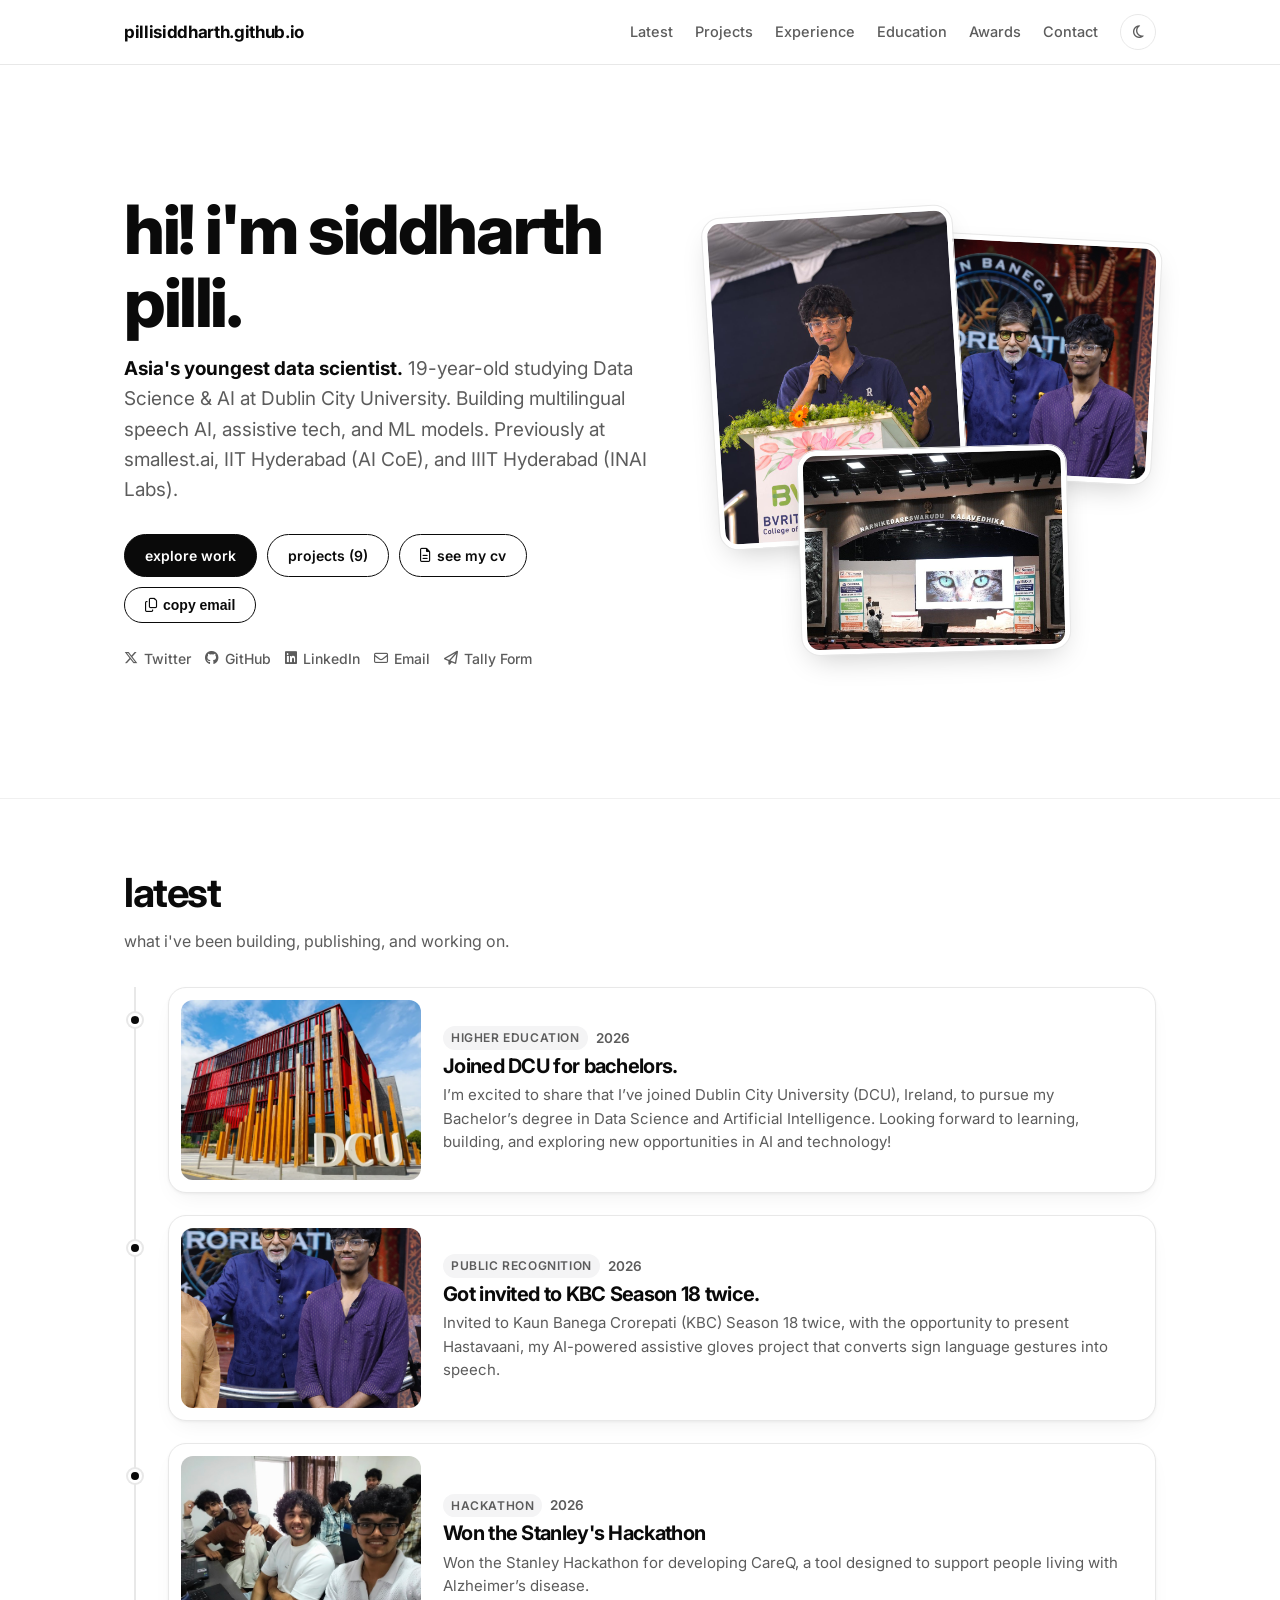
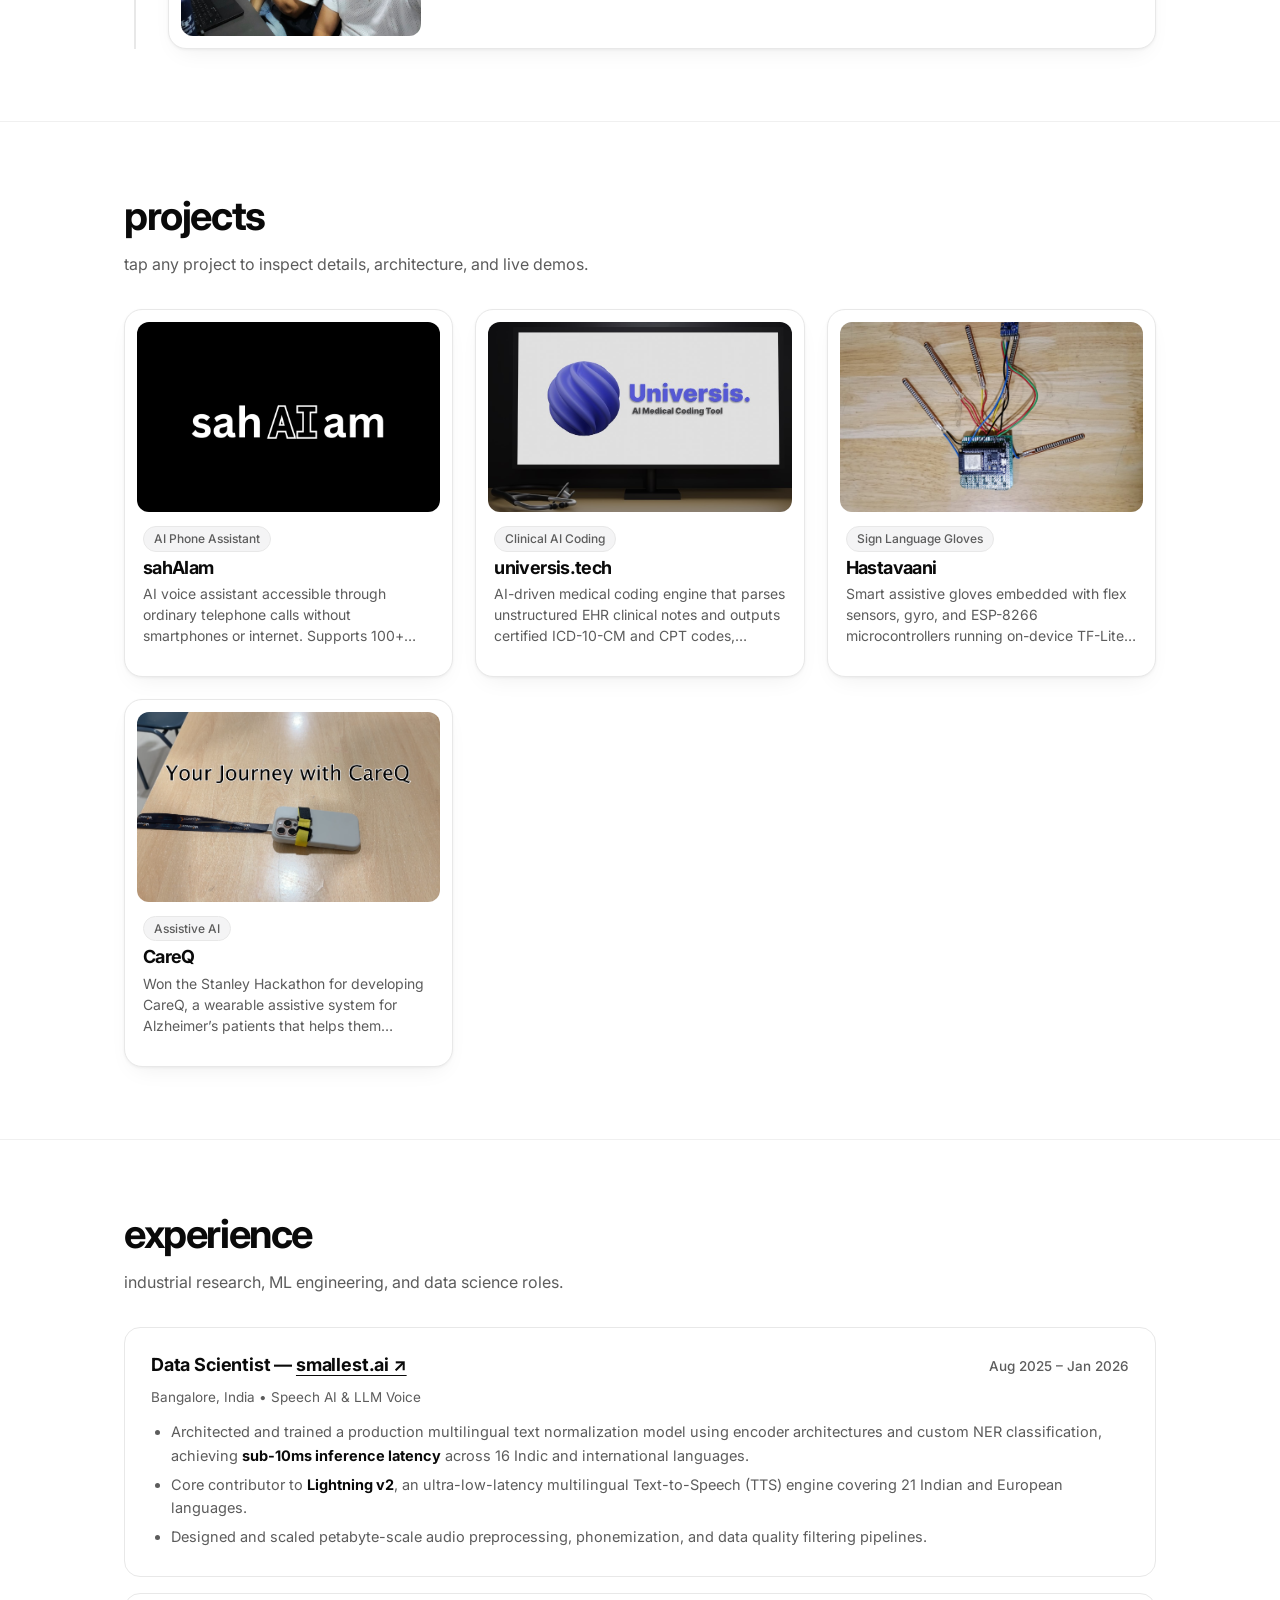
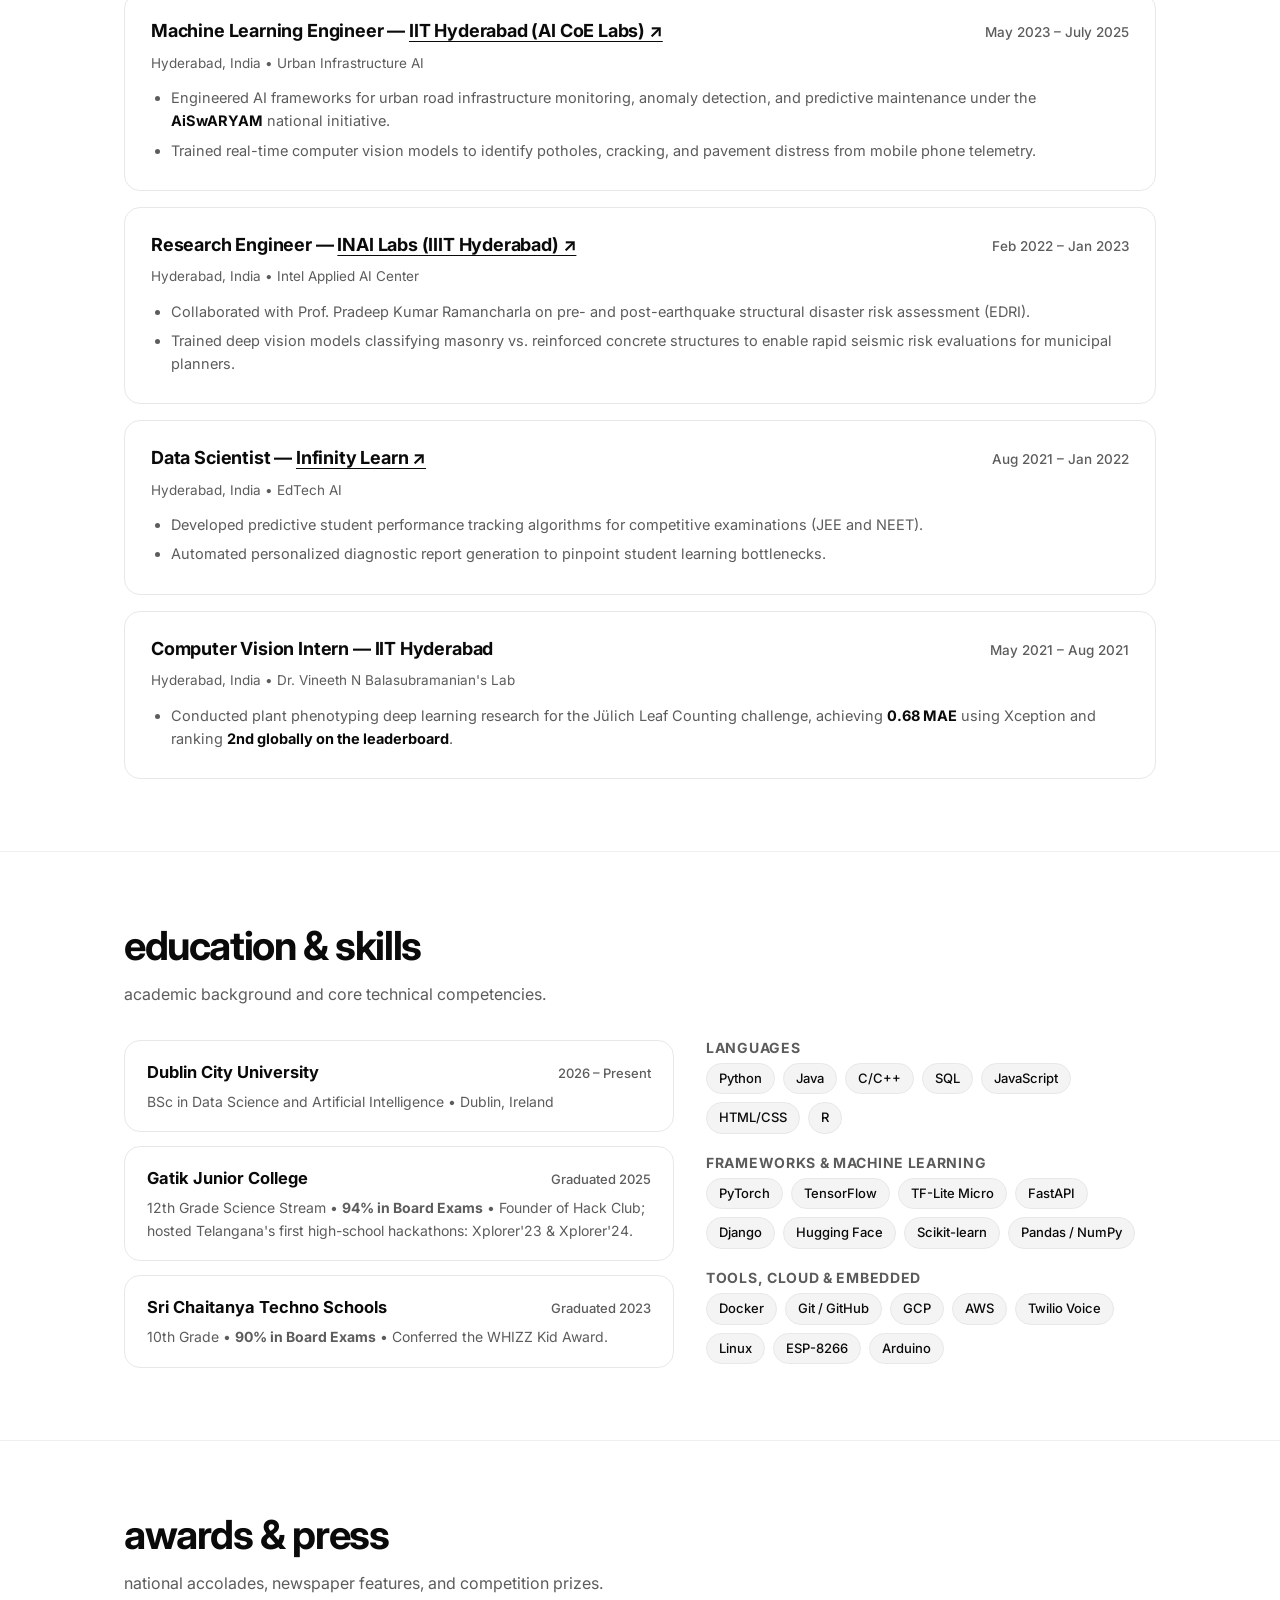
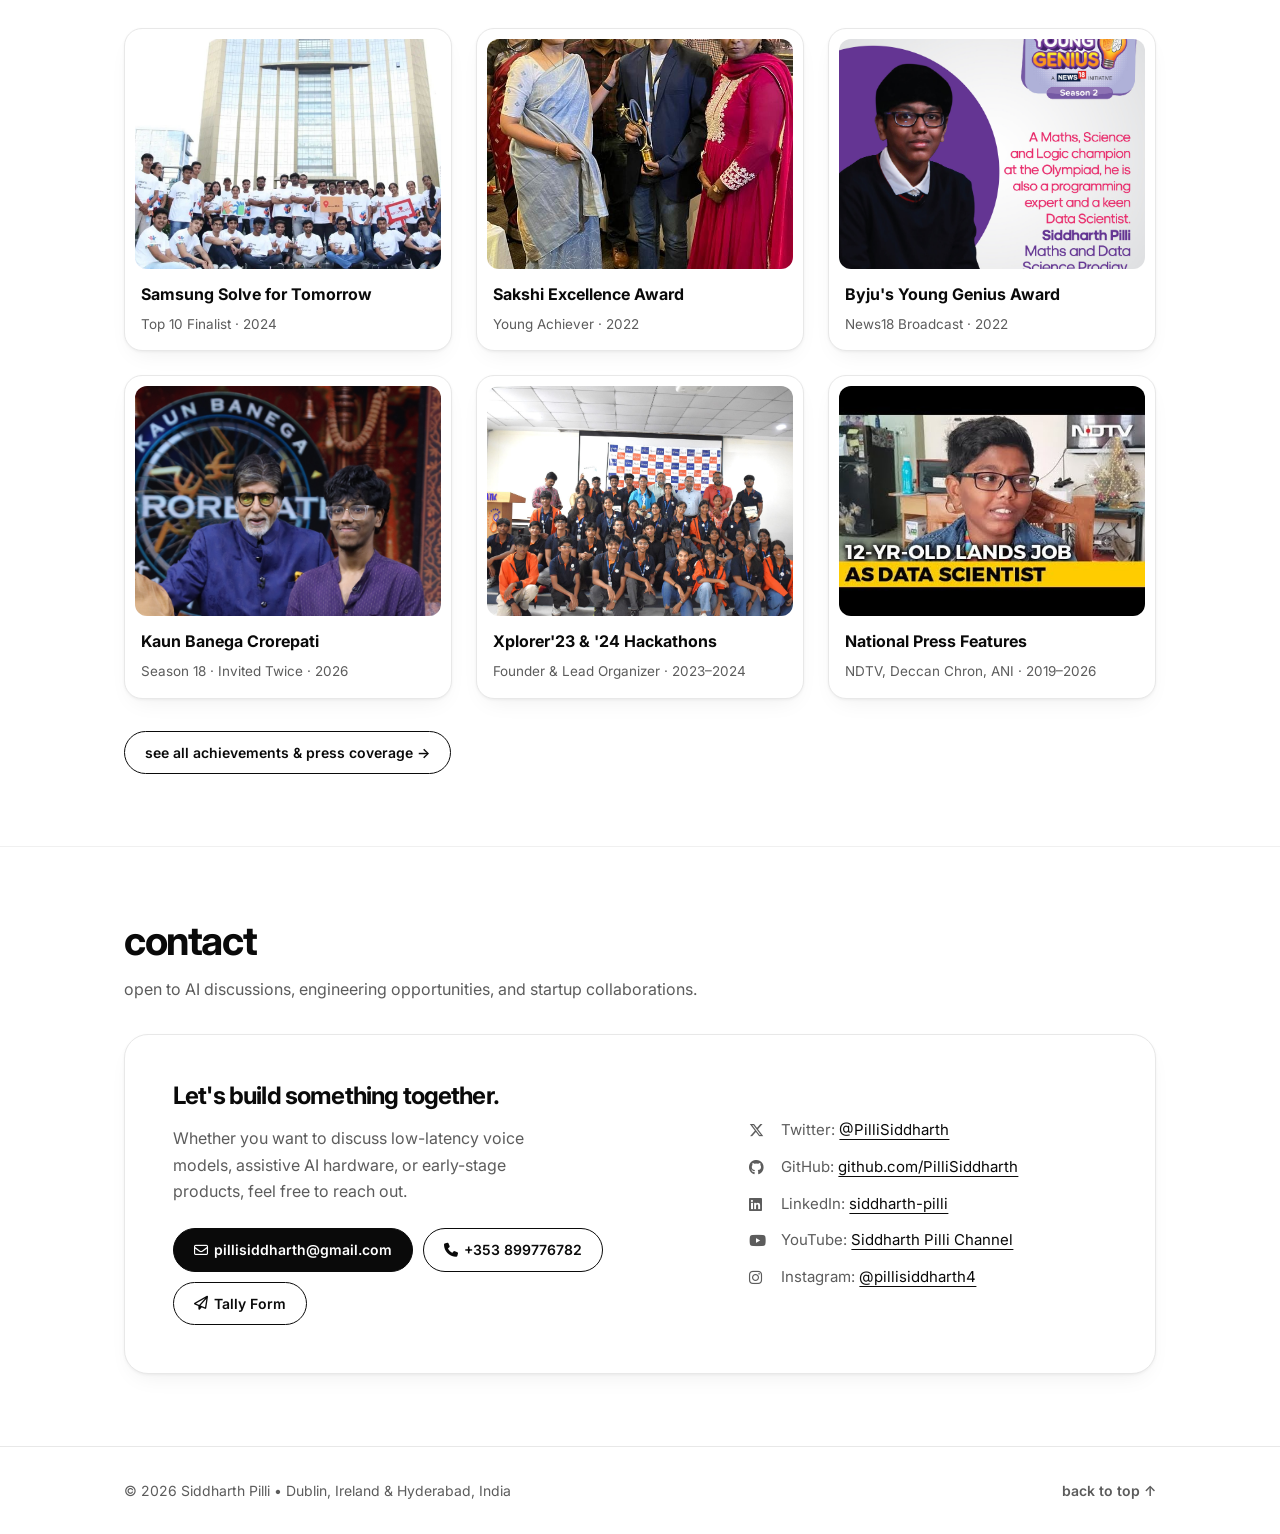
<file: index.html>
<!DOCTYPE html>
<html lang="en">
<head>
  <meta charset="utf-8">
  <meta name="viewport" content="width=device-width, initial-scale=1, viewport-fit=cover">
  <title>Siddharth Pilli — AI Researcher & Builder</title>
  <meta name="title" content="Siddharth Pilli — AI Researcher & Builder">
  <meta name="description" content="Asia's youngest data scientist. 19-year-old studying Data Science & AI at Dublin City University. Machine learning engineer & AI product builder (ex-smallest.ai, IIT Hyderabad, IIIT Hyderabad). Co-founder of sahAIam & universis.tech.">
  <meta name="author" content="Siddharth Pilli">
  <link rel="shortcut icon" href="assets/images/favicon.ico">

  <!-- Open Graph -->
  <meta property="og:type" content="website">
  <meta property="og:url" content="https://pillisiddharth.github.io/">
  <meta property="og:title" content="Siddharth Pilli — AI Researcher & Builder">
  <meta property="og:description" content="Asia's youngest data scientist. Dublin City University. ex-smallest.ai, IIT Hyderabad, IIIT Hyderabad. Co-founder of sahAIam & universis.tech.">
  <meta property="og:image" content="assets/uploads/sid.jpeg">
  <meta property="twitter:card" content="summary_large_image">
  <meta property="twitter:title" content="Siddharth Pilli — AI Researcher & Builder">
  <meta property="twitter:description" content="Asia's youngest data scientist. Machine learning engineer & AI product builder.">
  <meta property="twitter:image" content="assets/uploads/sid.jpeg">

  <!-- Fonts & Icons -->
  <link rel="preconnect" href="https://fonts.googleapis.com">
  <link rel="preconnect" href="https://fonts.gstatic.com" crossorigin>
  <link href="https://fonts.googleapis.com/css2?family=Inter:wght@300;400;500;600;700;800;900&family=JetBrains+Mono:wght@400;500&display=swap" rel="stylesheet">
  <link rel="stylesheet" href="https://cdnjs.cloudflare.com/ajax/libs/font-awesome/6.5.1/css/all.min.css">

  <style>
    :root {
      --t: 0.22s cubic-bezier(0.16, 1, 0.3, 1);
      --bg: #ffffff;
      --fg: #0a0a0a;
      --mut: #5c5c5c;
      --line: #e8e8e8;
      --line-subtle: #f0f0f0;
      --ph: #f5f5f7;
      --card-bg: #ffffff;
      --card-shadow: 0 1px 3px rgba(0,0,0,0.05), 0 10px 24px -10px rgba(0,0,0,0.08);
      --card-shadow-hover: 0 4px 12px rgba(0,0,0,0.08), 0 24px 44px -14px rgba(0,0,0,0.18);
      --pill-bg: #f4f4f5;
      --tag-bg: #f4f4f5;
      --accent: #0a0a0a;
      color-scheme: light;
      box-sizing: border-box;
      padding-top: env(safe-area-inset-top, 0px);
      padding-bottom: env(safe-area-inset-bottom, 0px);
    }

    [data-theme="dark"] {
      --bg: #0d0e11;
      --fg: #f4f4f6;
      --mut: #9fa2ac;
      --line: #22252c;
      --line-subtle: #191b20;
      --ph: #16181d;
      --card-bg: #13151a;
      --card-shadow: 0 1px 3px rgba(0,0,0,0.4), 0 10px 24px -10px rgba(0,0,0,0.5);
      --card-shadow-hover: 0 4px 16px rgba(0,0,0,0.6), 0 24px 48px -12px rgba(0,0,0,0.7);
      --pill-bg: #1c1e24;
      --tag-bg: #1c1e24;
      --accent: #f4f4f6;
      color-scheme: dark;
    }

    html {
      background: var(--bg);
      scroll-padding-top: calc(72px + env(safe-area-inset-top, 0px));
      scroll-behavior: smooth;
    }

    *, *::before, *::after {
      box-sizing: inherit;
    }

    body {
      margin: 0;
      background: var(--bg);
      color: var(--fg);
      font: 16px/1.65 'Inter', system-ui, -apple-system, BlinkMacSystemFont, sans-serif;
      transition: background-color var(--t), color var(--t);
      -webkit-font-smoothing: antialiased;
      -moz-osx-font-smoothing: grayscale;
    }

    a {
      color: inherit;
      text-decoration: none;
    }

    .wrap {
      max-width: 1080px;
      margin: 0 auto;
      padding: 0 24px;
    }

    /* Sticky Header */
    header {
      position: sticky;
      top: env(safe-area-inset-top, 0px);
      background: rgba(255, 255, 255, 0.92);
      backdrop-filter: saturate(180%) blur(16px);
      -webkit-backdrop-filter: saturate(180%) blur(16px);
      border-bottom: 1px solid var(--line);
      z-index: 50;
      transition: background-color var(--t), border-color var(--t);
    }

    [data-theme="dark"] header {
      background: rgba(13, 14, 17, 0.88);
    }

    header .wrap {
      display: flex;
      flex-wrap: wrap;
      gap: 12px 24px;
      align-items: center;
      justify-content: space-between;
      min-height: 64px;
    }

    .brand {
      font-weight: 700;
      font-size: 17px;
      letter-spacing: -0.02em;
      display: flex;
      align-items: center;
      gap: 8px;
    }

    .brand-dot {
      width: 8px;
      height: 8px;
      background: #10b981;
      border-radius: 50%;
      display: inline-block;
      box-shadow: 0 0 0 2px rgba(16, 185, 129, 0.2);
    }

    nav {
      display: flex;
      flex-wrap: wrap;
      align-items: center;
      gap: 8px 22px;
      color: var(--mut);
      font-size: 14.5px;
      font-weight: 500;
    }

    nav a {
      transition: color var(--t);
      position: relative;
    }

    nav a:hover {
      color: var(--fg);
    }

    .theme-toggle {
      all: unset;
      cursor: pointer;
      width: 34px;
      height: 34px;
      border-radius: 50%;
      display: flex;
      align-items: center;
      justify-content: center;
      color: var(--mut);
      border: 1px solid var(--line);
      transition: color var(--t), border-color var(--t), background-color var(--t);
    }

    .theme-toggle:hover {
      color: var(--fg);
      border-color: var(--fg);
      background: var(--pill-bg);
    }

    /* Section Styling */
    section {
      padding: 72px 0;
      border-bottom: 1px solid var(--line-subtle);
    }

    section:last-of-type {
      border-bottom: none;
    }

    h1, h2, h3, h4 {
      margin: 0 0 14px;
      letter-spacing: -0.035em;
      line-height: 1.08;
    }

    h1 {
      font-size: clamp(38px, 6.5vw, 68px);
      font-weight: 800;
    }

    h2 {
      font-size: clamp(28px, 4vw, 40px);
      font-weight: 700;
    }

    .sub {
      color: var(--mut);
      margin: 0 0 32px;
      font-size: 16px;
    }

    /* Hero Section */
    .hero {
      display: grid;
      grid-template-columns: 1.15fr 0.95fr;
      gap: 48px;
      align-items: center;
      padding-top: 56px;
      padding-bottom: 56px;
    }

    .lead {
      font-size: 19px;
      line-height: 1.6;
      max-width: 44ch;
      margin: 0 0 28px;
      color: var(--fg);
    }

    .lead-muted {
      color: var(--mut);
      font-weight: 400;
    }

    .pill-group {
      display: flex;
      flex-wrap: wrap;
      gap: 10px;
      margin-bottom: 24px;
    }

    .pill {
      display: inline-flex;
      align-items: center;
      gap: 6px;
      border-radius: 999px;
      padding: 9px 20px;
      font-size: 14px;
      font-weight: 600;
      border: 1px solid var(--fg);
      background: transparent;
      color: var(--fg);
      cursor: pointer;
      transition: background-color var(--t), color var(--t), transform var(--t), border-color var(--t);
    }

    .pill.solid {
      background: var(--fg);
      color: var(--bg);
    }

    .pill:hover {
      background: var(--fg);
      color: var(--bg);
      transform: translateY(-1px);
    }

    .pill.solid:hover {
      background: transparent;
      color: var(--fg);
    }

    .hero-socials {
      display: flex;
      flex-wrap: wrap;
      gap: 14px;
      color: var(--mut);
      font-size: 14px;
      font-weight: 500;
    }

    .hero-socials a {
      display: inline-flex;
      align-items: center;
      gap: 6px;
      transition: color var(--t);
    }

    .hero-socials a:hover {
      color: var(--fg);
    }

    /* Interactive Collage */
    .collage {
      position: relative;
      height: 440px;
      width: 100%;
    }

    .tile {
      all: unset;
      cursor: pointer;
      position: absolute;
      border-radius: 18px;
      overflow: hidden;
      border: 5px solid var(--bg);
      outline: 1px solid var(--line);
      background: var(--ph);
      box-shadow: 0 12px 30px -10px rgba(0,0,0,0.22);
      transition: transform 0.35s cubic-bezier(0.16, 1, 0.3, 1), box-shadow 0.35s ease, z-index 0.35s ease;
    }

    .tile:focus-visible,
    .card:focus-visible,
    .btn:focus-visible,
    .fr:focus-visible,
    .post:focus-visible {
      outline: 3px solid var(--fg);
      outline-offset: 3px;
    }

    .t1 {
      width: 54%;
      aspect-ratio: 3/4;
      left: 0;
      top: 0;
      transform: rotate(-3.5deg);
      z-index: 2;
    }

    .t2 {
      width: 52%;
      aspect-ratio: 1;
      right: 0;
      top: 6%;
      transform: rotate(3deg);
      z-index: 1;
    }

    .t3 {
      width: 58%;
      aspect-ratio: 4/3;
      left: 20%;
      bottom: 0;
      transform: rotate(-1.5deg);
      z-index: 3;
    }

    .tile:hover {
      z-index: 10;
      transform: rotate(0deg) scale(1.05);
      box-shadow: 0 24px 48px -12px rgba(0,0,0,0.4);
    }

    .tile-overlay {
      position: absolute;
      inset: 0;
      background: linear-gradient(180deg, transparent 60%, rgba(0,0,0,0.7) 100%);
      opacity: 0;
      transition: opacity var(--t);
      display: flex;
      align-items: flex-end;
      padding: 14px 16px;
      color: #fff;
      font-size: 13px;
      font-weight: 600;
    }

    .tile:hover .tile-overlay {
      opacity: 1;
    }

    .ph {
      background: var(--ph);
      width: 100%;
      height: 100%;
      display: flex;
      align-items: center;
      justify-content: center;
      color: var(--mut);
      font-size: 13px;
    }

    .ph img, .thumb img, .im img, .big img, .tile img {
      width: 100%;
      height: 100%;
      object-fit: cover;
      display: block;
    }

    /* Timeline Section (#latest) */
    .tl {
      display: grid;
      gap: 22px;
      padding-left: 32px;
      border-left: 2px solid var(--line);
      margin-left: 10px;
      position: relative;
    }

    .ev {
      position: relative;
    }

    .ev::before {
      content: "";
      position: absolute;
      left: -40px;
      top: 26px;
      width: 14px;
      height: 14px;
      border-radius: 50%;
      background: var(--fg);
      border: 3px solid var(--bg);
      box-shadow: 0 0 0 2px var(--line);
      transition: transform var(--t), background-color var(--t);
    }

    .ev:hover::before {
      transform: scale(1.2);
    }

    .post {
      all: unset;
      box-sizing: border-box;
      cursor: pointer;
      display: grid;
      grid-template-columns: 240px 1fr;
      gap: 22px;
      padding: 12px;
      border-radius: 18px;
      overflow: hidden;
      width: 100%;
      background: var(--card-bg);
      border: 1px solid var(--line);
      box-shadow: var(--card-shadow);
      transition: transform var(--t), box-shadow var(--t), border-color var(--t);
    }

    .post:hover {
      transform: translateY(-4px);
      box-shadow: var(--card-shadow-hover);
      border-color: var(--fg);
    }

    .post .im {
      aspect-ratio: 4/3;
      border-radius: 12px;
      overflow: hidden;
      background: var(--ph);
    }

    .post .tx {
      padding: 10px 16px 10px 0;
      align-self: center;
    }

    .post-meta {
      display: flex;
      align-items: center;
      gap: 8px;
      margin-bottom: 6px;
    }

    .post-tag {
      font-size: 12px;
      font-weight: 600;
      text-transform: uppercase;
      letter-spacing: 0.05em;
      padding: 2px 8px;
      border-radius: 999px;
      background: var(--tag-bg);
      color: var(--mut);
    }

    .post .dt {
      color: var(--mut);
      font-weight: 600;
      font-size: 13.5px;
    }

    .post h3 {
      margin: 2px 0 6px;
      font-size: 20px;
      font-weight: 700;
    }

    .post p {
      margin: 0;
      color: var(--mut);
      font-size: 15px;
      line-height: 1.55;
    }

    /* Projects Grid Section (#projects) */
    .cards {
      display: grid;
      grid-template-columns: repeat(3, 1fr);
      gap: 22px;
    }

    .card {
      all: unset;
      box-sizing: border-box;
      cursor: pointer;
      display: flex;
      flex-direction: column;
      padding: 12px;
      border-radius: 18px;
      overflow: hidden;
      background: var(--card-bg);
      border: 1px solid var(--line);
      box-shadow: var(--card-shadow);
      transition: transform var(--t), box-shadow var(--t), border-color var(--t);
    }

    .card:hover {
      transform: translateY(-6px);
      box-shadow: var(--card-shadow-hover);
      border-color: var(--fg);
    }

    .thumb {
      aspect-ratio: 16/10;
      background: var(--ph);
      border-radius: 12px;
      overflow: hidden;
    }

    .cb {
      padding: 14px 6px 6px;
      display: flex;
      flex-direction: column;
      flex-grow: 1;
    }

    .cb-top {
      display: flex;
      justify-content: space-between;
      align-items: center;
      margin-bottom: 6px;
    }

    .cb h3 {
      margin: 0 0 6px;
      font-size: 18px;
      font-weight: 700;
    }

    .cb p {
      margin: 0 0 12px;
      color: var(--mut);
      font-size: 14px;
      line-height: 1.5;
      display: -webkit-box;
      -webkit-line-clamp: 3;
      -webkit-box-orient: vertical;
      overflow: hidden;
      flex-grow: 1;
    }

    .chip {
      display: inline-block;
      background: var(--tag-bg);
      border: 1px solid var(--line);
      border-radius: 999px;
      padding: 2px 10px;
      font-size: 12px;
      font-weight: 500;
      color: var(--mut);
    }

    /* Experience Section (#experience) */
    .exp-list {
      display: grid;
      gap: 16px;
    }

    .exp-item {
      padding: 22px 26px;
      border-radius: 16px;
      border: 1px solid var(--line);
      background: var(--card-bg);
      transition: border-color var(--t), box-shadow var(--t);
    }

    .exp-item:hover {
      border-color: var(--fg);
      box-shadow: var(--card-shadow);
    }

    .exp-header {
      display: flex;
      flex-wrap: wrap;
      justify-content: space-between;
      align-items: baseline;
      gap: 6px 16px;
      margin-bottom: 6px;
    }

    .exp-role {
      font-size: 18px;
      font-weight: 700;
      letter-spacing: -0.01em;
    }

    .exp-role a {
      color: inherit;
      text-decoration: underline;
      text-underline-offset: 4px;
    }

    .exp-period {
      font-size: 13.5px;
      color: var(--mut);
      font-weight: 500;
    }

    .exp-location {
      font-size: 13.5px;
      color: var(--mut);
      margin-bottom: 12px;
    }

    .exp-bullets {
      margin: 0;
      padding-left: 20px;
      color: var(--mut);
      font-size: 14.5px;
      line-height: 1.6;
    }

    .exp-bullets li {
      margin-bottom: 6px;
    }

    .exp-bullets li strong {
      color: var(--fg);
    }

    /* Education & Skills Section */
    .edu-grid {
      display: grid;
      grid-template-columns: 1.1fr 0.9fr;
      gap: 32px;
    }

    .edu-list {
      display: grid;
      gap: 14px;
    }

    .edu-card {
      padding: 18px 22px;
      border-radius: 16px;
      border: 1px solid var(--line);
      background: var(--card-bg);
    }

    .edu-school {
      font-weight: 700;
      font-size: 16.5px;
      display: flex;
      justify-content: space-between;
      align-items: baseline;
    }

    .edu-date {
      font-size: 13px;
      color: var(--mut);
      font-weight: 500;
    }

    .edu-detail {
      font-size: 14px;
      color: var(--mut);
      margin-top: 4px;
    }

    .skills-block {
      display: grid;
      gap: 18px;
    }

    .skill-cat h4 {
      font-size: 14px;
      text-transform: uppercase;
      letter-spacing: 0.05em;
      color: var(--mut);
      margin-bottom: 8px;
    }

    .skill-tags {
      display: flex;
      flex-wrap: wrap;
      gap: 8px;
    }

    .skill-pill {
      font-size: 13px;
      font-weight: 500;
      padding: 4px 12px;
      background: var(--pill-bg);
      border: 1px solid var(--line);
      border-radius: 999px;
    }

    /* Awards Wall Section (#awards) */
    .wall {
      display: grid;
      grid-template-columns: repeat(3, 1fr);
      gap: 24px;
    }

    .fr {
      all: unset;
      box-sizing: border-box;
      cursor: pointer;
      display: block;
      border-radius: 18px;
      padding: 10px;
      background: var(--card-bg);
      border: 1px solid var(--line);
      box-shadow: var(--card-shadow);
      transition: transform var(--t), box-shadow var(--t), border-color var(--t);
    }

    .fr .im {
      aspect-ratio: 4/3;
      border-radius: 12px;
      overflow: hidden;
      background: var(--ph);
    }

    .fr:hover {
      transform: translateY(-6px);
      box-shadow: var(--card-shadow-hover);
      border-color: var(--fg);
    }

    .plaque {
      padding: 12px 6px 4px;
    }

    .plaque b {
      display: block;
      font-size: 16px;
      font-weight: 700;
      margin-bottom: 3px;
    }

    .plaque span {
      color: var(--mut);
      font-size: 13.5px;
    }

    /* Contact Section (#contact) */
    .contact-box {
      background: var(--card-bg);
      border: 1px solid var(--line);
      border-radius: 24px;
      padding: 48px;
      display: grid;
      grid-template-columns: 1.2fr 0.8fr;
      gap: 40px;
      align-items: center;
      box-shadow: var(--card-shadow);
    }

    .contact-links {
      display: flex;
      flex-direction: column;
      gap: 12px;
    }

    .contact-item {
      display: flex;
      align-items: center;
      gap: 12px;
      font-size: 15px;
      color: var(--mut);
    }

    .contact-item a {
      color: var(--fg);
      text-decoration: underline;
      text-underline-offset: 4px;
    }

    /* Footer */
    footer {
      border-top: 1px solid var(--line);
      padding: 32px 0;
      color: var(--mut);
      font-size: 14px;
    }

    footer .wrap {
      display: flex;
      justify-content: space-between;
      align-items: center;
      flex-wrap: wrap;
      gap: 12px;
    }

    /* Interactive Fullscreen Viewer (#viewer) */
    #viewer {
      position: fixed;
      inset: 0;
      background: rgba(0, 0, 0, 0.7);
      backdrop-filter: blur(12px);
      -webkit-backdrop-filter: blur(12px);
      z-index: 100;
      overflow-y: auto;
      padding: 32px 20px;
      display: flex;
      align-items: center;
      justify-content: center;
    }

    #viewer[hidden] {
      display: none !important;
    }

    .viewer-dialog {
      background: var(--bg);
      color: var(--fg);
      border-radius: 24px;
      border: 1px solid var(--line);
      box-shadow: 0 32px 72px -16px rgba(0,0,0,0.4);
      max-width: 1080px;
      width: 100%;
      overflow: hidden;
      animation: modalPop 0.25s cubic-bezier(0.16, 1, 0.3, 1);
    }

    @keyframes modalPop {
      from { transform: scale(0.96); opacity: 0; }
      to { transform: scale(1); opacity: 1; }
    }

    .vbar {
      display: flex;
      justify-content: space-between;
      align-items: center;
      padding: 16px 24px;
      border-bottom: 1px solid var(--line);
      color: var(--mut);
      font-size: 14px;
      font-weight: 500;
    }

    .vbody {
      display: grid;
      grid-template-columns: 1.4fr 1fr;
      gap: 36px;
      padding: 32px 28px;
      align-items: start;
    }

    .big {
      aspect-ratio: 4/3;
      border-radius: 16px;
      overflow: hidden;
      background: var(--ph);
      border: 1px solid var(--line);
    }

    .big img {
      width: 100%;
      height: 100%;
      object-fit: contain;
      background: #000;
    }

    .vinfo h2 {
      margin: 10px 0 12px;
      font-size: 26px;
      font-weight: 700;
    }

    .vinfo p {
      color: var(--mut);
      font-size: 15px;
      line-height: 1.6;
      margin: 0 0 20px;
    }

    .tog {
      display: flex;
      gap: 8px;
      margin: 0 0 24px;
    }

    .btn {
      all: unset;
      cursor: pointer;
      border: 1px solid var(--fg);
      border-radius: 999px;
      padding: 7px 18px;
      font-weight: 600;
      font-size: 13.5px;
      color: var(--fg);
      transition: background-color var(--t), color var(--t);
    }

    .btn:hover, .btn[aria-pressed="true"] {
      background: var(--fg);
      color: var(--bg);
    }

    .nav2 {
      display: flex;
      gap: 10px;
      margin-top: 24px;
      padding-top: 20px;
      border-top: 1px solid var(--line);
    }

    /* Micro-interactions & animations */
    .card, .post, .tile, .fr {
      transition: transform var(--t), box-shadow var(--t), border-color var(--t);
    }

    .thumb>*, .post .im>*, .fr .im>* {
      transition: transform 0.4s cubic-bezier(0.16, 1, 0.3, 1);
    }

    .card:hover .thumb>*, .post:hover .im>*, .fr:hover .im>* {
      transform: scale(1.05);
    }

    /* Toast Notification */
    .toast {
      position: fixed;
      bottom: 24px;
      left: 50%;
      transform: translateX(-50%) translateY(100px);
      background: var(--fg);
      color: var(--bg);
      padding: 10px 22px;
      border-radius: 999px;
      font-size: 14px;
      font-weight: 600;
      z-index: 200;
      opacity: 0;
      pointer-events: none;
      transition: transform 0.3s cubic-bezier(0.16, 1, 0.3, 1), opacity 0.3s ease;
      box-shadow: 0 8px 24px rgba(0,0,0,0.25);
    }

    .toast.show {
      transform: translateX(-50%) translateY(0);
      opacity: 1;
    }

    /* Responsive */
    @media (max-width: 860px) {
      .hero {
        grid-template-columns: 1fr;
        padding-top: 32px;
        gap: 36px;
      }

      .collage {
        height: 350px;
      }

      .vbody {
        grid-template-columns: 1fr;
        gap: 24px;
        padding: 20px;
      }

      .cards {
        grid-template-columns: repeat(2, 1fr);
      }

      .post {
        grid-template-columns: 1fr;
      }

      .post .im {
        aspect-ratio: 16/9;
      }

      .wall {
        grid-template-columns: repeat(2, 1fr);
        gap: 16px;
      }

      .edu-grid {
        grid-template-columns: 1fr;
      }

      .contact-box {
        grid-template-columns: 1fr;
        padding: 32px 24px;
      }
    }

    @media (max-width: 580px) {
      .cards {
        grid-template-columns: 1fr;
      }

      .wall {
        grid-template-columns: 1fr;
      }

      .collage {
        height: 300px;
      }
    }
  </style>
</head>

<body>
  <!-- Header Navigation -->
  <header>
    <div class="wrap">
      <a href="#top" class="brand">
        <b>pillisiddharth.github.io</b>
      </a>
      <nav>
        <a href="#latest">Latest</a>
        <a href="#projects">Projects</a>
        <a href="#experience">Experience</a>
        <a href="#education">Education</a>
        <a href="#awards">Awards</a>
        <a href="#contact">Contact</a>
        <button class="theme-toggle" id="theme-btn" aria-label="Toggle Dark Mode" title="Toggle theme">
          <i class="fa-regular fa-moon" id="theme-icon"></i>
        </button>
      </nav>
    </div>
  </header>

  <main id="top">
    <!-- Hero Section -->
    <section>
      <div class="wrap hero">
        <div>
          <h1>hi! i'm siddharth pilli.</h1>
          <p class="lead">
            <b>Asia's youngest data scientist.</b> <span class="lead-muted">19-year-old studying Data Science &amp; AI at Dublin City University. Building multilingual speech AI, assistive tech, and ML models. Previously at smallest.ai, IIT Hyderabad (AI CoE), and IIIT Hyderabad (INAI Labs).</span>
          </p>

          <div class="pill-group">
            <a class="pill solid" href="#latest">explore work</a>
            <a class="pill" href="#projects">projects (9)</a>
            <a class="pill" href="assets/uploads/resume.pdf" target="_blank"><i class="fa-regular fa-file-lines"></i> see my cv</a>
            <button class="pill" id="copy-email-btn" type="button"><i class="fa-regular fa-copy"></i> copy email</button>
          </div>

          <div class="hero-socials">
            <a href="https://twitter.com/PilliSiddharth" target="_blank" rel="noopener"><i class="fa-brands fa-x-twitter"></i> Twitter</a>
            <a href="https://github.com/PilliSiddharth" target="_blank" rel="noopener"><i class="fa-brands fa-github"></i> GitHub</a>
            <a href="https://www.linkedin.com/in/siddharth-pilli-583190268/" target="_blank" rel="noopener"><i class="fa-brands fa-linkedin"></i> LinkedIn</a>
            <a href="mailto:pillisiddharth@gmail.com"><i class="fa-regular fa-envelope"></i> Email</a>
            <a href="https://tally.so/r/wkNJpo" target="_blank" rel="noopener"><i class="fa-regular fa-paper-plane"></i> Tally Form</a>
          </div>
        </div>

        <!-- Interactive Floating Collage with Real Photos -->
        <div class="collage" id="collage" aria-label="Photo collage of Siddharth Pilli"></div>
      </div>
    </section>

    <!-- Latest Updates Section -->
    <section id="latest">
      <div class="wrap">
        <h2>latest</h2>
        <p class="sub">what i've been building, publishing, and working on.</p>
        <div class="tl" id="tl"></div>
      </div>
    </section>

    <!-- Selected Projects Section -->
    <section id="projects">
      <div class="wrap">
        <h2>projects</h2>
        <p class="sub">tap any project to inspect details, architecture, and live demos.</p>
        <div class="cards" id="cards"></div>
      </div>
    </section>

    <!-- Work & Research Experience Section -->
    <section id="experience">
      <div class="wrap">
        <h2>experience</h2>
        <p class="sub">industrial research, ML engineering, and data science roles.</p>
        <div class="exp-list">
          <div class="exp-item">
            <div class="exp-header">
              <span class="exp-role">Data Scientist — <a href="https://smallest.ai" target="_blank" rel="noopener">smallest.ai ↗</a></span>
              <span class="exp-period">Aug 2025 – Jan 2026</span>
            </div>
            <div class="exp-location">Bangalore, India • Speech AI &amp; LLM Voice</div>
            <ul class="exp-bullets">
              <li>Architected and trained a production multilingual text normalization model using encoder architectures and custom NER classification, achieving <strong>sub-10ms inference latency</strong> across 16 Indic and international languages.</li>
              <li>Core contributor to <strong>Lightning v2</strong>, an ultra-low-latency multilingual Text-to-Speech (TTS) engine covering 21 Indian and European languages.</li>
              <li>Designed and scaled petabyte-scale audio preprocessing, phonemization, and data quality filtering pipelines.</li>
            </ul>
          </div>

          <div class="exp-item">
            <div class="exp-header">
              <span class="exp-role">Machine Learning Engineer — <a href="https://aiswaryam.ai.iith.ac.in/" target="_blank" rel="noopener">IIT Hyderabad (AI CoE Labs) ↗</a></span>
              <span class="exp-period">May 2023 – July 2025</span>
            </div>
            <div class="exp-location">Hyderabad, India • Urban Infrastructure AI</div>
            <ul class="exp-bullets">
              <li>Engineered AI frameworks for urban road infrastructure monitoring, anomaly detection, and predictive maintenance under the <strong>AiSwARYAM</strong> national initiative.</li>
              <li>Trained real-time computer vision models to identify potholes, cracking, and pavement distress from mobile phone telemetry.</li>
            </ul>
          </div>

          <div class="exp-item">
            <div class="exp-header">
              <span class="exp-role">Research Engineer — <a href="https://blogs.iiit.ac.in/edri/" target="_blank" rel="noopener">INAI Labs (IIIT Hyderabad) ↗</a></span>
              <span class="exp-period">Feb 2022 – Jan 2023</span>
            </div>
            <div class="exp-location">Hyderabad, India • Intel Applied AI Center</div>
            <ul class="exp-bullets">
              <li>Collaborated with Prof. Pradeep Kumar Ramancharla on pre- and post-earthquake structural disaster risk assessment (EDRI).</li>
              <li>Trained deep vision models classifying masonry vs. reinforced concrete structures to enable rapid seismic risk evaluations for municipal planners.</li>
            </ul>
          </div>

          <div class="exp-item">
            <div class="exp-header">
              <span class="exp-role">Data Scientist — <a href="https://infinitylearn.com/" target="_blank" rel="noopener">Infinity Learn ↗</a></span>
              <span class="exp-period">Aug 2021 – Jan 2022</span>
            </div>
            <div class="exp-location">Hyderabad, India • EdTech AI</div>
            <ul class="exp-bullets">
              <li>Developed predictive student performance tracking algorithms for competitive examinations (JEE and NEET).</li>
              <li>Automated personalized diagnostic report generation to pinpoint student learning bottlenecks.</li>
            </ul>
          </div>

          <div class="exp-item">
            <div class="exp-header">
              <span class="exp-role">Computer Vision Intern — IIT Hyderabad</span>
              <span class="exp-period">May 2021 – Aug 2021</span>
            </div>
            <div class="exp-location">Hyderabad, India • Dr. Vineeth N Balasubramanian's Lab</div>
            <ul class="exp-bullets">
              <li>Conducted plant phenotyping deep learning research for the Jülich Leaf Counting challenge, achieving <strong>0.68 MAE</strong> using Xception and ranking <strong>2nd globally on the leaderboard</strong>.</li>
            </ul>
          </div>
        </div>
      </div>
    </section>

    <!-- Education & Skills Section -->
    <section id="education">
      <div class="wrap">
        <h2>education &amp; skills</h2>
        <p class="sub">academic background and core technical competencies.</p>
        <div class="edu-grid">
          <div class="edu-list">
            <div class="edu-card">
              <div class="edu-school">
                <span>Dublin City University</span>
                <span class="edu-date">2026 – Present</span>
              </div>
              <div class="edu-detail">BSc in Data Science and Artificial Intelligence • Dublin, Ireland</div>
            </div>

            <div class="edu-card">
              <div class="edu-school">
                <span>Gatik Junior College</span>
                <span class="edu-date">Graduated 2025</span>
              </div>
              <div class="edu-detail">12th Grade Science Stream • <strong>94% in Board Exams</strong> • Founder of Hack Club; hosted Telangana's first high-school hackathons: Xplorer'23 &amp; Xplorer'24.</div>
            </div>

            <div class="edu-card">
              <div class="edu-school">
                <span>Sri Chaitanya Techno Schools</span>
                <span class="edu-date">Graduated 2023</span>
              </div>
              <div class="edu-detail">10th Grade • <strong>90% in Board Exams</strong> • Conferred the WHIZZ Kid Award.</div>
            </div>
          </div>

          <div class="skills-block">
            <div class="skill-cat">
              <h4>Languages</h4>
              <div class="skill-tags">
                <span class="skill-pill">Python</span>
                <span class="skill-pill">Java</span>
                <span class="skill-pill">C/C++</span>
                <span class="skill-pill">SQL</span>
                <span class="skill-pill">JavaScript</span>
                <span class="skill-pill">HTML/CSS</span>
                <span class="skill-pill">R</span>
              </div>
            </div>

            <div class="skill-cat">
              <h4>Frameworks &amp; Machine Learning</h4>
              <div class="skill-tags">
                <span class="skill-pill">PyTorch</span>
                <span class="skill-pill">TensorFlow</span>
                <span class="skill-pill">TF-Lite Micro</span>
                <span class="skill-pill">FastAPI</span>
                <span class="skill-pill">Django</span>
                <span class="skill-pill">Hugging Face</span>
                <span class="skill-pill">Scikit-learn</span>
                <span class="skill-pill">Pandas / NumPy</span>
              </div>
            </div>

            <div class="skill-cat">
              <h4>Tools, Cloud &amp; Embedded</h4>
              <div class="skill-tags">
                <span class="skill-pill">Docker</span>
                <span class="skill-pill">Git / GitHub</span>
                <span class="skill-pill">GCP</span>
                <span class="skill-pill">AWS</span>
                <span class="skill-pill">Twilio Voice</span>
                <span class="skill-pill">Linux</span>
                <span class="skill-pill">ESP-8266</span>
                <span class="skill-pill">Arduino</span>
              </div>
            </div>
          </div>
        </div>
      </div>
    </section>

    <!-- Awards & Press Wall Section -->
    <section id="awards">
      <div class="wrap">
        <h2>awards &amp; press</h2>
        <p class="sub">national accolades, newspaper features, and competition prizes.</p>
        <div class="wall" id="wall" style="margin-bottom:32px"></div>
        <a class="pill" href="achievements/index.html">see all achievements &amp; press coverage &rarr;</a>
      </div>
    </section>

    <!-- Contact Section -->
    <section id="contact">
      <div class="wrap">
        <h2>contact</h2>
        <p class="sub">open to AI discussions, engineering opportunities, and startup collaborations.</p>
        
        <div class="contact-box">
          <div>
            <h3 style="font-size:24px; margin-bottom:8px">Let's build something together.</h3>
            <p style="color:var(--mut); margin-bottom:24px; max-width:38ch">
              Whether you want to discuss low-latency voice models, assistive AI hardware, or early-stage products, feel free to reach out.
            </p>
            <div class="pill-group" style="margin-bottom:0">
              <a class="pill solid" href="mailto:pillisiddharth@gmail.com"><i class="fa-regular fa-envelope"></i> pillisiddharth@gmail.com</a>
              <a class="pill" href="tel:+353899776782"><i class="fa-solid fa-phone"></i> +353 899776782</a>
              <a class="pill" href="https://tally.so/r/wkNJpo" target="_blank" rel="noopener"><i class="fa-regular fa-paper-plane"></i> Tally Form</a>
            </div>
          </div>

          <div class="contact-links">
            <div class="contact-item">
              <i class="fa-brands fa-x-twitter" style="width:20px"></i>
              <span>Twitter: <a href="https://twitter.com/PilliSiddharth" target="_blank" rel="noopener">@PilliSiddharth</a></span>
            </div>
            <div class="contact-item">
              <i class="fa-brands fa-github" style="width:20px"></i>
              <span>GitHub: <a href="https://github.com/PilliSiddharth" target="_blank" rel="noopener">github.com/PilliSiddharth</a></span>
            </div>
            <div class="contact-item">
              <i class="fa-brands fa-linkedin" style="width:20px"></i>
              <span>LinkedIn: <a href="https://www.linkedin.com/in/siddharth-pilli-583190268/" target="_blank" rel="noopener">siddharth-pilli</a></span>
            </div>
            <div class="contact-item">
              <i class="fa-brands fa-youtube" style="width:20px"></i>
              <span>YouTube: <a href="https://www.youtube.com/channel/UCH4gQqET_tbqjTaJB3rzZ9g" target="_blank" rel="noopener">Siddharth Pilli Channel</a></span>
            </div>
            <div class="contact-item">
              <i class="fa-brands fa-instagram" style="width:20px"></i>
              <span>Instagram: <a href="https://www.instagram.com/pillisiddharth4/" target="_blank" rel="noopener">@pillisiddharth4</a></span>
            </div>
          </div>
        </div>
      </div>
    </section>
  </main>

  <footer>
    <div class="wrap">
      <div>© <span id="year">2026</span> Siddharth Pilli • Dublin, Ireland &amp; Hyderabad, India</div>
      <div><a href="#top" style="color:var(--mut); font-weight:600">back to top &uarr;</a></div>
    </div>
  </footer>

  <!-- Toast Notification -->
  <div class="toast" id="toast">Email copied to clipboard!</div>

  <!-- Interactive Modal Viewer -->
  <div id="viewer" hidden role="dialog" aria-modal="true" aria-label="Project and Photo Viewer">
    <div class="viewer-dialog">
      <div class="vbar">
        <span id="vno">1 / 9</span>
        <button class="btn" id="close" type="button" aria-label="Close modal">Close (Esc)</button>
      </div>
      <div class="vbody">
        <div class="big" id="big"></div>
        <div class="vinfo">
          <span class="chip" id="vtag"></span>
          <h2 id="vtitle"></h2>
          <p id="vdesc"></p>
          <div class="tog" id="tog"></div>
          <p id="vlink-wrap" style="margin-top:16px">
            <a class="pill solid" id="vlink" href="#" target="_blank" rel="noopener">
              <span>check it out</span> <i class="fa-solid fa-arrow-up-right-from-square"></i>
            </a>
          </p>
          <div class="nav2">
            <button class="btn" id="prev" type="button">&larr; Prev</button>
            <button class="btn" id="next" type="button">Next &rarr;</button>
          </div>
        </div>
      </div>
    </div>
  </div>

  <script>
    // Theme switcher (dark / light)
    var themeBtn = document.getElementById("theme-btn");
    var themeIcon = document.getElementById("theme-icon");
    function setTheme(dark) {
      if (dark) {
        document.documentElement.setAttribute("data-theme", "dark");
        themeIcon.className = "fa-regular fa-sun";
        localStorage.setItem("theme", "dark");
      } else {
        document.documentElement.removeAttribute("data-theme");
        themeIcon.className = "fa-regular fa-moon";
        localStorage.setItem("theme", "light");
      }
    }
    var savedTheme = localStorage.getItem("theme");
    if (savedTheme === "dark") {
      setTheme(true);
    } else {
      setTheme(false);
    }
    themeBtn.onclick = function() {
      var isDark = document.documentElement.getAttribute("data-theme") === "dark";
      setTheme(!isDark);
    };

    // Copy email with toast feedback
    var copyBtn = document.getElementById("copy-email-btn");
    var toast = document.getElementById("toast");
    copyBtn.onclick = function() {
      navigator.clipboard.writeText("pillisiddharth@gmail.com").then(function() {
        toast.classList.add("show");
        setTimeout(function() { toast.classList.remove("show"); }, 2400);
      });
    };

    // Dynamic Year
    document.getElementById("year").textContent = new Date().getFullYear();

    // Helper to render image or fallback placeholder
    function pic(s, l, pos) {
      var styleAttr = pos ? ' style="object-position:' + pos + '"' : '';
      return s ? '<img src="' + s + '" alt="' + (l || '') + '"' + styleAttr + ' onerror="this.onerror=null;this.parentElement.innerHTML=\'<div class=\\\'ph\\\'>' + (l || '') + '</div>\';">' : '<div class="ph">' + (l || '') + '</div>';
    }

    // 1. Photo Collage Data
    var PHOTOS = [
      {
        t: "Siddharth Pilli",
        tag: "Founder & AI Builder",
        d: "Siddharth Pilli — Recognized as Asia's youngest data scientist at age 12; building voice AI, assistive hardware, and machine learning models.",
        l: "https://www.linkedin.com/in/siddharth-pilli-583190268/",
        views: ["Portrait"],
        img: ["assets/uploads/sid.jpeg"],
        pos: "center 20%"
      },
      {
        t: "Siddharth w Big B",
        tag: "KBC",
        d: "I met Big B at KBC! Craziest side quests in life!",
        l: "https://twitter.com/PilliSiddharth",
        views: ["Photo"],
        img: ["assets/uploads/kbc1.jpg"],
        pos: "center 15%"
      },
      {
        t: "Keynote & Presentations",
        tag: "Tech Speaker",
        d: "Presenting AI inventions and assistive tech models to industry leaders, governors, and hackathon communities across India.",
        l: "https://x.com/PilliSiddharth/status/1837830446282891368",
        views: ["Speaking"],
        img: ["assets/uploads/sidsaying.jpg"],
        pos: "center 22%"
      }
    ];

    var col = document.getElementById("collage");
    PHOTOS.forEach(function(p, i) {
      var b = document.createElement("button");
      b.className = "tile t" + (i + 1);
      b.type = "button";
      b.setAttribute("aria-label", p.t);
      b.innerHTML = pic(p.img[0], p.t, p.pos) + '<div class="tile-overlay">' + p.t + '</div>';
      b.onclick = function() { openViewer(PHOTOS, i); };
      col.appendChild(b);
    });

    // 2. Latest Updates & News
    var NEWS = [
      {
        dt: "2026",
        t: "Joined DCU for bachelors.",
        tag: "Higher Education",
        d: "I’m excited to share that I’ve joined Dublin City University (DCU), Ireland, to pursue my Bachelor’s degree in Data Science and Artificial Intelligence. Looking forward to learning, building, and exploring new opportunities in AI and technology!",
        l: "https://lnkd.in/p/dBc56wC7",
        views: ["linkedin"],
        img: ["assets/uploads/dcuu.png", "assets/uploads/dcuuu.png"]
      },
      {
        dt: "2026",
        t: "Got invited to KBC Season 18 twice.",
        tag: "Public Recognition",
        d: "Invited to Kaun Banega Crorepati (KBC) Season 18 twice, with the opportunity to present Hastavaani, my AI-powered assistive gloves project that converts sign language gestures into speech.",
        l: "https://www.sonyliv.com/shows/kaun-banega-crorepati-1700000195/season/18",
        views: ["Recognition"],
        img: ["assets/uploads/kbc1.jpg"]
      },
      {
        dt: "2026",
        t: "Won the Stanley's Hackathon",
        tag: "Hackathon",
        d: "Won the Stanley Hackathon for developing CareQ, a tool designed to support people living with Alzheimer’s disease.",
        l: "https://lnkd.in/p/dHFTscFh",
        views: ["Stanley Hackathon"],
        img: ["assets/uploads/haa.jpg"]
      }
    ];

    var tl = document.getElementById("tl");
    NEWS.forEach(function(n, i) {
      var e = document.createElement("div");
      e.className = "ev";
      var b = document.createElement("button");
      b.className = "post";
      b.type = "button";
      b.innerHTML = '<div class="im">' + pic(n.img[0], n.t) + '</div>' +
                    '<div class="tx">' +
                      '<div class="post-meta">' +
                        '<span class="post-tag">' + n.tag + '</span>' +
                        '<span class="dt">' + n.dt + '</span>' +
                      '</div>' +
                      '<h3>' + n.t + '</h3>' +
                      '<p>' + n.d + '</p>' +
                    '</div>';
      b.onclick = function() { openViewer(NEWS, i); };
      e.appendChild(b);
      tl.appendChild(e);
    });

    // 3. Projects Grid Data with Multi-Views
    var PROJ = [
      {
        t: "sahAIam",
        tag: "AI Phone Assistant",
        d: "AI voice assistant accessible through ordinary telephone calls without smartphones or internet. Supports 100+ languages to handle reminders, utility automations, navigation, and cab bookings for elderly users. Samsung Solve for Tomorrow Top 10.",
        l: "https://x.com/PilliSiddharth/status/1837830446282891368",
        views: ["Overview", "Architecture"],
        img: ["assets/uploads/sayam.jpg", "assets/uploads/bhash.png"]
      },
      {
        t: "universis.tech",
        tag: "Clinical AI Coding",
        d: "AI-driven medical coding engine that parses unstructured EHR clinical notes and outputs certified ICD-10-CM and CPT codes, bypassing costly third-party billing agencies. Invited for Y Combinator interview.",
        l: "https://universis.tech",
        views: ["Product", "Dashboard"],
        img: ["assets/uploads/medcodr-of.jpg", "assets/uploads/medcodr.jpg"]
      },
      { 
        t: "Hastavaani",
        tag: "Sign Language Gloves",
        d: "Smart assistive gloves embedded with flex sensors, gyro, and ESP-8266 microcontrollers running on-device TF-Lite Micro models to translate sign language gestures into real-time speech across 4 languages.",
        l: "https://www.linkedin.com/feed/update/urn:li:activity:7210624127232090112/",
        views: ["Glove Hardware", "Team & Demo"],
        img: ["assets/uploads/gloves.jpg", "achievements/images/hastnv.jpg"]
      },
      {
        t: "CareQ",
        tag: "Assistive AI",
        d: "Won the Stanley Hackathon for developing CareQ, a wearable assistive system for Alzheimer’s patients that helps them recognise people, remember where objects were placed, recall forgotten information, and receive alerts about potentially dangerous situations.",
        l: "https://lnkd.in/p/dHFTscFh",
        views: ["CareQ System"],
        img: ["assets/uploads/careq.png"]
      }
    ];

    var cards = document.getElementById("cards");
    PROJ.forEach(function(p, i) {
      var b = document.createElement("button");
      b.className = "card";
      b.type = "button";
      b.innerHTML = '<div class="thumb">' + pic(p.img[0], p.t) + '</div>' +
                    '<div class="cb">' +
                      '<div class="cb-top">' +
                        '<span class="chip">' + p.tag + '</span>' +
                      '</div>' +
                      '<h3>' + p.t + '</h3>' +
                      '<p>' + p.d + '</p>' +
                    '</div>';
      b.onclick = function() { openViewer(PROJ, i); };
      cards.appendChild(b);
    });

    // 4. Awards & Press Wall Data
    var AW = [
      {
        t: "Samsung Solve for Tomorrow",
        sub: "Top 10 Finalist · 2024",
        tag: "National Finalist",
        d: "Top 10 national finalist in Samsung Solve for Tomorrow with sahAIam, an AI phone assistant for senior citizens. Attended incubation bootcamps at Samsung R&D centers.",
        l: "https://news.samsung.com/in/samsung-solve-for-tomorrow-announces-the-national-shortlist-of-20-semi-finalist-team",
        views: ["Award", "Samsung Shortlist"],
        img: ["achievements/images/samsung.jpg", "assets/uploads/SFT_20_Shortlisted_Participants_Web_Banners_page-0001.jpg"]
      },
      {
        t: "Sakshi Excellence Award",
        sub: "Young Achiever · 2022",
        tag: "State Honor",
        d: "Conferred the Young Excellence Award by Honorable AP Governor Biswabhusan Harichandan and YS Bharati garu for groundbreaking data science accomplishments.",
        l: "achievements/index.html",
        views: ["Felicitation"],
        img: ["achievements/images/sakshi.jpg"]
      },
      {
        t: "Byju's Young Genius Award",
        sub: "News18 Broadcast · 2022",
        tag: "National Media",
        d: "Honored on national television during the Byju's Young Genius broadcast in collaboration with Network18 for excelling as Asia's youngest data scientist.",
        l: "https://youtu.be/JG4Ok-Ogqlk",
        views: ["Broadcast"],
        img: ["achievements/images/byjus.jpg"]
      },
      {
        t: "Kaun Banega Crorepati",
        sub: "Season 18 · Invited Twice · 2026",
        tag: "Public Recognition",
        d: "Invited to Kaun Banega Crorepati (KBC) Season 18 twice, with the opportunity to present Hastavaani, my AI-powered assistive gloves project that converts sign language gestures into speech — and met Big B!",
        l: "https://x.com/PilliSiddharth/status/1837830446282891368",
        views: ["With Big B"],
        img: ["assets/uploads/kbc1.jpg"],
        pos: "center 15%"
      },
      {
        t: "Xplorer'23 & '24 Hackathons",
        sub: "Founder & Lead Organizer · 2023–2024",
        tag: "Community",
        d: "Founder of Hack Club at Gatik Junior College. Hosted Telangana's premier high school student hackathon with 150+ participants building tech for SDGs.",
        l: "https://www.linkedin.com/posts/siddharthpilli_24-hoursno-sleepmaybe-for-few-hours-activity-7262490595804233728-t21k",
        views: ["Hackathon Stage"],
        img: ["achievements/images/xplorer2.jpg"]
      },
      {
        t: "National Press Features",
        sub: "NDTV, Deccan Chron, ANI · 2019–2026",
        tag: "Press & TV",
        d: "Featured by NDTV, The Hindu, Deccan Chronicle, Analytics India Magazine, Times of India, and ANI as Asia's youngest data scientist at age 12.",
        l: "achievements/index.html",
        views: ["NDTV Feature", "Sakshi News"],
        img: ["achievements/images/ndtv.jpg", "achievements/images/sakshi_news2.jpg", "achievements/images/gallery.png"]
      }
    ];

    var wall = document.getElementById("wall");
    AW.forEach(function(a, i) {
      var b = document.createElement("button");
      b.className = "fr";
      b.type = "button";
      b.innerHTML = '<div class="im">' + pic(a.img[0], a.t, a.pos) + '</div>' +
                    '<div class="plaque">' +
                      '<b>' + a.t + '</b>' +
                      '<span>' + a.sub + '</span>' +
                    '</div>';
      b.onclick = function() { openViewer(AW, i); };
      wall.appendChild(b);
    });

    // 5. Interactive Fullscreen Modal Viewer
    var V = document.getElementById("viewer");
    var L = PROJ, cur = 0, view = 0, lastEl = null;

    function renderView() {
      var p = L[cur];
      document.getElementById("vno").textContent = (cur + 1) + " / " + L.length;
      document.getElementById("vtag").textContent = p.tag || "Showcase";
      document.getElementById("vtitle").textContent = p.t;
      document.getElementById("vdesc").textContent = p.d;
      
      var bigEl = document.getElementById("big");
      var currentImg = p.img[view] || p.img[0] || "";
      var currentLabel = (p.views && p.views[view]) ? p.views[view] : p.t;
      bigEl.innerHTML = pic(currentImg, currentLabel);

      var l = document.getElementById("vlink");
      var lWrap = document.getElementById("vlink-wrap");
      if (p.l) {
        l.href = p.l;
        lWrap.style.display = "";
      } else {
        lWrap.style.display = "none";
      }

      var tog = document.getElementById("tog");
      tog.innerHTML = "";
      if (p.views && p.views.length > 1) {
        p.views.forEach(function(vName, k) {
          var b = document.createElement("button");
          b.className = "btn";
          b.type = "button";
          b.textContent = vName;
          b.setAttribute("aria-pressed", k === view);
          b.onclick = function() {
            view = k;
            renderView();
          };
          tog.appendChild(b);
        });
      }
    }

    function openViewer(list, i) {
      lastEl = document.activeElement;
      L = list;
      cur = i;
      view = 0;
      V.hidden = false;
      document.body.style.overflow = "hidden";
      renderView();
      document.getElementById("close").focus();
    }

    function closeViewer() {
      V.hidden = true;
      document.body.style.overflow = "";
      if (lastEl) lastEl.focus();
    }

    function step(d) {
      cur = (cur + d + L.length) % L.length;
      view = 0;
      renderView();
    }

    document.getElementById("close").onclick = closeViewer;
    document.getElementById("prev").onclick = function() { step(-1); };
    document.getElementById("next").onclick = function() { step(1); };

    // Dismiss when clicking modal backdrop
    V.onclick = function(e) {
      if (e.target === V) closeViewer();
    };

    // Keyboard navigation
    document.addEventListener("keydown", function(e) {
      if (V.hidden) return;
      if (e.key === "Escape") closeViewer();
      if (e.key === "ArrowLeft") step(-1);
      if (e.key === "ArrowRight") step(1);
    });
  </script>
</body>
</html>
</file>
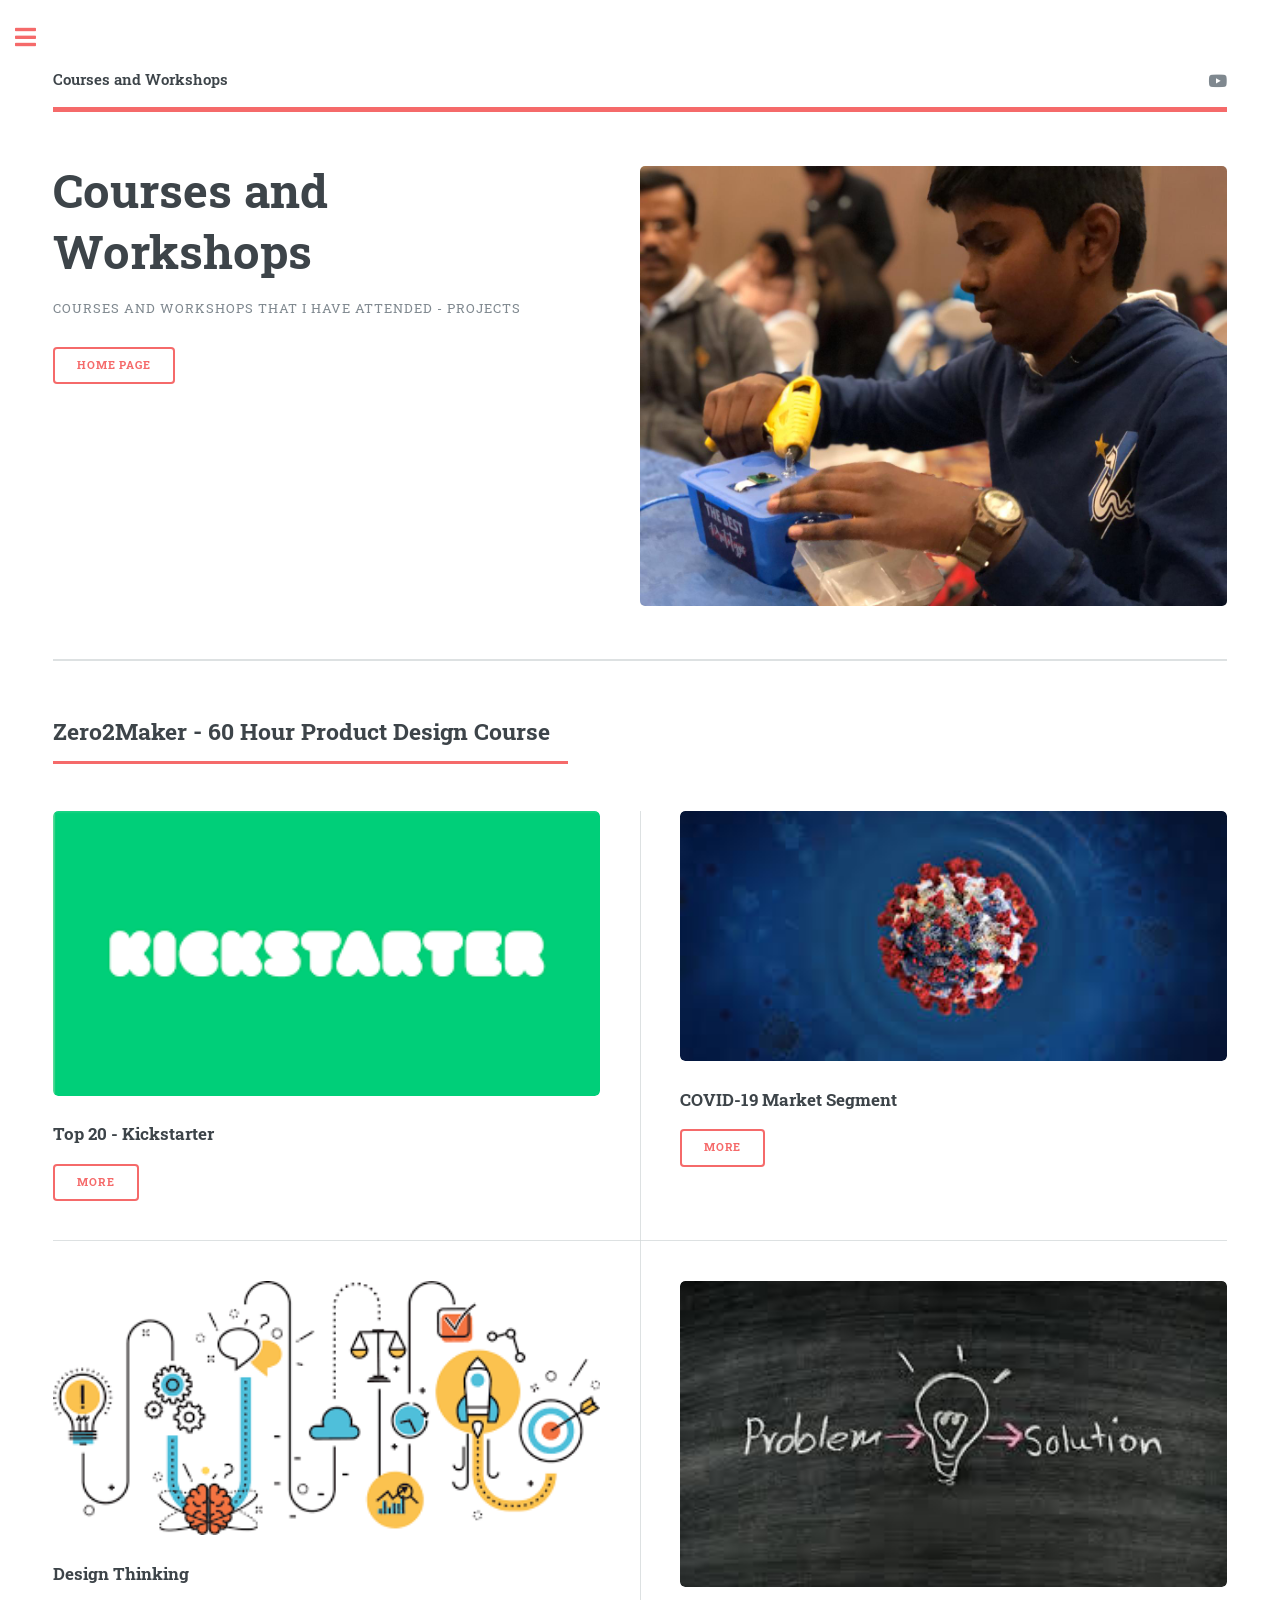
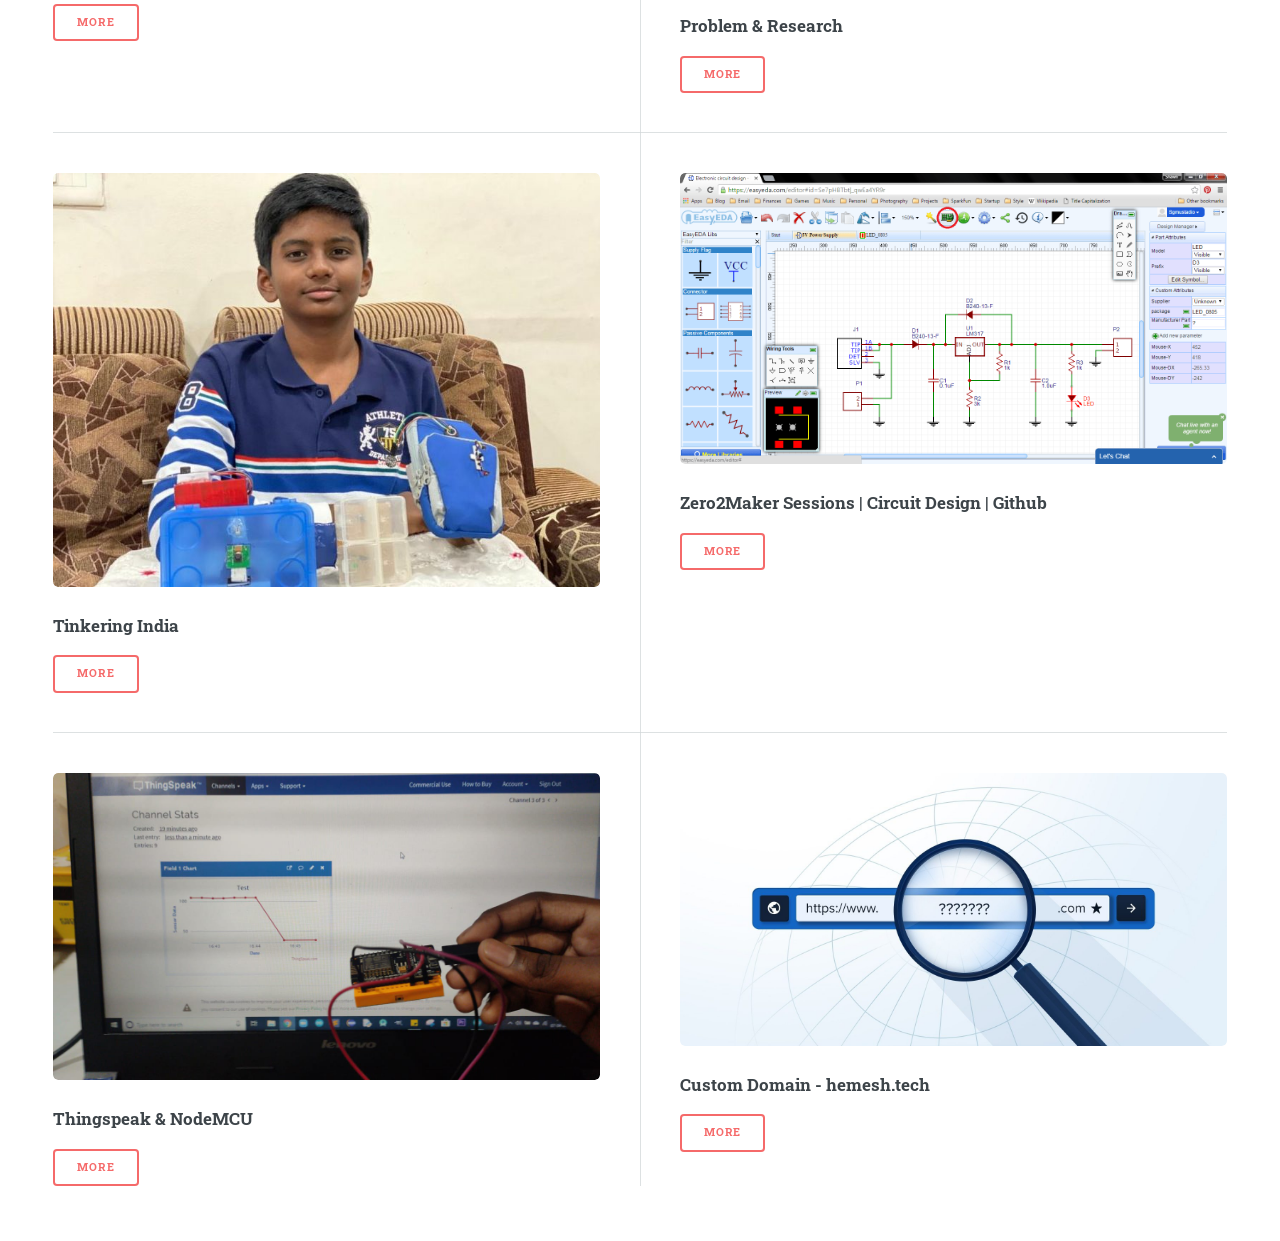
<file: z2m/index.html>
<!DOCTYPE HTML>
<!--
	Editorial by HTML5 UP
	html5up.net | @ajlkn
	Free for personal and commercial use under the CCA 3.0 license (html5up.net/license)
-->
<html>
	<head>
		<title>Courses</title>
		<meta charset="utf-8" />
		<meta name="viewport" content="width=device-width, initial-scale=1, user-scalable=no" />
		<link rel="stylesheet" href="assets/css/main.css" />
	</head>
	<body class="is-preload">

		<!-- Wrapper -->
			<div id="wrapper">

				<!-- Main -->
					<div id="main">
						<div class="inner">

							<!-- Header -->
								<header id="header">
									<a href="index.html" class="logo"><strong>Courses and Workshops</strong></a>
									<ul class="icons">
									<li><a href="https://www.youtube.com/channel/UCMcN9-Tlwf44jEJifQ58pTw" class="icon brands fa-youtube"><span class="label">YouTube</span></a></li>
									</ul>
								</header>

							<!-- Banner -->
								<section id="banner">
									<div class="content">
										<header>
											<h1>Courses and Workshops</h1>
											<p>Courses and Workshops that I have attended - Projects</p>
										</header>
										<ul class="actions">
											<li><a href="https://hemesh.tech/" class="button big">Home Page</a></li>
										</ul>
									</div>
									<span class="image object">
										<img src="images/course.jpeg" alt="" />
									</span>
								</section>


							<!-- Section -->
								<section>
									<header class="major">
										<h2>Zero2Maker - 60 Hour Product Design Course</h2>
									</header>
									<div class="posts">
										<article>
											<a href="60hr/1.html" class="image"><img src="images/pic01.png" alt="" height="416%" width="256%" /></a>
											<h3>Top 20 - Kickstarter</h3>
											<ul class="actions">
												<li><a href="60hr/1.html" class="button">More</a></li>
											</ul>
										</article>
										<article>
											<a href="60hr/2.html" class="image"><img src="images/pic02.jpg" alt="" /></a>
											<h3>COVID-19 Market Segment</h3>
											<ul class="actions">
												<li><a href="60hr/2.html" class="button">More</a></li>
											</ul>
										</article>
										<article>
											<a href="60hr/3.html" class="image"><img src="images/pic03.jpg" alt="" /></a>
											<h3>Design Thinking</h3>
											<ul class="actions">
												<li><a href="60hr/3.html" class="button">More</a></li>
											</ul>
										</article>
										<article>
											<a href="https://docs.google.com/presentation/d/1bqE-Gpais3DxSTlY95Oal2a0X63acOqwBKyYcxIbz7c/edit?usp=sharing" class="image"><img src="images/pic04.jpg" alt="" /></a>
											<h3>Problem & Research</h3>
											<ul class="actions">
												<li><a href="https://docs.google.com/presentation/d/1bqE-Gpais3DxSTlY95Oal2a0X63acOqwBKyYcxIbz7c/edit?usp=sharing" class="button">More</a></li>
											</ul>
										</article>
									<article>
											<a href="http://tinkering.in/author/hemesh/" class="image"><img src="images/pic05.jpg" alt="" /></a>
											<h3>Tinkering India</h3>
											<ul class="actions">
												<li><a href="http://tinkering.in/author/hemesh/" class="button">More</a></li>
											</ul>
										</article>
										<article>
											<a href="https://www.youtube.com/playlist?list=PL_rjhox6fPMWhNqmxGLN8MXw1ney2i_Wg" class="image"><img src="images/pic06.png" alt="" /></a>
											<h3>Zero2Maker Sessions | Circuit Design | Github</h3>
											<ul class="actions">
												<li><a href="https://www.youtube.com/playlist?list=PL_rjhox6fPMWhNqmxGLN8MXw1ney2i_Wg" class="button">More</a></li>
											</ul>	
										</article>
										<article>
											<a href="https://roboindia.com/tutorials/nodemcu-dht11-thingspeak-data-upload/" class="image"><img src="images/pic07.jpg" alt="" /></a>
											<h3>Thingspeak & NodeMCU</h3>
											<ul class="actions">
												<li><a href="https://roboindia.com/tutorials/nodemcu-dht11-thingspeak-data-upload/" class="button">More</a></li>
											</ul>	
										</article>
										<article>
											<a href="https://hemesh.tech/" class="image"><img src="images/pic08.jpg" alt="" /></a>
											<h3>Custom Domain - hemesh.tech</h3>
											<ul class="actions">
												<li><a href="https://hemesh.tech/" class="button">More</a></li>
											</ul>	
										</article>
									</div>
								</section>

						</div>
					</div>

				<!-- Sidebar -->
					<div id="sidebar">
						<div class="inner">



							<!-- Menu -->
								<nav id="menu">
									<header class="major">
										<h2>Menu</h2>
									</header>
									<ul>
										<li><a href="index.html">Homepage</a></li>
										<li>
											<span class="opener">Zero2Maker</span>
											<ul>
												<li><a href="60hr/1.html">Kickstarter Products</a></li>
												<li><a href="60hr/2.html">COVID - 19</a></li>
												<li><a href="60hr/3.html">Design Thinking</a></li>
												<li><a href="https://docs.google.com/presentation/d/1bqE-Gpais3DxSTlY95Oal2a0X63acOqwBKyYcxIbz7c/edit?usp=sharing" class="image">Problem & Research</a></li>
												<li><a href="http://tinkering.in/author/hemesh/">Tinkering India</a></li>
												<li><a href="https://www.youtube.com/playlist?list=PL_rjhox6fPMWhNqmxGLN8MXw1ney2i_Wg" class="image">Sessions</a></li>
												<li><a href="https://roboindia.com/tutorials/nodemcu-dht11-thingspeak-data-upload/">NodeMCU</a></li>
												<li><a href="https://hemesh.tech/">Domain</a></li>
											</ul>
										</li>
									</ul>
								</nav>

							<!-- Section -->
								<section>
									<header class="major">
										<h2>60 Hour Product Design</h2>
									</header>
									<div class="mini-posts">
										<article>
											<a href="60hr/1.html" class="image"><img src="images/pic01.png" alt="" /></a>
											<p>Top 20 Kickstarter Products</p>
										</article>
										<article>
											<a href="60hr/2.html" class="image"><img src="images/pic02.jpg" alt="" /></a>
											<p>COVID - 19 Market Segments - Devices to help people</p>
										</article>
									</div>
								</section>

							<!-- Section -->
								<section>
									<header class="major">
										<h2>About Me</h2>
									</header>
									<p>Siddharth Pilli is a 14yr old Innovator and Entrepreneur from Hyderabad, Telangana. <br>He is an expert in Coding, Web development and Product Development.
									<br>He created the Device to help his Grandmother and the Caregiver stay connected.</p>
									<ul class="contact">
										<li class="icon solid fa-envelope"><a href="mailto:me@hemesh.tech">me@hemesh.tech</a></li>
										<li class="icon solid fa-home">Hyderabad, Telangana</li>
									</ul>
								</section>

						</div>
					</div>

			</div>

		<!-- Scripts -->
			<script src="assets/js/jquery.min.js"></script>
			<script src="assets/js/browser.min.js"></script>
			<script src="assets/js/breakpoints.min.js"></script>
			<script src="assets/js/util.js"></script>
			<script src="assets/js/main.js"></script>

	</body>
</html>
</file>
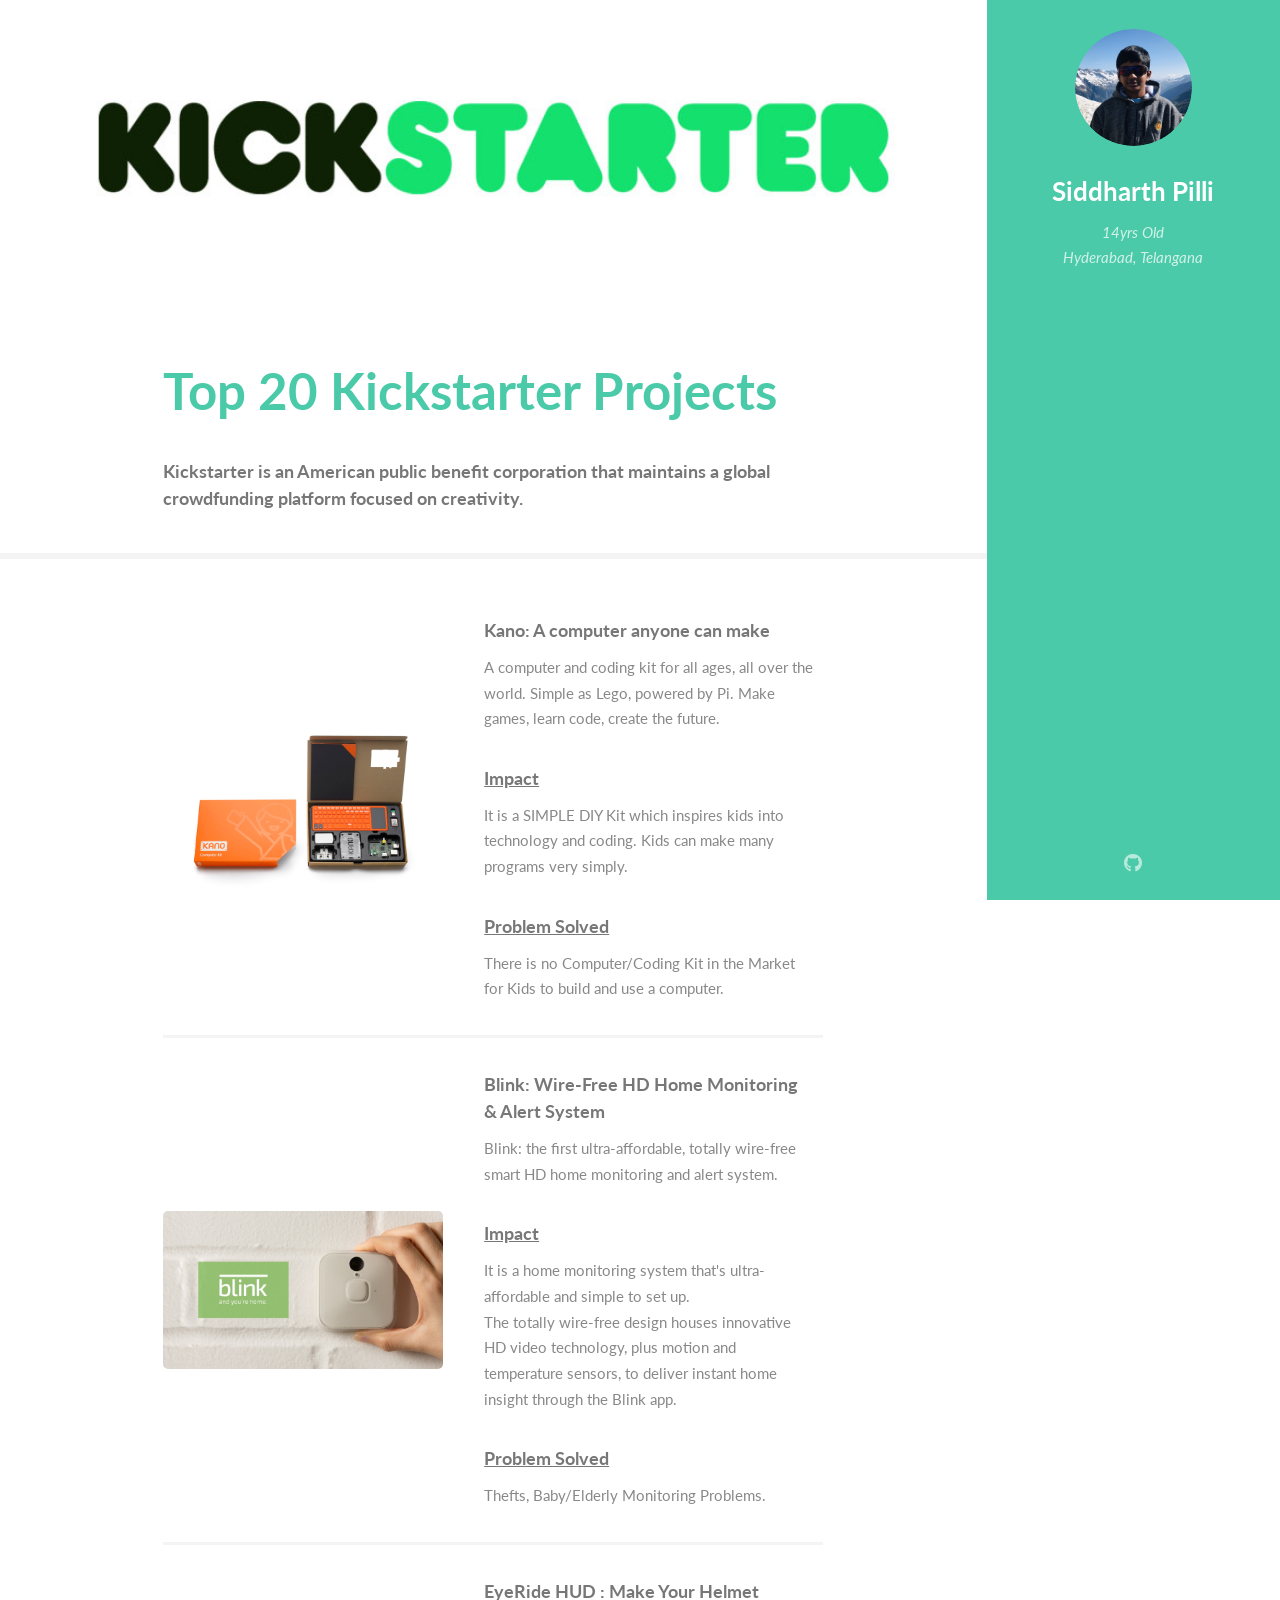
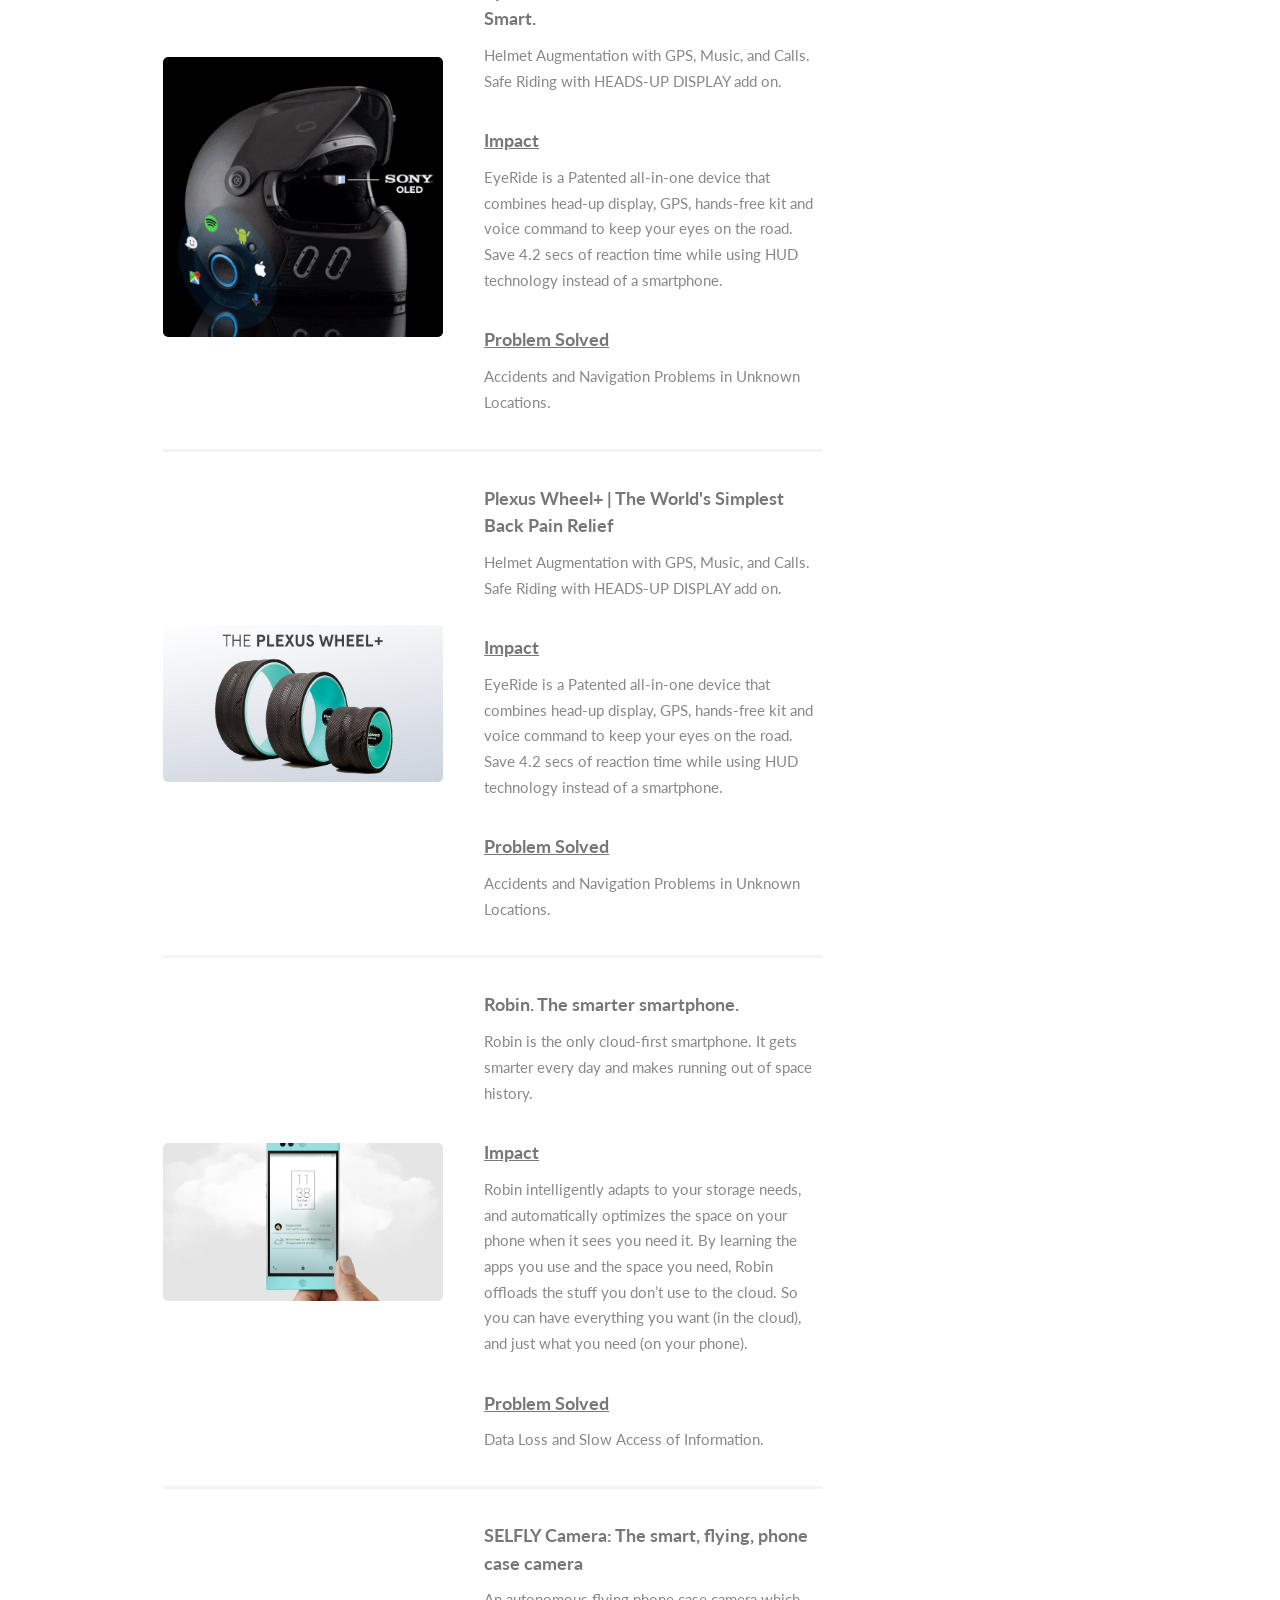
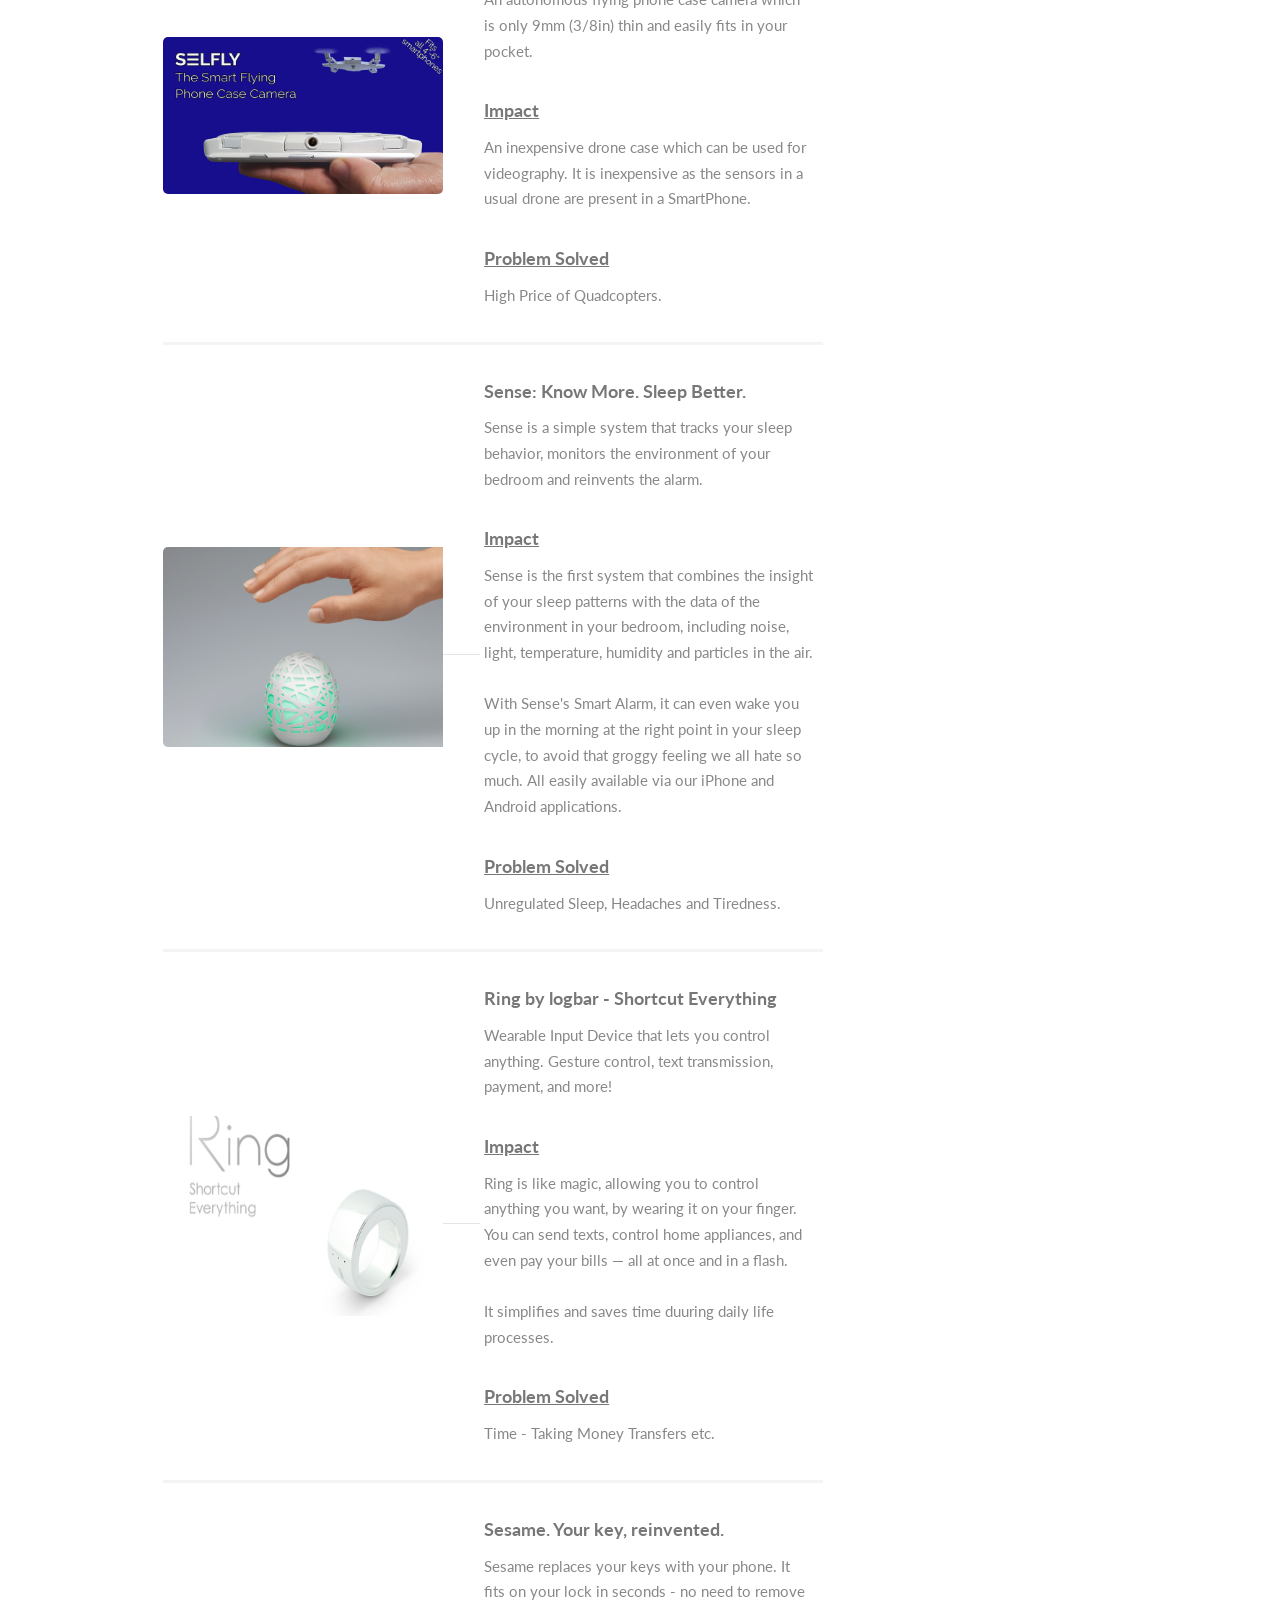
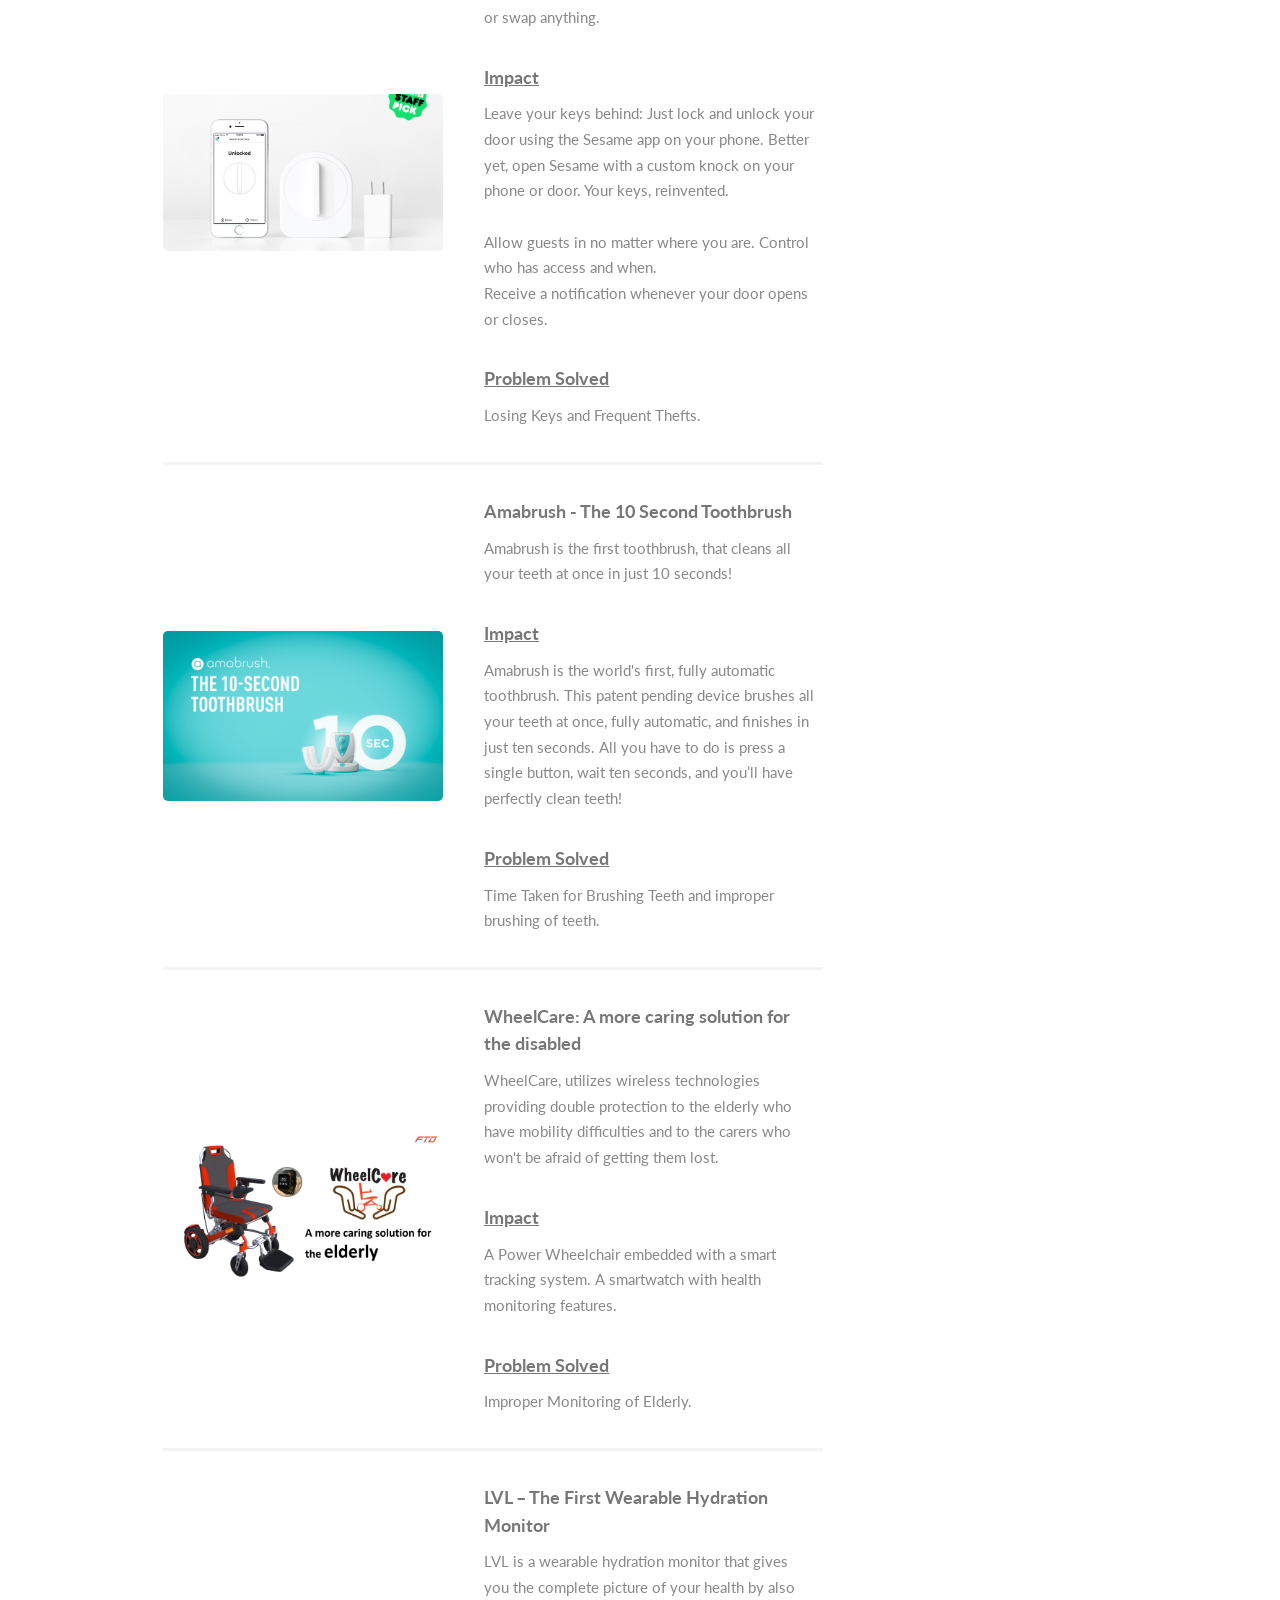
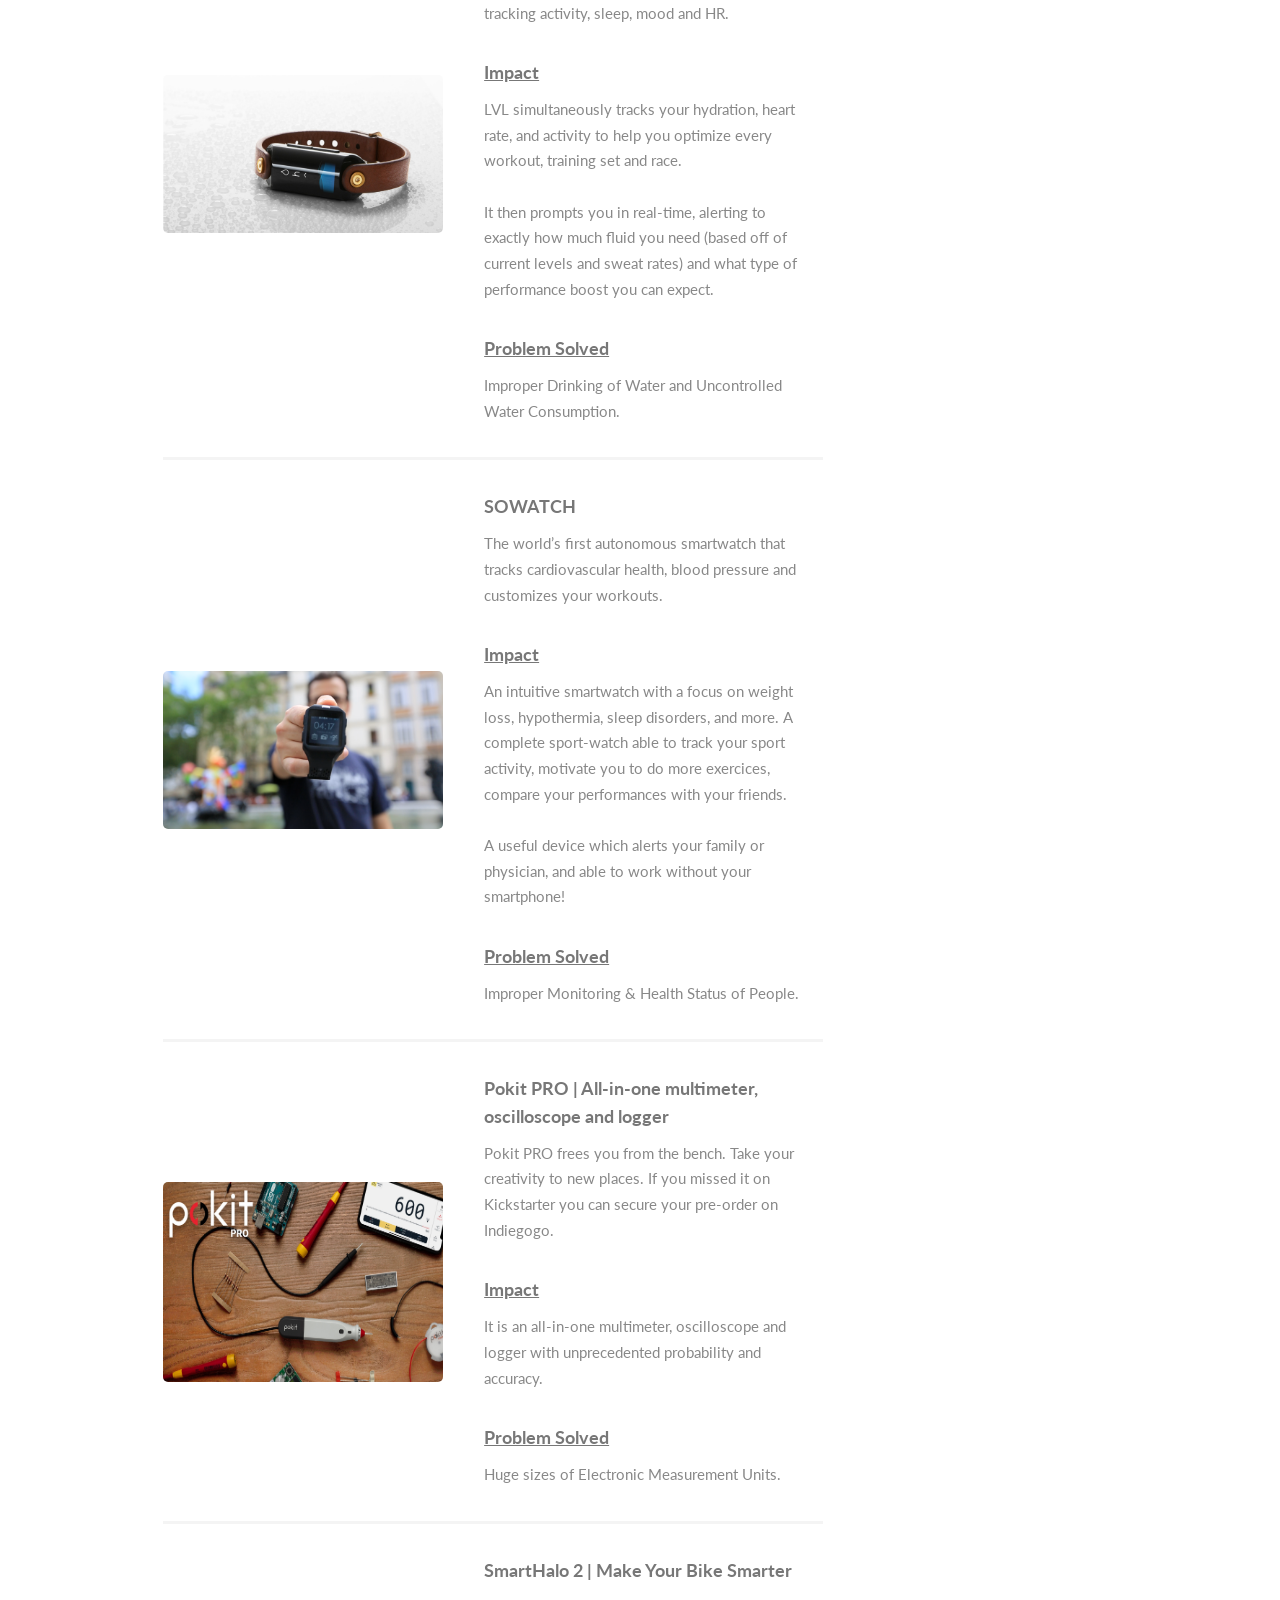
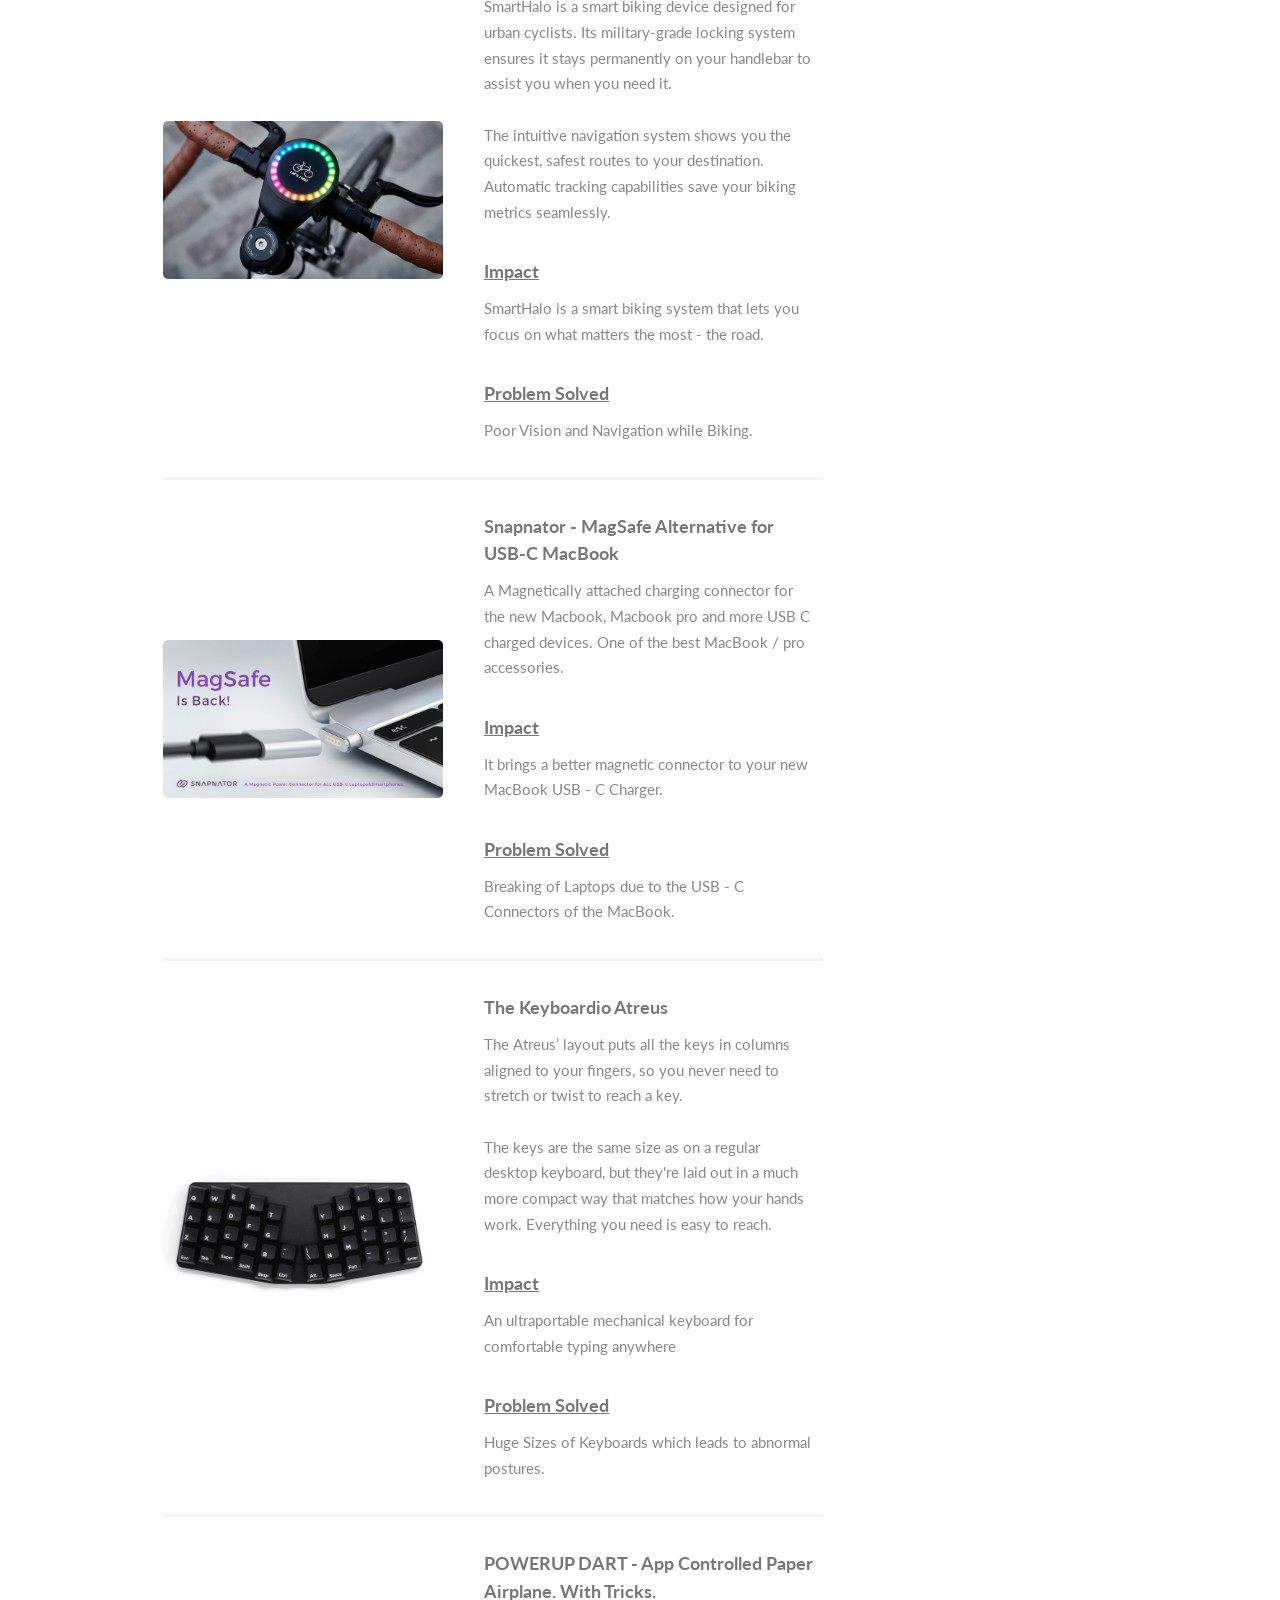
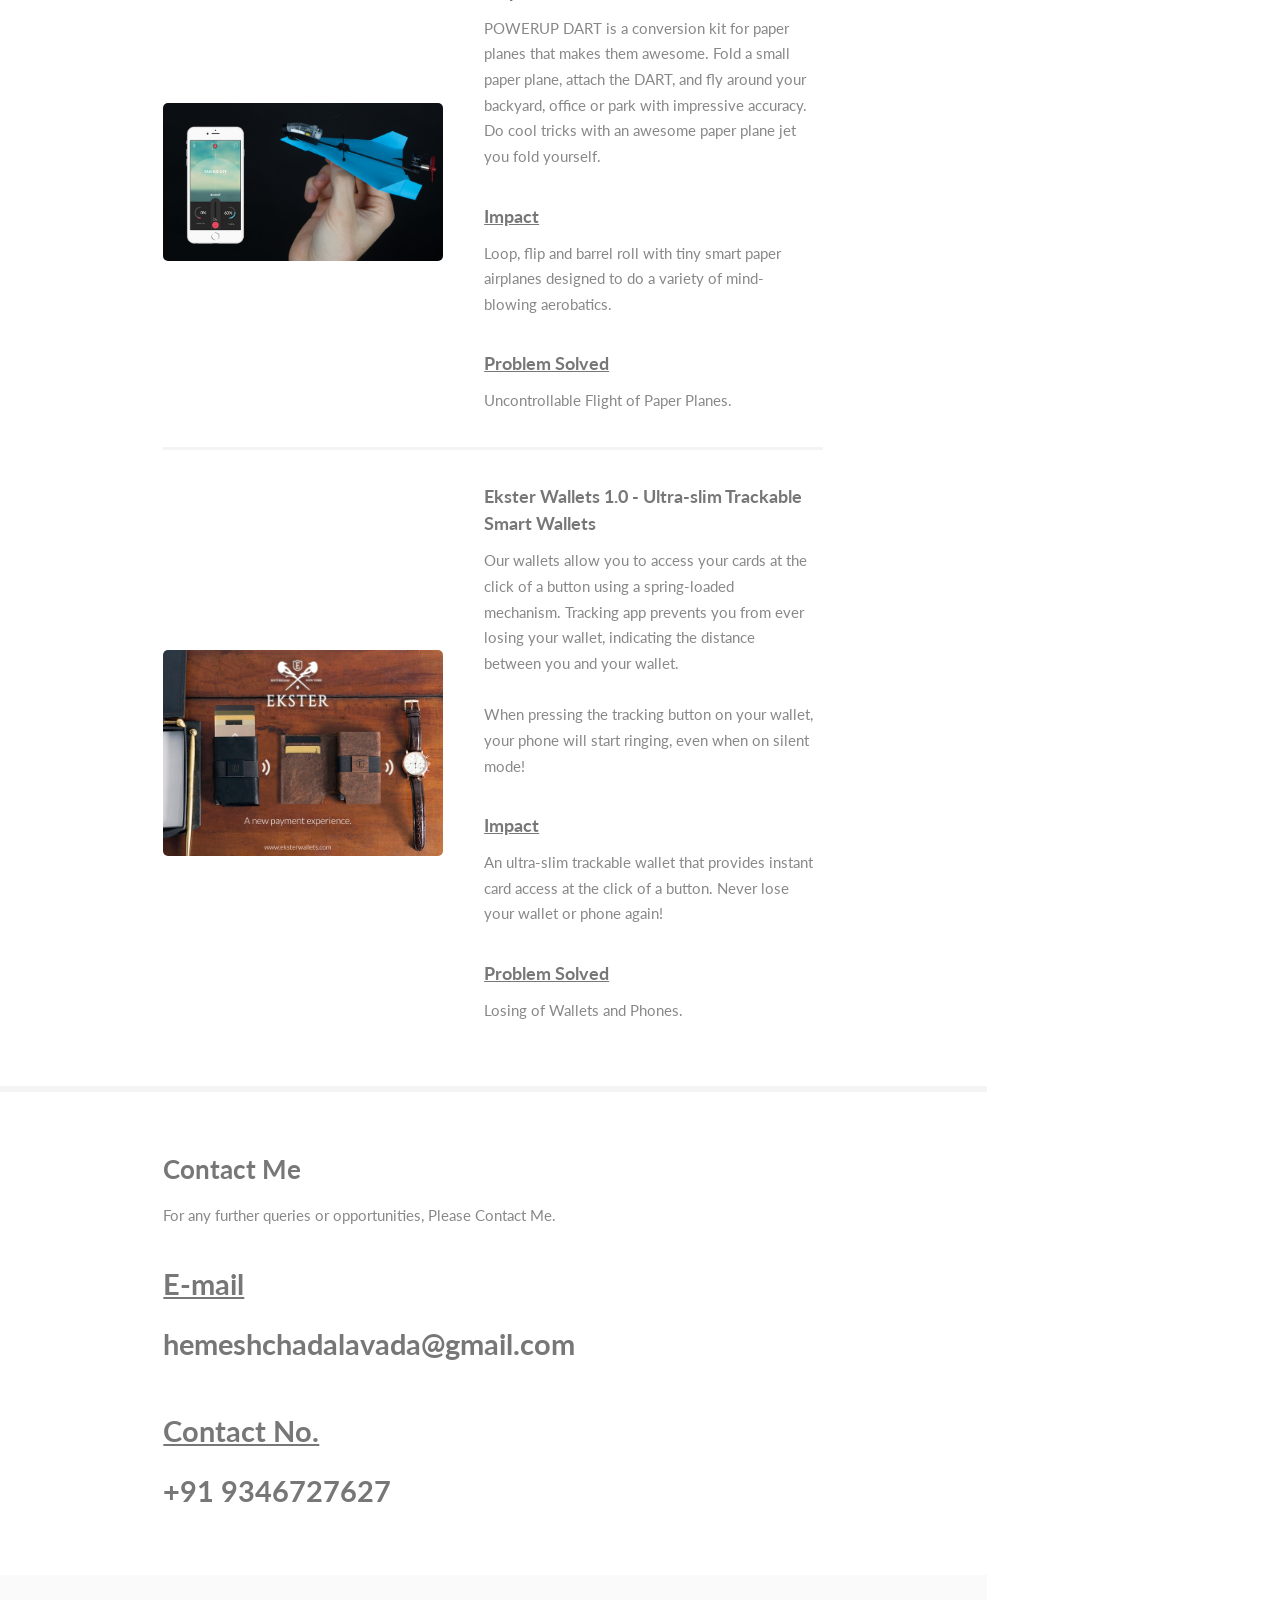
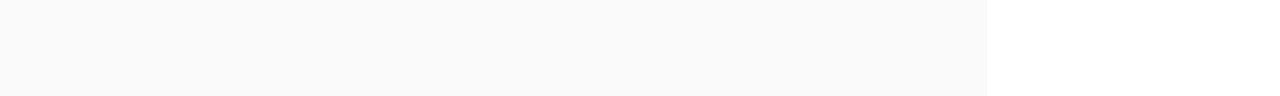
<file: z2m/60hr/1.html>
<!DOCTYPE HTML>

<html>

<head>
	<title>Day 1</title>
	<meta charset="utf-8" />
	<meta name="viewport" content="width=device-width, initial-scale=1, user-scalable=no" />
	<link rel="stylesheet" href="assets/css/main.css" />
</head>

<body class="is-preload">

	<!-- Header -->

	<section id="header">
		<header>
			<span class="image avatar"><img src="images/avatar.JPG" alt="Hemesh" /></span>
			<h1 id="logo"><a href="#">Siddharth Pilli</a></h1>
			<p>14yrs Old<br />
				Hyderabad, Telangana</p>
		</header>

		<footer>
			<ul class="icons">
				<li><a href="https://github.com/hemeshch" class="icon brands fa-github"><span
							class="label">GitHub</span> </a></li>

			</ul>
		</footer>
	</section>

	<!-- Wrapper -->
	<div id="wrapper">

		<!-- Main -->
		<div id="main">

			<!-- One -->
			<section id="one">
				<div class="image main" data-position="center">
					<img src="images/kickstarter-logo.jpg" alt="" />
				</div>
				<div class="container">
					<header class="major">
						<h2>Top 20 Kickstarter Projects</h2>
						<h4>Kickstarter is an American public benefit corporation that maintains a global crowdfunding
							platform focused on creativity.</h4>
					</header>
				</div>
			</section>

			<!-- Three -->
			<section id="four">
				<div class="container">
					<div class="features">
						<article>
							<a href="https://www.kickstarter.com/projects/alexklein/kano-a-computer-anyone-can-make"
								class="image"><img src="images/kano.jpg" alt="" /></a>
							<div class="inner">
								<h4>Kano: A computer anyone can make</h4>
								<p>A computer and coding kit for all ages, all over the world. Simple as Lego, powered
									by Pi. Make games, learn code, create the future.</p>
								<h4><U>Impact</U></h4>
								<p>It is a SIMPLE DIY Kit which inspires kids into technology and coding. Kids can make
									many programs very simply.</p>

								<h4><U>Problem Solved</U></h4>
								<p>There is no Computer/Coding Kit in the Market for Kids to build and use a computer.
								</p>

							</div>
						</article>
						<article>
							<a href="https://www.kickstarter.com/projects/505428730/blink-wire-free-hd-home-monitoring-and-alert-syste?ref=discovery_most_funded"
								class="image"><img src="images/blink.jpg" alt="" /></a>
							<div class="inner">
								<h4>Blink: Wire-Free HD Home Monitoring & Alert System</h4>
								<p>Blink: the first ultra-affordable, totally wire-free smart HD home monitoring and
									alert system.</p>
								<h4><U>Impact</U></h4>
								<p>It is a home monitoring system that's ultra-affordable and simple to set up. <br>The
									totally wire-free design houses innovative HD video technology, plus motion and
									temperature sensors, to deliver instant home insight through the Blink app.</p>

								<h4><U>Problem Solved</U></h4>
								<p>Thefts, Baby/Elderly Monitoring Problems.</p>
							</div>
						</article>
						<article>
							<a href="https://www.kickstarter.com/projects/eyeride/eyeride-hud-make-your-helmet-smart?ref=section-design-tech-explore-module-wearables"
								class="image"><img src="images/helmet.gif" alt="" /></a>
							<div class="inner">
								<h4>EyeRide HUD : Make Your Helmet Smart.</h4>
								<p>Helmet Augmentation with GPS, Music, and Calls. Safe Riding with HEADS-UP DISPLAY add
									on.</p>
								<h4><U>Impact</U></h4>
								<p>EyeRide is a Patented all-in-one device that combines head-up display, GPS,
									hands-free kit and voice command to keep your eyes on the road. Save 4.2 secs of
									reaction time while using HUD technology instead of a smartphone.</p>

								<h4><U>Problem Solved</U></h4>
								<p>Accidents and Navigation Problems in Unknown Locations.</p>
							</div>
						</article>

						<article>
							<a href="https://www.kickstarter.com/projects/517584999/plexus-wheel-the-worlds-simplest-back-pain-relief"
								class="image"><img src="images/wheel.jpg" alt="" /></a>
							<div class="inner">
								<h4>Plexus Wheel+ | The World's Simplest Back Pain Relief</h4>
								<p>Helmet Augmentation with GPS, Music, and Calls. Safe Riding with HEADS-UP DISPLAY add
									on.</p>
								<h4><U>Impact</U></h4>
								<p>EyeRide is a Patented all-in-one device that combines head-up display, GPS,
									hands-free kit and voice command to keep your eyes on the road. Save 4.2 secs of
									reaction time while using HUD technology instead of a smartphone.</p>

								<h4><U>Problem Solved</U></h4>
								<p>Accidents and Navigation Problems in Unknown Locations.</p>

							</div>
						</article>

						<article>
							<a href="https://www.kickstarter.com/projects/nextbit/robin-the-smarter-smartphone?ref=discovery_most_funded"
								class="image"><img src="images/robin.png" alt="" /></a>
							<div class="inner">
								<h4>Robin. The smarter smartphone.</h4>
								<p>Robin is the only cloud-first smartphone. It gets smarter every day and makes running
									out of space history.</p>
								<h4><U>Impact</U></h4>
								<p>Robin intelligently adapts to your storage needs, and automatically optimizes the
									space on your phone when it sees you need it. By learning the apps you use and the
									space you need, Robin offloads the stuff you don’t use to the cloud. So you can have
									everything you want (in the cloud), and just what you need (on your phone).</p>

								<h4><U>Problem Solved</U></h4>
								<p>Data Loss and Slow Access of Information.</p>

							</div>
						</article>

						<article>
							<a href="https://www.kickstarter.com/projects/selfly/selfly-camera-the-smart-flying-phone-case-camera?ref=discovery_most_funded"
								class="image"><img src="images/drone.jpg" alt="" /></a>
							<div class="inner">
								<h4>SELFLY Camera: The smart, flying, phone case camera</h4>
								<p>An autonomous flying phone case camera which is only 9mm (3/8in) thin and easily fits
									in your pocket.</p>
								<h4><U>Impact</U></h4>
								<p>An inexpensive drone case which can be used for videography. It is inexpensive as the
									sensors in a usual drone are present in a SmartPhone.</p>

								<h4><U>Problem Solved</U></h4>
								<p>High Price of Quadcopters.</p>

							</div>
						</article>

						<article>
							<a
								href="https://www.kickstarter.com/projects/hello/sense-know-more-sleep-better?ref=discovery_most_funded"><img
									src="images/sense.png" height="200" class="image" alt="" /></a>
							<div class="inner">
								<h4>Sense: Know More. Sleep Better.</h4>
								<p>Sense is a simple system that tracks your sleep behavior, monitors the environment of
									your bedroom and reinvents the alarm.</p>
								<h4><U>Impact</U></h4>
								<p>Sense is the first system that combines the insight of your sleep patterns with the
									data of the environment in your bedroom, including noise, light, temperature,
									humidity and particles in the air.
									<br><br>With Sense's Smart Alarm, it can even wake you up in the morning at the
									right point in your sleep cycle, to avoid that groggy feeling we all hate so much.
									All easily available via our iPhone and Android applications.
								</p>

								<h4><U>Problem Solved</U></h4>
								<p>Unregulated Sleep, Headaches and Tiredness.</p>

							</div>
						</article>

						<article>
							<a
								href="https://www.kickstarter.com/projects/1761670738/ring-shortcut-everything?ref=discovery_most_funded"><img
									src="images/ring.jpg" class="image" height="200" alt="" /></a>
							<div class="inner">
								<h4>Ring by logbar - Shortcut Everything</h4>
								<p>Wearable Input Device that lets you control anything. Gesture control, text
									transmission, payment, and more!</p>
								<h4><U>Impact</U></h4>
								<p>Ring is like magic, allowing you to control anything you want, by wearing it on your
									finger. You can send texts, control home appliances, and even pay your bills — all
									at once and in a flash. <br><br>It simplifies and saves time duuring daily life
									processes.</p>

								<h4><U>Problem Solved</U></h4>
								<p>Time - Taking Money Transfers etc.</p>

							</div>
						</article>

						<article>
							<a href="https://www.kickstarter.com/projects/candyhouse/sesame-your-key-reinvented?ref=discovery_most_funded"
								class="image"><img src="images/lock.jpg" alt="" /></a>
							<div class="inner">
								<h4>Sesame. Your key, reinvented.</h4>
								<p>Sesame replaces your keys with your phone. It fits on your lock in seconds - no need
									to remove or swap anything.
								<h4><U>Impact</U></h4>
								<p>Leave your keys behind: Just lock and unlock your door using the Sesame app on your
									phone. Better yet, open Sesame with a custom knock on your phone or door. Your keys,
									reinvented. <br><Br>Allow guests in no matter where you are. Control who has access
									and when. <br>Receive a notification whenever your door opens or closes. </p>

								<h4><U>Problem Solved</U></h4>
								<p>Losing Keys and Frequent Thefts.</p>
							</div>
						</article>

						<article>
							<a href="https://www.kickstarter.com/projects/amabrush/amabrush-worlds-first-automatic-toothbrush?ref=discovery_most_funded"
								class="image"><img src="images/brush.png" alt="" /></a>
							<div class="inner">
								<h4>Amabrush - The 10 Second Toothbrush</h4>
								<p>Amabrush is the first toothbrush, that cleans all your teeth at once in just 10
									seconds!
								<h4><U>Impact</U></h4>
								<p>Amabrush is the world's first, fully automatic toothbrush. This patent pending device
									brushes all your teeth at once, fully automatic, and finishes in just ten seconds.
									All you have to do is press a single button, wait ten seconds, and you’ll have
									perfectly clean teeth!</p>

								<h4><U>Problem Solved</U></h4>
								<p>Time Taken for Brushing Teeth and improper brushing of teeth.</p>

							</div>
						</article>

						<article>
							<a href="https://www.kickstarter.com/projects/ftdinnotech/wheelcare-a-more-caring-solution-for-the-disabled?ref=discovery_category&term=health%20in%20"
								class="image"><img src="images/chair.jpg" alt="" /></a>
							<div class="inner">
								<h4>WheelCare: A more caring solution for the disabled</h4>
								<p>WheelCare, utilizes wireless technologies providing double protection to the elderly
									who have mobility difficulties and to the carers who won't be afraid of getting them
									lost.</p>
								<h4><U>Impact</U></h4>
								<p>A Power Wheelchair embedded with a smart tracking system. A smartwatch with health
									monitoring features.</p>

								<h4><U>Problem Solved</U></h4>
								<p>Improper Monitoring of Elderly.</p>

							</div>
						</article>

						<article>
							<a href="https://www.kickstarter.com/projects/lactate-threshold/lvl-the-first-wearable-hydration-monitor?ref=discovery_category_popular&term=health%20in%20"
								class="image"><img src="images/hydra.jpg" alt="" /></a>
							<div class="inner">
								<h4>LVL – The First Wearable Hydration Monitor</h4>
								<p>LVL is a wearable hydration monitor that gives you the complete picture of your
									health by also tracking activity, sleep, mood and HR.</p>
								<h4><U>Impact</U></h4>
								<p>LVL simultaneously tracks your hydration, heart rate, and activity to help you
									optimize every workout, training set and race. <br><Br>It then prompts you in
									real-time, alerting to exactly how much fluid you need (based off of current levels
									and sweat rates) and what type of performance boost you can expect. </p>

								<h4><U>Problem Solved</U></h4>
								<p>Improper Drinking of Water and Uncontrolled Water Consumption.</p>

							</div>
						</article>

						<article>
							<a href="https://www.kickstarter.com/projects/761213838/sowatch?ref=discovery_category_most_funded&term=health%20in%20"
								class="image"><img src="images/watch.png" alt="" /></a>
							<div class="inner">
								<h4>SOWATCH</h4>
								<p>The world’s first autonomous smartwatch that tracks cardiovascular health, blood
									pressure and customizes your workouts.</p>
								<h4><U>Impact</U></h4>
								<p>An intuitive smartwatch with a focus on weight loss, hypothermia, sleep disorders,
									and more. A complete sport-watch able to track your sport activity, motivate you to
									do more exercices, compare your performances with your friends. <br><br>A useful
									device which alerts your family or physician, and able to work without your
									smartphone! </p>

								<h4><U>Problem Solved</U></h4>
								<p>Improper Monitoring & Health Status of People.</p>

							</div>
						</article>

						<article>
							<a href="https://www.kickstarter.com/projects/pokitmeter/pokit-pro?ref=discovery_category_most_funded&term=health%20in%20"
								class="image"><img src="images/multi.jpg" height="200" alt="" /></a>
							<div class="inner">
								<h4>Pokit PRO | All-in-one multimeter, oscilloscope and logger</h4>
								<p>Pokit PRO frees you from the bench. Take your creativity to new places. If you missed
									it on Kickstarter you can secure your pre-order on Indiegogo.</p>
								<h4><U>Impact</U></h4>
								<p>It is an all-in-one multimeter, oscilloscope and logger with unprecedented
									probability and accuracy.</p>

								<h4><U>Problem Solved</U></h4>
								<p>Huge sizes of Electronic Measurement Units.</p>

							</div>
						</article>

						<article>
							<a href="https://www.kickstarter.com/projects/smarthalo/smarthalo-2-make-your-bike-smarter"
								class="image"><img src="images/cycle.png" alt="" /></a>
							<div class="inner">
								<h4>SmartHalo 2 | Make Your Bike Smarter</h4>
								<p>SmartHalo is a smart biking device designed for urban cyclists. Its military-grade
									locking system ensures it stays permanently on your handlebar to assist you when you
									need it.<br><br> The intuitive navigation system shows you the quickest, safest
									routes to your destination. Automatic tracking capabilities save your biking metrics
									seamlessly.</p>
								<h4><U>Impact</U></h4>
								<p>SmartHalo is a smart biking system that lets you focus on what matters the most - the
									road.</p>

								<h4><U>Problem Solved</U></h4>
								<p>Poor Vision and Navigation while Biking.</p>

							</div>
						</article>

						<article>
							<a href="https://www.kickstarter.com/projects/436147229/snapnator-your-macbook-snap-feature-is-back?ref=discovery_category_most_funded"
								class="image"><img src="images/mag.jpg" alt="" /></a>
							<div class="inner">
								<h4>Snapnator - MagSafe Alternative for USB-C MacBook</h4>
								<p>A Magnetically attached charging connector for the new Macbook, Macbook pro and more
									USB C charged devices. One of the best MacBook / pro accessories.</p>
								<h4><U>Impact</U></h4>
								<p>It brings a better magnetic connector to your new MacBook USB - C Charger.</p>

								<h4><U>Problem Solved</U></h4>
								<p>Breaking of Laptops due to the USB - C Connectors of the MacBook.</p>

							</div>
						</article>

						<article>
							<a href="https://www.kickstarter.com/projects/keyboardio/atreus?ref=section-design-tech-view-more-discovery-p1"
								class="image"><img src="images/keys.jpg" alt="" /></a>
							<div class="inner">
								<h4>The Keyboardio Atreus</h4>
								<p>The Atreus’ layout puts all the keys in columns aligned to your fingers, so you never
									need to stretch or twist to reach a key. <br><br>The keys are the same size as on a
									regular desktop keyboard, but they're laid out in a much more compact way that
									matches how your hands work. Everything you need is easy to reach.</p>
								<h4><U>Impact</U></h4>
								<p>An ultraportable mechanical keyboard for comfortable typing anywhere</p>

								<h4><U>Problem Solved</U></h4>
								<p>Huge Sizes of Keyboards which leads to abnormal postures.</p>

							</div>
						</article>

						<article>
							<a href="https://www.kickstarter.com/projects/393053146/powerup-dart-app-controlled-paper-airplane-with-tr?ref=discovery_most_funded"
								class="image"><img src="images/plane.jpg" alt="" /></a>
							<div class="inner">
								<h4>POWERUP DART - App Controlled Paper Airplane. With Tricks.</h4>
								<p>POWERUP DART is a conversion kit for paper planes that makes them awesome. Fold a
									small paper plane, attach the DART, and fly around your backyard, office or park
									with impressive accuracy. Do cool tricks with an awesome paper plane jet you fold
									yourself. </p>
								<h4><U>Impact</U></h4>
								<p>Loop, flip and barrel roll with tiny smart paper airplanes designed to do a variety
									of mind-blowing aerobatics.</p>

								<h4><U>Problem Solved</U></h4>
								<p>Uncontrollable Flight of Paper Planes.</p>

							</div>
						</article>


						<article>
							<a href="https://www.kickstarter.com/projects/eksterwallets/ekster-wallets-a-new-payment-experience?ref=discovery_category_most_funded"
								class="image"><img src="images/wallet.jpg" alt="" /></a>
							<div class="inner">
								<h4>Ekster Wallets 1.0 - Ultra-slim Trackable Smart Wallets</h4>
								<p>Our wallets allow you to access your cards at the click of a button using a
									spring-loaded mechanism. Tracking app prevents you from ever losing your wallet,
									indicating the distance between you and your wallet.<br><Br> When pressing the
									tracking button on your wallet, your phone will start ringing, even when on silent
									mode!</p>

								<h4><U>Impact</U></h4>
								<p>An ultra-slim trackable wallet that provides instant card access at the click of a
									button. Never lose your wallet or phone again!</p>

								<h4><U>Problem Solved</U></h4>
								<p>Losing of Wallets and Phones.</p>

							</div>
						</article>



					</div>
				</div>
			</section>

			<!-- Four -->




			<section id="five">
				<div class="container">
					<h3>Contact Me</h3>
					<p>For any further queries or opportunities, Please Contact Me.<br>
						<b>
							<h2><u>E-mail</u></h2>
						</b>
					<h2>hemeshchadalavada@gmail.com</h2><br>

					<b>
						<h2><u>Contact No.</u></h2>
					</b>
					<h2>+91 9346727627</h2>
					</p>

				</div>
			</section>


			<!-- Five -->
			<!--
							<section id="five">
								<div class="container">
									<h3>Elements</h3>

									<section>
										<h4>Text</h4>
										<p>This is <b>bold</b> and this is <strong>strong</strong>. This is <i>italic</i> and this is <em>emphasized</em>.
										This is <sup>superscript</sup> text and this is <sub>subscript</sub> text.
										This is <u>underlined</u> and this is code: <code>for (;;) { ... }</code>. Finally, <a href="#">this is a link</a>.</p>
										<hr />
										<header>
											<h4>Heading with a Subtitle</h4>
											<p>Lorem ipsum dolor sit amet nullam id egestas urna aliquam</p>
										</header>
										<p>Nunc lacinia ante nunc ac lobortis. Interdum adipiscing gravida odio porttitor sem non mi integer non faucibus ornare mi ut ante amet placerat aliquet. Volutpat eu sed ante lacinia sapien lorem accumsan varius montes viverra nibh in adipiscing blandit tempus accumsan.</p>
										<header>
											<h5>Heading with a Subtitle</h5>
											<p>Lorem ipsum dolor sit amet nullam id egestas urna aliquam</p>
										</header>
										<p>Nunc lacinia ante nunc ac lobortis. Interdum adipiscing gravida odio porttitor sem non mi integer non faucibus ornare mi ut ante amet placerat aliquet. Volutpat eu sed ante lacinia sapien lorem accumsan varius montes viverra nibh in adipiscing blandit tempus accumsan.</p>
										<hr />
										<h2>Heading Level 2</h2>
										<h3>Heading Level 3</h3>
										<h4>Heading Level 4</h4>
										<h5>Heading Level 5</h5>
										<h6>Heading Level 6</h6>
										<hr />
										<h5>Blockquote</h5>
										<blockquote>Fringilla nisl. Donec accumsan interdum nisi, quis tincidunt felis sagittis eget tempus euismod. Vestibulum ante ipsum primis in faucibus vestibulum. Blandit adipiscing eu felis iaculis volutpat ac adipiscing accumsan faucibus. Vestibulum ante ipsum primis in faucibus lorem ipsum dolor sit amet nullam adipiscing eu felis.</blockquote>
										<h5>Preformatted</h5>
										<pre><code>i = 0;

while (!deck.isInOrder()) {
    print 'Iteration ' + i;
    deck.shuffle();
    i++;
}

print 'It took ' + i + ' iterations to sort the deck.';</code></pre>
									</section>

									<section>
										<h4>Lists</h4>
										<div class="row">
											<div class="col-6 col-12-xsmall">
												<h5>Unordered</h5>
												<ul>
													<li>Dolor pulvinar etiam magna etiam.</li>
													<li>Sagittis adipiscing lorem eleifend.</li>
													<li>Felis enim feugiat dolore viverra.</li>
												</ul>
												<h5>Alternate</h5>
												<ul class="alt">
													<li>Dolor pulvinar etiam magna etiam.</li>
													<li>Sagittis adipiscing lorem eleifend.</li>
													<li>Felis enim feugiat dolore viverra.</li>
												</ul>
											</div>
											<div class="col-6 col-12-xsmall">
												<h5>Ordered</h5>
												<ol>
													<li>Dolor pulvinar etiam magna etiam.</li>
													<li>Etiam vel felis at lorem sed viverra.</li>
													<li>Felis enim feugiat dolore viverra.</li>
													<li>Dolor pulvinar etiam magna etiam.</li>
													<li>Etiam vel felis at lorem sed viverra.</li>
													<li>Felis enim feugiat dolore viverra.</li>
												</ol>
												<h5>Icons</h5>
												<ul class="icons">
													<li><a href="#" class="icon brands fa-twitter"><span class="label">Twitter</span></a></li>
													<li><a href="#" class="icon brands fa-facebook-f"><span class="label">Facebook</span></a></li>
													<li><a href="#" class="icon brands fa-instagram"><span class="label">Instagram</span></a></li>
													<li><a href="#" class="icon brands fa-github"><span class="label">Github</span></a></li>
													<li><a href="#" class="icon brands fa-dribbble"><span class="label">Dribbble</span></a></li>
													<li><a href="#" class="icon brands fa-tumblr"><span class="label">Tumblr</span></a></li>
												</ul>
											</div>
										</div>
										<h5>Actions</h5>
										<ul class="actions">
											<li><a href="#" class="button primary">Default</a></li>
											<li><a href="#" class="button">Default</a></li>
											<li><a href="#" class="button alt">Default</a></li>
										</ul>
										<ul class="actions small">
											<li><a href="#" class="button primary small">Small</a></li>
											<li><a href="#" class="button small">Small</a></li>
											<li><a href="#" class="button alt small">Small</a></li>
										</ul>
										<div class="row">
											<div class="col-3 col-6-medium col-12-xsmall">
												<ul class="actions stacked">
													<li><a href="#" class="button primary">Default</a></li>
													<li><a href="#" class="button">Default</a></li>
													<li><a href="#" class="button alt">Default</a></li>
												</ul>
											</div>
											<div class="col-3 col-6 col-12-xsmall">
												<ul class="actions stacked">
													<li><a href="#" class="button primary small">Small</a></li>
													<li><a href="#" class="button small">Small</a></li>
													<li><a href="#" class="button alt small">Small</a></li>
												</ul>
											</div>
											<div class="col-3 col-6-medium col-12-xsmall">
												<ul class="actions stacked">
													<li><a href="#" class="button primary fit">Default</a></li>
													<li><a href="#" class="button fit">Default</a></li>
													<li><a href="#" class="button alt fit">Default</a></li>
												</ul>
											</div>
											<div class="col-3 col-6-medium col-12-xsmall">
												<ul class="actions stacked">
													<li><a href="#" class="button primary small fit">Small</a></li>
													<li><a href="#" class="button small fit">Small</a></li>
													<li><a href="#" class="button alt small fit">Small</a></li>
												</ul>
											</div>
										</div>
									</section>

									<section>
										<h4>Table</h4>
										<h5>Default</h5>
										<div class="table-wrapper">
											<table>
												<thead>
													<tr>
														<th>Name</th>
														<th>Description</th>
														<th>Price</th>
													</tr>
												</thead>
												<tbody>
													<tr>
														<td>Item One</td>
														<td>Ante turpis integer aliquet porttitor.</td>
														<td>29.99</td>
													</tr>
													<tr>
														<td>Item Two</td>
														<td>Vis ac commodo adipiscing arcu aliquet.</td>
														<td>19.99</td>
													</tr>
													<tr>
														<td>Item Three</td>
														<td> Morbi faucibus arcu accumsan lorem.</td>
														<td>29.99</td>
													</tr>
													<tr>
														<td>Item Four</td>
														<td>Vitae integer tempus condimentum.</td>
														<td>19.99</td>
													</tr>
													<tr>
														<td>Item Five</td>
														<td>Ante turpis integer aliquet porttitor.</td>
														<td>29.99</td>
													</tr>
												</tbody>
												<tfoot>
													<tr>
														<td colspan="2"></td>
														<td>100.00</td>
													</tr>
												</tfoot>
											</table>
										</div>

										<h5>Alternate</h5>
										<div class="table-wrapper">
											<table class="alt">
												<thead>
													<tr>
														<th>Name</th>
														<th>Description</th>
														<th>Price</th>
													</tr>
												</thead>
												<tbody>
													<tr>
														<td>Item One</td>
														<td>Ante turpis integer aliquet porttitor.</td>
														<td>29.99</td>
													</tr>
													<tr>
														<td>Item Two</td>
														<td>Vis ac commodo adipiscing arcu aliquet.</td>
														<td>19.99</td>
													</tr>
													<tr>
														<td>Item Three</td>
														<td> Morbi faucibus arcu accumsan lorem.</td>
														<td>29.99</td>
													</tr>
													<tr>
														<td>Item Four</td>
														<td>Vitae integer tempus condimentum.</td>
														<td>19.99</td>
													</tr>
													<tr>
														<td>Item Five</td>
														<td>Ante turpis integer aliquet porttitor.</td>
														<td>29.99</td>
													</tr>
												</tbody>
												<tfoot>
													<tr>
														<td colspan="2"></td>
														<td>100.00</td>
													</tr>
												</tfoot>
											</table>
										</div>
									</section>

									<section>
										<h4>Buttons</h4>
										<ul class="actions">
											<li><a href="#" class="button primary">Primary</a></li>
											<li><a href="#" class="button">Default</a></li>
											<li><a href="#" class="button alt">Alternate</a></li>
										</ul>
										<ul class="actions">
											<li><a href="#" class="button primary large">Large</a></li>
											<li><a href="#" class="button">Default</a></li>
											<li><a href="#" class="button alt small">Small</a></li>
										</ul>
										<ul class="actions fit">
											<li><a href="#" class="button primary fit">Fit</a></li>
											<li><a href="#" class="button fit">Fit</a></li>
											<li><a href="#" class="button alt fit">Fit</a></li>
										</ul>
										<ul class="actions fit small">
											<li><a href="#" class="button primary fit small">Fit + Small</a></li>
											<li><a href="#" class="button fit small">Fit + Small</a></li>
											<li><a href="#" class="button alt fit small">Fit + Small</a></li>
										</ul>
										<ul class="actions">
											<li><a href="#" class="button primary icon solid fa-download">Icon</a></li>
											<li><a href="#" class="button icon solid fa-download">Icon</a></li>
											<li><a href="#" class="button alt icon solid fa-check">Icon</a></li>
										</ul>
										<ul class="actions">
											<li><span class="button primary disabled">Primary</span></li>
											<li><span class="button disabled">Default</span></li>
											<li><span class="button alt disabled">Alternate</span></li>
										</ul>
									</section>

									<section>
										<h4>Form</h4>
										<form method="post" action="#">
											<div class="row gtr-uniform">
												<div class="col-6 col-12-xsmall">
													<input type="text" name="demo-name" id="demo-name" value="" placeholder="Name" />
												</div>
												<div class="col-6 col-12-xsmall">
													<input type="email" name="demo-email" id="demo-email" value="" placeholder="Email" />
												</div>
												<div class="col-12">
													<select name="demo-category" id="demo-category">
														<option value="">- Category -</option>
														<option value="1">Manufacturing</option>
														<option value="1">Shipping</option>
														<option value="1">Administration</option>
														<option value="1">Human Resources</option>
													</select>
												</div>
												<div class="col-4 col-12-medium">
													<input type="radio" id="demo-priority-low" name="demo-priority" checked>
													<label for="demo-priority-low">Low Priority</label>
												</div>
												<div class="col-4 col-12-medium">
													<input type="radio" id="demo-priority-normal" name="demo-priority">
													<label for="demo-priority-normal">Normal Priority</label>
												</div>
												<div class="col-4 col-12-medium">
													<input type="radio" id="demo-priority-high" name="demo-priority">
													<label for="demo-priority-high">High Priority</label>
												</div>
												<div class="col-6 col-12-medium">
													<input type="checkbox" id="demo-copy" name="demo-copy">
													<label for="demo-copy">Email me a copy of this message</label>
												</div>
												<div class="col-6 col-12-medium">
													<input type="checkbox" id="demo-human" name="demo-human" checked>
													<label for="demo-human">I am a human and not a robot</label>
												</div>
												<div class="col-12">
													<textarea name="demo-message" id="demo-message" placeholder="Enter your message" rows="6"></textarea>
												</div>
												<div class="col-12">
													<ul class="actions">
														<li><input type="submit" value="Send Message" /></li>
														<li><input type="reset" value="Reset" class="alt" /></li>
													</ul>
												</div>
											</div>
										</form>
									</section>

									<section>
										<h4>Image</h4>
										<h5>Fit</h5>
										<span class="image fit"><img src="images/banner.jpg" alt="" /></span>
										<div class="box alt">
											<div class="row gtr-50 gtr-uniform">
												<div class="col-4"><span class="image fit"><img src="images/pic01.jpg" alt="" /></span></div>
												<div class="col-4"><span class="image fit"><img src="images/pic02.jpg" alt="" /></span></div>
												<div class="col-4"><span class="image fit"><img src="images/pic03.jpg" alt="" /></span></div>
												<div class="col-4"><span class="image fit"><img src="images/pic02.jpg" alt="" /></span></div>
												<div class="col-4"><span class="image fit"><img src="images/pic03.jpg" alt="" /></span></div>
												<div class="col-4"><span class="image fit"><img src="images/pic01.jpg" alt="" /></span></div>
												<div class="col-4"><span class="image fit"><img src="images/pic03.jpg" alt="" /></span></div>
												<div class="col-4"><span class="image fit"><img src="images/pic01.jpg" alt="" /></span></div>
												<div class="col-4"><span class="image fit"><img src="images/pic02.jpg" alt="" /></span></div>
											</div>
										</div>
										<h5>Left &amp; Right</h5>
										<p><span class="image left"><img src="images/avatar.jpg" alt="" /></span>Fringilla nisl. Donec accumsan interdum nisi, quis tincidunt felis sagittis eget. tempus euismod. Vestibulum ante ipsum primis in faucibus vestibulum. Blandit adipiscing eu felis iaculis volutpat ac adipiscing accumsan eu faucibus. Integer ac pellentesque praesent tincidunt felis sagittis eget. tempus euismod. Vestibulum ante ipsum primis in faucibus vestibulum. Blandit adipiscing eu felis iaculis volutpat ac adipiscing accumsan eu faucibus. Integer ac pellentesque praesent. Donec accumsan interdum nisi, quis tincidunt felis sagittis eget. tempus euismod. Vestibulum ante ipsum primis in faucibus vestibulum. Blandit adipiscing eu felis iaculis volutpat ac adipiscing accumsan eu faucibus. Integer ac pellentesque praesent tincidunt felis sagittis eget. tempus euismod. Vestibulum ante ipsum primis in faucibus vestibulum. Blandit adipiscing eu felis iaculis volutpat ac adipiscing accumsan eu faucibus. Integer ac pellentesque praesent.</p>
										<p><span class="image right"><img src="images/avatar.jpg" alt="" /></span>Fringilla nisl. Donec accumsan interdum nisi, quis tincidunt felis sagittis eget. tempus euismod. Vestibulum ante ipsum primis in faucibus vestibulum. Blandit adipiscing eu felis iaculis volutpat ac adipiscing accumsan eu faucibus. Integer ac pellentesque praesent tincidunt felis sagittis eget. tempus euismod. Vestibulum ante ipsum primis in faucibus vestibulum. Blandit adipiscing eu felis iaculis volutpat ac adipiscing accumsan eu faucibus. Integer ac pellentesque praesent. Donec accumsan interdum nisi, quis tincidunt felis sagittis eget. tempus euismod. Vestibulum ante ipsum primis in faucibus vestibulum. Blandit adipiscing eu felis iaculis volutpat ac adipiscing accumsan eu faucibus. Integer ac pellentesque praesent tincidunt felis sagittis eget. tempus euismod. Vestibulum ante ipsum primis in faucibus vestibulum. Blandit adipiscing eu felis iaculis volutpat ac adipiscing accumsan eu faucibus. Integer ac pellentesque praesent.</p>
									</section>

								</div>
							</section>
						-->

		</div>

		<!-- Footer -->
		<section id="footer">
			<div class="container">
				<ul class="copyright">

				</ul>
			</div>
		</section>

	</div>

	<!-- Scripts -->
	<script src="assets/js/jquery.min.js"></script>
	<script src="assets/js/jquery.scrollex.min.js"></script>
	<script src="assets/js/jquery.scrolly.min.js"></script>
	<script src="assets/js/browser.min.js"></script>
	<script src="assets/js/breakpoints.min.js"></script>
	<script src="assets/js/util.js"></script>
	<script src="assets/js/main.js"></script>

</body>

</html>
</file>
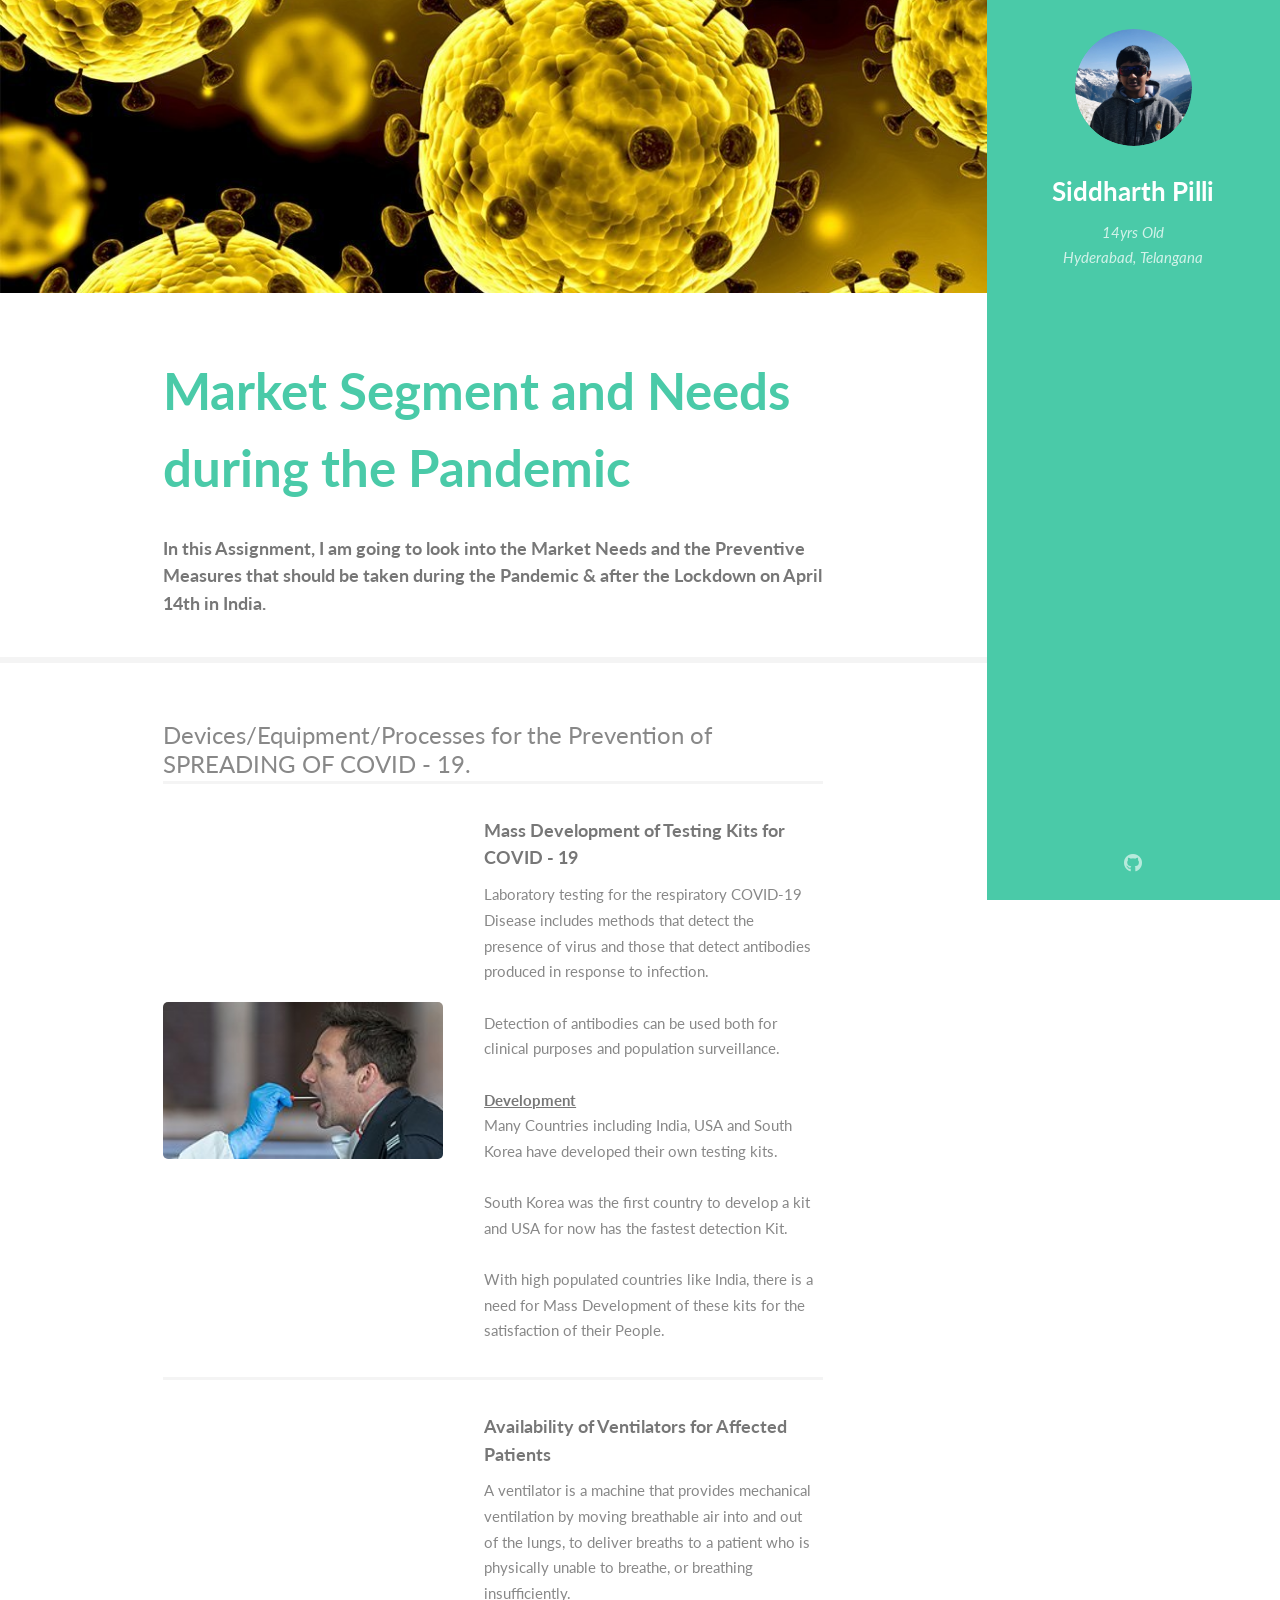
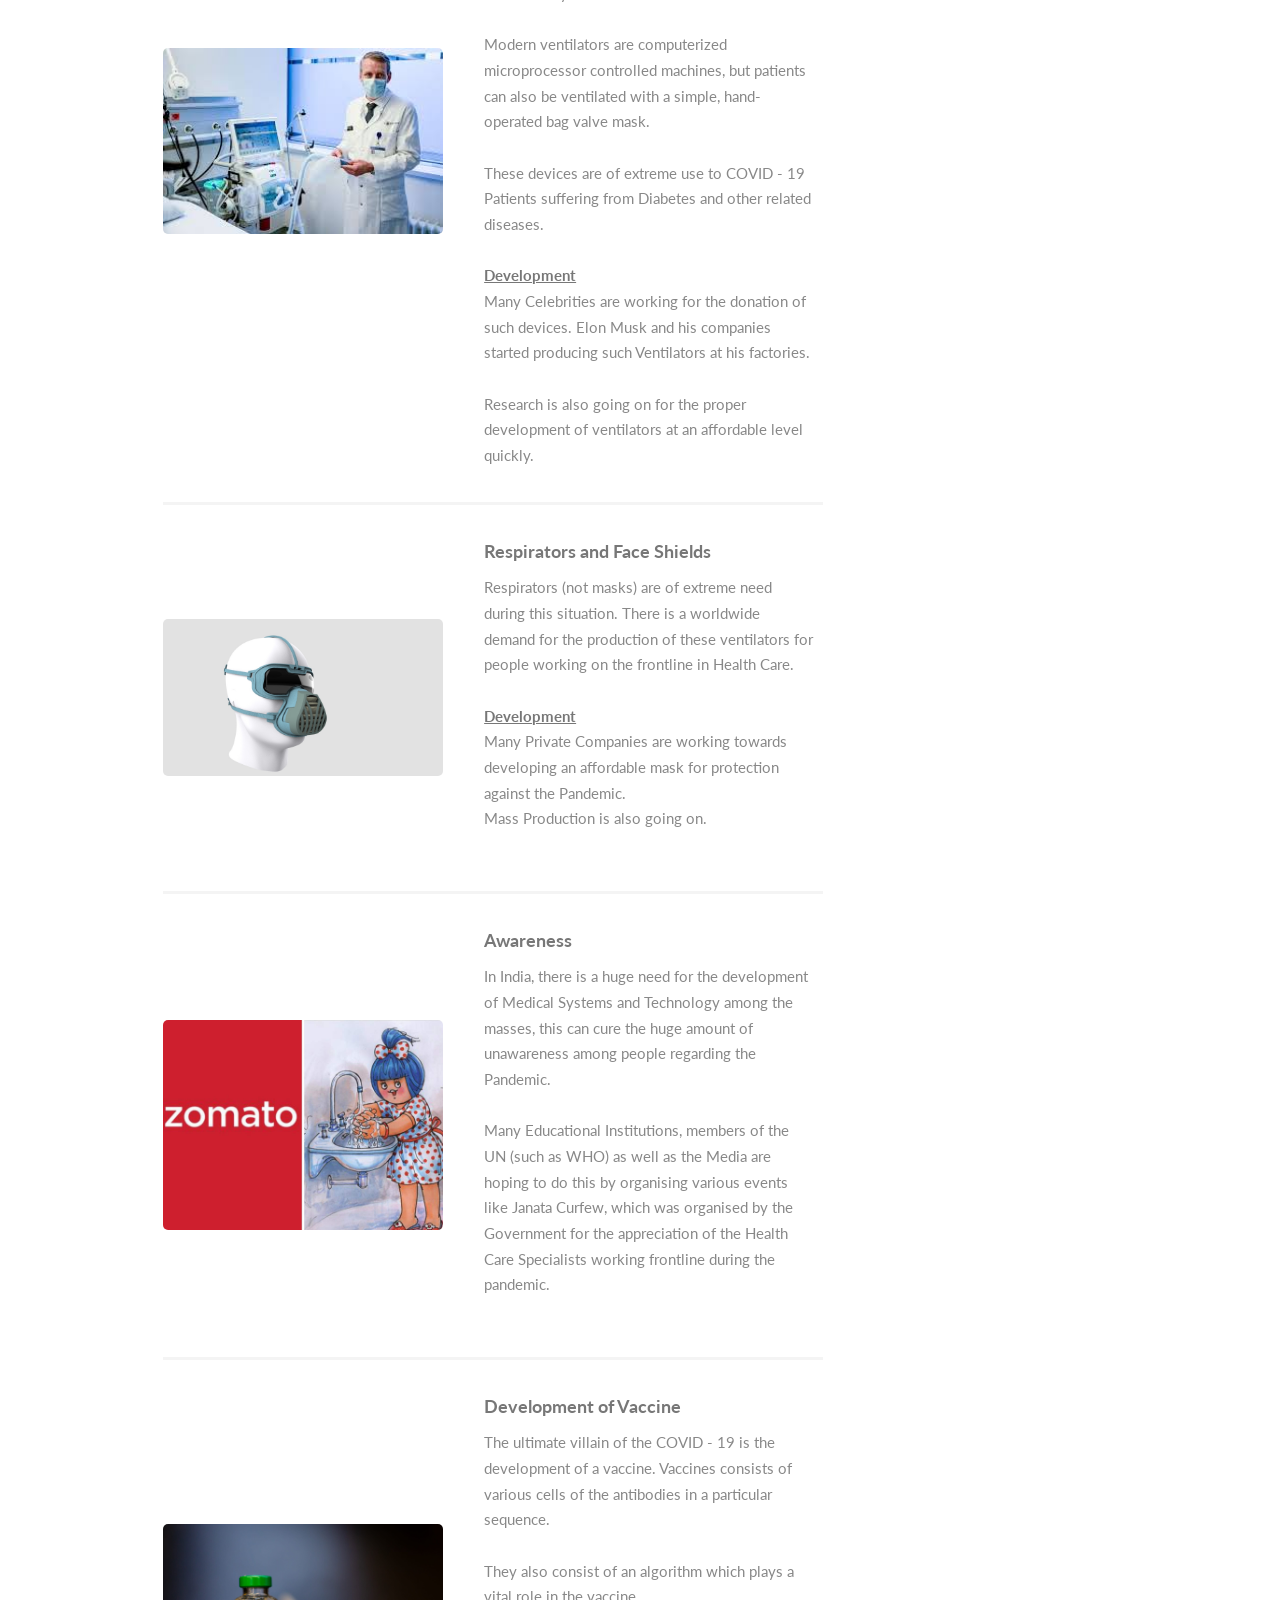
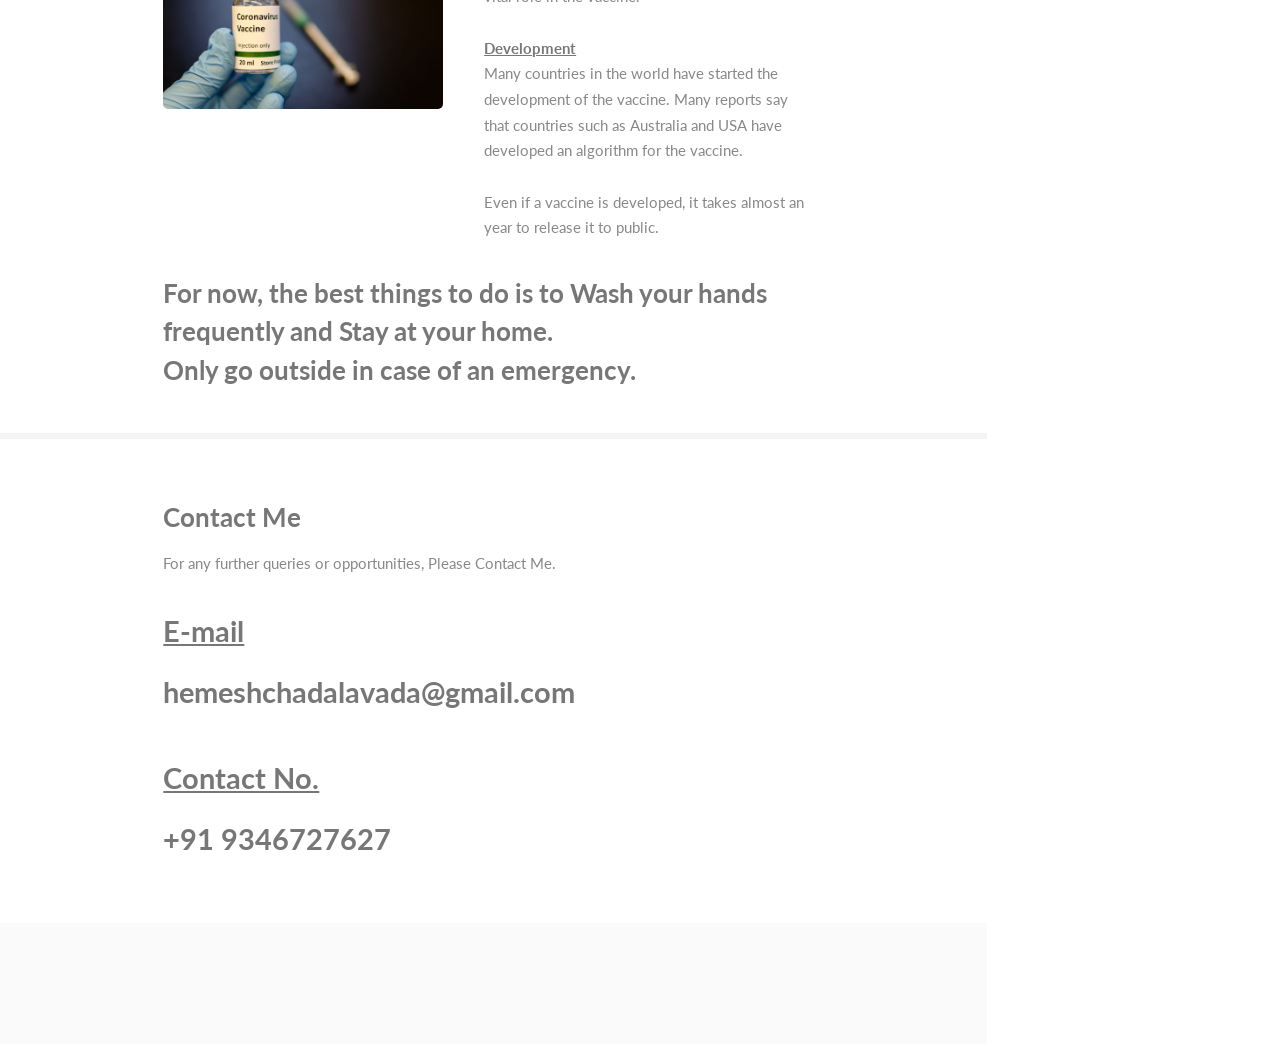
<file: z2m/60hr/2.html>
<!DOCTYPE HTML>

<html>

<head>
	<title>Day 2</title>
	<meta charset="utf-8" />
	<meta name="viewport" content="width=device-width, initial-scale=1, user-scalable=no" />
	<link rel="stylesheet" href="assets/css/main.css" />
</head>

<body class="is-preload">

	<!-- Header -->

	<section id="header">
		<header>
			<span class="image avatar"><img src="images/avatar.JPG" alt="Hemesh" /></span>
			<h1 id="logo"><a href="#">Siddharth Pilli</a></h1>
			<p>14yrs Old<br />
				Hyderabad, Telangana</p>
		</header>

		<footer>
			<ul class="icons">
				<li><a href="https://github.com/hemeshch" class="icon brands fa-github"><span
							class="label">GitHub</span> </a></li>

			</ul>
		</footer>
	</section>

	<!-- Wrapper -->
	<div id="wrapper">

		<!-- Main -->
		<div id="main">

			<!-- One -->
			<section id="one">
				<div class="image main" data-position="center">
					<img src="images/banner2.jpg" alt="" />
				</div>
				<div class="container">
					<header class="major">
						<h2>Market Segment and Needs during the Pandemic</h2>
						<h4>In this Assignment, I am going to look into the Market Needs and the Preventive Measures
							that should be taken during the Pandemic & after the Lockdown on April 14th in India.</h4>
					</header>
				</div>
			</section>

			<!-- Three -->
			<section id="four">
				<div class="container">
					<div class="features">
						<FONT SIZE="5">Devices/Equipment/Processes for the Prevention of SPREADING OF COVID - 19.</FONT>

						<article>
							<a href="https://en.wikipedia.org/wiki/COVID-19_testing" class="image"><img
									src="images/swab.jpg" alt="" /></a>
							<div class="inner">
								<h4>Mass Development of Testing Kits for COVID - 19</h4>
								<p>Laboratory testing for the respiratory COVID-19 Disease includes methods that detect
									the presence of virus and those that detect antibodies produced in response to
									infection.<br><br> Detection of antibodies can be used both for clinical purposes
									and population surveillance.<br><br>

									<b><u>Development</u></b><br>
									Many Countries including India, USA and South Korea have developed their own testing
									kits.<br><br> South Korea was the first country to develop a kit and USA for now has
									the fastest detection Kit.<br><br>
									With high populated countries like India, there is a need for Mass Development of
									these kits for the satisfaction of their People.
								</p>

							</div>
						</article>

						<article>
							<a href="https://en.wikipedia.org/wiki/Ventilator" class="image"><img src="images/ven.jfif"
									alt="" /></a>
							<div class="inner">
								<h4>Availability of Ventilators for Affected Patients</h4>
								<p>A ventilator is a machine that provides mechanical ventilation by moving breathable
									air into and out of the lungs, to deliver breaths to a patient who is physically
									unable to breathe, or breathing insufficiently. <br><br>Modern ventilators are
									computerized microprocessor controlled machines, but patients can also be ventilated
									with a simple, hand-operated bag valve mask.<br><br>
									These devices are of extreme use to COVID - 19 Patients suffering from Diabetes and
									other related diseases.
									<br><br>

									<b><u>Development</u></b><br>
									Many Celebrities are working for the donation of such devices. Elon Musk and his
									companies started producing such Ventilators at his factories.<br><br>

									Research is also going on for the proper development of ventilators at an affordable
									level quickly.
								</p>

							</div>
						</article>


						<article>
							<a href="https://en.wikipedia.org/wiki/Respirator" class="image"><img src="images/resp.jpg"
									alt="" /></a>
							<div class="inner">
								<h4>Respirators and Face Shields</h4>
								<p>Respirators (not masks) are of extreme need during this situation. There is a
									worldwide demand for the production of these ventilators for people working on the
									frontline in Health Care.
									<br><br>

									<b><u>Development</u></b><br>
									Many Private Companies are working towards developing an affordable mask for
									protection against the Pandemic.<br> Mass Production is also going on.<br><br>
								</p>

							</div>
						</article>

						<article>
							<a href="https://en.wikipedia.org/wiki/Respirator" class="image"><img src="images/awar.jpg"
									alt="" /></a>
							<div class="inner">
								<h4>Awareness</h4>
								<p>In India, there is a huge need for the development of Medical Systems and Technology
									among the masses, this can cure the huge amount of unawareness among people
									regarding the Pandemic.<br><Br> Many Educational Institutions, members of the UN
									(such as WHO) as well as the Media are hoping to do this by organising various
									events like Janata Curfew, which was organised by the Government for the
									appreciation of the Health Care Specialists working frontline during the pandemic.

									<br><br>
							</div>
						</article>


						<article>
							<a href="https://www.bbc.com/news/world-australia-52130402" class="image"><img
									src="images/vac.jpg" alt="" /></a>
							<div class="inner">
								<h4>Development of Vaccine</h4>
								<p>The ultimate villain of the COVID - 19 is the development of a vaccine. Vaccines
									consists of various cells of the antibodies in a particular sequence.<br><br>
									They also consist of an algorithm which plays a vital role in the vaccine.
									<br><br>

									<b><u>Development</u></b><br>
									Many countries in the world have started the development of the vaccine. Many
									reports say that countries such as Australia and USA have developed an algorithm for
									the vaccine.<br><br> Even if a vaccine is developed, it takes almost an year to
									release it to public.

								</p>
							</div>
						</article>

						<h3>For now, the best things to do is to Wash your hands frequently and Stay at your home.<br>
							Only go outside in case of an emergency.</h3>


					</div>
				</div>
			</section>

			<!-- Four -->




			<section id="five">
				<div class="container">
					<h3>Contact Me</h3>
					<p>For any further queries or opportunities, Please Contact Me.<br>
						<b>
							<h2><u>E-mail</u></h2>
						</b>
					<h2>hemeshchadalavada@gmail.com</h2><br>

					<b>
						<h2><u>Contact No.</u></h2>
					</b>
					<h2>+91 9346727627</h2>
					</p>

				</div>
			</section>


			<!-- Five -->
			<!--
							<section id="five">
								<div class="container">
									<h3>Elements</h3>

									<section>
										<h4>Text</h4>
										<p>This is <b>bold</b> and this is <strong>strong</strong>. This is <i>italic</i> and this is <em>emphasized</em>.
										This is <sup>superscript</sup> text and this is <sub>subscript</sub> text.
										This is <u>underlined</u> and this is code: <code>for (;;) { ... }</code>. Finally, <a href="#">this is a link</a>.</p>
										<hr />
										<header>
											<h4>Heading with a Subtitle</h4>
											<p>Lorem ipsum dolor sit amet nullam id egestas urna aliquam</p>
										</header>
										<p>Nunc lacinia ante nunc ac lobortis. Interdum adipiscing gravida odio porttitor sem non mi integer non faucibus ornare mi ut ante amet placerat aliquet. Volutpat eu sed ante lacinia sapien lorem accumsan varius montes viverra nibh in adipiscing blandit tempus accumsan.</p>
										<header>
											<h5>Heading with a Subtitle</h5>
											<p>Lorem ipsum dolor sit amet nullam id egestas urna aliquam</p>
										</header>
										<p>Nunc lacinia ante nunc ac lobortis. Interdum adipiscing gravida odio porttitor sem non mi integer non faucibus ornare mi ut ante amet placerat aliquet. Volutpat eu sed ante lacinia sapien lorem accumsan varius montes viverra nibh in adipiscing blandit tempus accumsan.</p>
										<hr />
										<h2>Heading Level 2</h2>
										<h3>Heading Level 3</h3>
										<h4>Heading Level 4</h4>
										<h5>Heading Level 5</h5>
										<h6>Heading Level 6</h6>
										<hr />
										<h5>Blockquote</h5>
										<blockquote>Fringilla nisl. Donec accumsan interdum nisi, quis tincidunt felis sagittis eget tempus euismod. Vestibulum ante ipsum primis in faucibus vestibulum. Blandit adipiscing eu felis iaculis volutpat ac adipiscing accumsan faucibus. Vestibulum ante ipsum primis in faucibus lorem ipsum dolor sit amet nullam adipiscing eu felis.</blockquote>
										<h5>Preformatted</h5>
										<pre><code>i = 0;

while (!deck.isInOrder()) {
    print 'Iteration ' + i;
    deck.shuffle();
    i++;
}

print 'It took ' + i + ' iterations to sort the deck.';</code></pre>
									</section>

									<section>
										<h4>Lists</h4>
										<div class="row">
											<div class="col-6 col-12-xsmall">
												<h5>Unordered</h5>
												<ul>
													<li>Dolor pulvinar etiam magna etiam.</li>
													<li>Sagittis adipiscing lorem eleifend.</li>
													<li>Felis enim feugiat dolore viverra.</li>
												</ul>
												<h5>Alternate</h5>
												<ul class="alt">
													<li>Dolor pulvinar etiam magna etiam.</li>
													<li>Sagittis adipiscing lorem eleifend.</li>
													<li>Felis enim feugiat dolore viverra.</li>
												</ul>
											</div>
											<div class="col-6 col-12-xsmall">
												<h5>Ordered</h5>
												<ol>
													<li>Dolor pulvinar etiam magna etiam.</li>
													<li>Etiam vel felis at lorem sed viverra.</li>
													<li>Felis enim feugiat dolore viverra.</li>
													<li>Dolor pulvinar etiam magna etiam.</li>
													<li>Etiam vel felis at lorem sed viverra.</li>
													<li>Felis enim feugiat dolore viverra.</li>
												</ol>
												<h5>Icons</h5>
												<ul class="icons">
													<li><a href="#" class="icon brands fa-twitter"><span class="label">Twitter</span></a></li>
													<li><a href="#" class="icon brands fa-facebook-f"><span class="label">Facebook</span></a></li>
													<li><a href="#" class="icon brands fa-instagram"><span class="label">Instagram</span></a></li>
													<li><a href="#" class="icon brands fa-github"><span class="label">Github</span></a></li>
													<li><a href="#" class="icon brands fa-dribbble"><span class="label">Dribbble</span></a></li>
													<li><a href="#" class="icon brands fa-tumblr"><span class="label">Tumblr</span></a></li>
												</ul>
											</div>
										</div>
										<h5>Actions</h5>
										<ul class="actions">
											<li><a href="#" class="button primary">Default</a></li>
											<li><a href="#" class="button">Default</a></li>
											<li><a href="#" class="button alt">Default</a></li>
										</ul>
										<ul class="actions small">
											<li><a href="#" class="button primary small">Small</a></li>
											<li><a href="#" class="button small">Small</a></li>
											<li><a href="#" class="button alt small">Small</a></li>
										</ul>
										<div class="row">
											<div class="col-3 col-6-medium col-12-xsmall">
												<ul class="actions stacked">
													<li><a href="#" class="button primary">Default</a></li>
													<li><a href="#" class="button">Default</a></li>
													<li><a href="#" class="button alt">Default</a></li>
												</ul>
											</div>
											<div class="col-3 col-6 col-12-xsmall">
												<ul class="actions stacked">
													<li><a href="#" class="button primary small">Small</a></li>
													<li><a href="#" class="button small">Small</a></li>
													<li><a href="#" class="button alt small">Small</a></li>
												</ul>
											</div>
											<div class="col-3 col-6-medium col-12-xsmall">
												<ul class="actions stacked">
													<li><a href="#" class="button primary fit">Default</a></li>
													<li><a href="#" class="button fit">Default</a></li>
													<li><a href="#" class="button alt fit">Default</a></li>
												</ul>
											</div>
											<div class="col-3 col-6-medium col-12-xsmall">
												<ul class="actions stacked">
													<li><a href="#" class="button primary small fit">Small</a></li>
													<li><a href="#" class="button small fit">Small</a></li>
													<li><a href="#" class="button alt small fit">Small</a></li>
												</ul>
											</div>
										</div>
									</section>

									<section>
										<h4>Table</h4>
										<h5>Default</h5>
										<div class="table-wrapper">
											<table>
												<thead>
													<tr>
														<th>Name</th>
														<th>Description</th>
														<th>Price</th>
													</tr>
												</thead>
												<tbody>
													<tr>
														<td>Item One</td>
														<td>Ante turpis integer aliquet porttitor.</td>
														<td>29.99</td>
													</tr>
													<tr>
														<td>Item Two</td>
														<td>Vis ac commodo adipiscing arcu aliquet.</td>
														<td>19.99</td>
													</tr>
													<tr>
														<td>Item Three</td>
														<td> Morbi faucibus arcu accumsan lorem.</td>
														<td>29.99</td>
													</tr>
													<tr>
														<td>Item Four</td>
														<td>Vitae integer tempus condimentum.</td>
														<td>19.99</td>
													</tr>
													<tr>
														<td>Item Five</td>
														<td>Ante turpis integer aliquet porttitor.</td>
														<td>29.99</td>
													</tr>
												</tbody>
												<tfoot>
													<tr>
														<td colspan="2"></td>
														<td>100.00</td>
													</tr>
												</tfoot>
											</table>
										</div>

										<h5>Alternate</h5>
										<div class="table-wrapper">
											<table class="alt">
												<thead>
													<tr>
														<th>Name</th>
														<th>Description</th>
														<th>Price</th>
													</tr>
												</thead>
												<tbody>
													<tr>
														<td>Item One</td>
														<td>Ante turpis integer aliquet porttitor.</td>
														<td>29.99</td>
													</tr>
													<tr>
														<td>Item Two</td>
														<td>Vis ac commodo adipiscing arcu aliquet.</td>
														<td>19.99</td>
													</tr>
													<tr>
														<td>Item Three</td>
														<td> Morbi faucibus arcu accumsan lorem.</td>
														<td>29.99</td>
													</tr>
													<tr>
														<td>Item Four</td>
														<td>Vitae integer tempus condimentum.</td>
														<td>19.99</td>
													</tr>
													<tr>
														<td>Item Five</td>
														<td>Ante turpis integer aliquet porttitor.</td>
														<td>29.99</td>
													</tr>
												</tbody>
												<tfoot>
													<tr>
														<td colspan="2"></td>
														<td>100.00</td>
													</tr>
												</tfoot>
											</table>
										</div>
									</section>

									<section>
										<h4>Buttons</h4>
										<ul class="actions">
											<li><a href="#" class="button primary">Primary</a></li>
											<li><a href="#" class="button">Default</a></li>
											<li><a href="#" class="button alt">Alternate</a></li>
										</ul>
										<ul class="actions">
											<li><a href="#" class="button primary large">Large</a></li>
											<li><a href="#" class="button">Default</a></li>
											<li><a href="#" class="button alt small">Small</a></li>
										</ul>
										<ul class="actions fit">
											<li><a href="#" class="button primary fit">Fit</a></li>
											<li><a href="#" class="button fit">Fit</a></li>
											<li><a href="#" class="button alt fit">Fit</a></li>
										</ul>
										<ul class="actions fit small">
											<li><a href="#" class="button primary fit small">Fit + Small</a></li>
											<li><a href="#" class="button fit small">Fit + Small</a></li>
											<li><a href="#" class="button alt fit small">Fit + Small</a></li>
										</ul>
										<ul class="actions">
											<li><a href="#" class="button primary icon solid fa-download">Icon</a></li>
											<li><a href="#" class="button icon solid fa-download">Icon</a></li>
											<li><a href="#" class="button alt icon solid fa-check">Icon</a></li>
										</ul>
										<ul class="actions">
											<li><span class="button primary disabled">Primary</span></li>
											<li><span class="button disabled">Default</span></li>
											<li><span class="button alt disabled">Alternate</span></li>
										</ul>
									</section>

									<section>
										<h4>Form</h4>
										<form method="post" action="#">
											<div class="row gtr-uniform">
												<div class="col-6 col-12-xsmall">
													<input type="text" name="demo-name" id="demo-name" value="" placeholder="Name" />
												</div>
												<div class="col-6 col-12-xsmall">
													<input type="email" name="demo-email" id="demo-email" value="" placeholder="Email" />
												</div>
												<div class="col-12">
													<select name="demo-category" id="demo-category">
														<option value="">- Category -</option>
														<option value="1">Manufacturing</option>
														<option value="1">Shipping</option>
														<option value="1">Administration</option>
														<option value="1">Human Resources</option>
													</select>
												</div>
												<div class="col-4 col-12-medium">
													<input type="radio" id="demo-priority-low" name="demo-priority" checked>
													<label for="demo-priority-low">Low Priority</label>
												</div>
												<div class="col-4 col-12-medium">
													<input type="radio" id="demo-priority-normal" name="demo-priority">
													<label for="demo-priority-normal">Normal Priority</label>
												</div>
												<div class="col-4 col-12-medium">
													<input type="radio" id="demo-priority-high" name="demo-priority">
													<label for="demo-priority-high">High Priority</label>
												</div>
												<div class="col-6 col-12-medium">
													<input type="checkbox" id="demo-copy" name="demo-copy">
													<label for="demo-copy">Email me a copy of this message</label>
												</div>
												<div class="col-6 col-12-medium">
													<input type="checkbox" id="demo-human" name="demo-human" checked>
													<label for="demo-human">I am a human and not a robot</label>
												</div>
												<div class="col-12">
													<textarea name="demo-message" id="demo-message" placeholder="Enter your message" rows="6"></textarea>
												</div>
												<div class="col-12">
													<ul class="actions">
														<li><input type="submit" value="Send Message" /></li>
														<li><input type="reset" value="Reset" class="alt" /></li>
													</ul>
												</div>
											</div>
										</form>
									</section>

									<section>
										<h4>Image</h4>
										<h5>Fit</h5>
										<span class="image fit"><img src="images/banner.jpg" alt="" /></span>
										<div class="box alt">
											<div class="row gtr-50 gtr-uniform">
												<div class="col-4"><span class="image fit"><img src="images/pic01.jpg" alt="" /></span></div>
												<div class="col-4"><span class="image fit"><img src="images/pic02.jpg" alt="" /></span></div>
												<div class="col-4"><span class="image fit"><img src="images/pic03.jpg" alt="" /></span></div>
												<div class="col-4"><span class="image fit"><img src="images/pic02.jpg" alt="" /></span></div>
												<div class="col-4"><span class="image fit"><img src="images/pic03.jpg" alt="" /></span></div>
												<div class="col-4"><span class="image fit"><img src="images/pic01.jpg" alt="" /></span></div>
												<div class="col-4"><span class="image fit"><img src="images/pic03.jpg" alt="" /></span></div>
												<div class="col-4"><span class="image fit"><img src="images/pic01.jpg" alt="" /></span></div>
												<div class="col-4"><span class="image fit"><img src="images/pic02.jpg" alt="" /></span></div>
											</div>
										</div>
										<h5>Left &amp; Right</h5>
										<p><span class="image left"><img src="images/avatar.jpg" alt="" /></span>Fringilla nisl. Donec accumsan interdum nisi, quis tincidunt felis sagittis eget. tempus euismod. Vestibulum ante ipsum primis in faucibus vestibulum. Blandit adipiscing eu felis iaculis volutpat ac adipiscing accumsan eu faucibus. Integer ac pellentesque praesent tincidunt felis sagittis eget. tempus euismod. Vestibulum ante ipsum primis in faucibus vestibulum. Blandit adipiscing eu felis iaculis volutpat ac adipiscing accumsan eu faucibus. Integer ac pellentesque praesent. Donec accumsan interdum nisi, quis tincidunt felis sagittis eget. tempus euismod. Vestibulum ante ipsum primis in faucibus vestibulum. Blandit adipiscing eu felis iaculis volutpat ac adipiscing accumsan eu faucibus. Integer ac pellentesque praesent tincidunt felis sagittis eget. tempus euismod. Vestibulum ante ipsum primis in faucibus vestibulum. Blandit adipiscing eu felis iaculis volutpat ac adipiscing accumsan eu faucibus. Integer ac pellentesque praesent.</p>
										<p><span class="image right"><img src="images/avatar.jpg" alt="" /></span>Fringilla nisl. Donec accumsan interdum nisi, quis tincidunt felis sagittis eget. tempus euismod. Vestibulum ante ipsum primis in faucibus vestibulum. Blandit adipiscing eu felis iaculis volutpat ac adipiscing accumsan eu faucibus. Integer ac pellentesque praesent tincidunt felis sagittis eget. tempus euismod. Vestibulum ante ipsum primis in faucibus vestibulum. Blandit adipiscing eu felis iaculis volutpat ac adipiscing accumsan eu faucibus. Integer ac pellentesque praesent. Donec accumsan interdum nisi, quis tincidunt felis sagittis eget. tempus euismod. Vestibulum ante ipsum primis in faucibus vestibulum. Blandit adipiscing eu felis iaculis volutpat ac adipiscing accumsan eu faucibus. Integer ac pellentesque praesent tincidunt felis sagittis eget. tempus euismod. Vestibulum ante ipsum primis in faucibus vestibulum. Blandit adipiscing eu felis iaculis volutpat ac adipiscing accumsan eu faucibus. Integer ac pellentesque praesent.</p>
									</section>

								</div>
							</section>
						-->

		</div>

		<!-- Footer -->
		<section id="footer">
			<div class="container">
				<ul class="copyright">

				</ul>
			</div>
		</section>

	</div>

	<!-- Scripts -->
	<script src="assets/js/jquery.min.js"></script>
	<script src="assets/js/jquery.scrollex.min.js"></script>
	<script src="assets/js/jquery.scrolly.min.js"></script>
	<script src="assets/js/browser.min.js"></script>
	<script src="assets/js/breakpoints.min.js"></script>
	<script src="assets/js/util.js"></script>
	<script src="assets/js/main.js"></script>

</body>

</html>
</file>
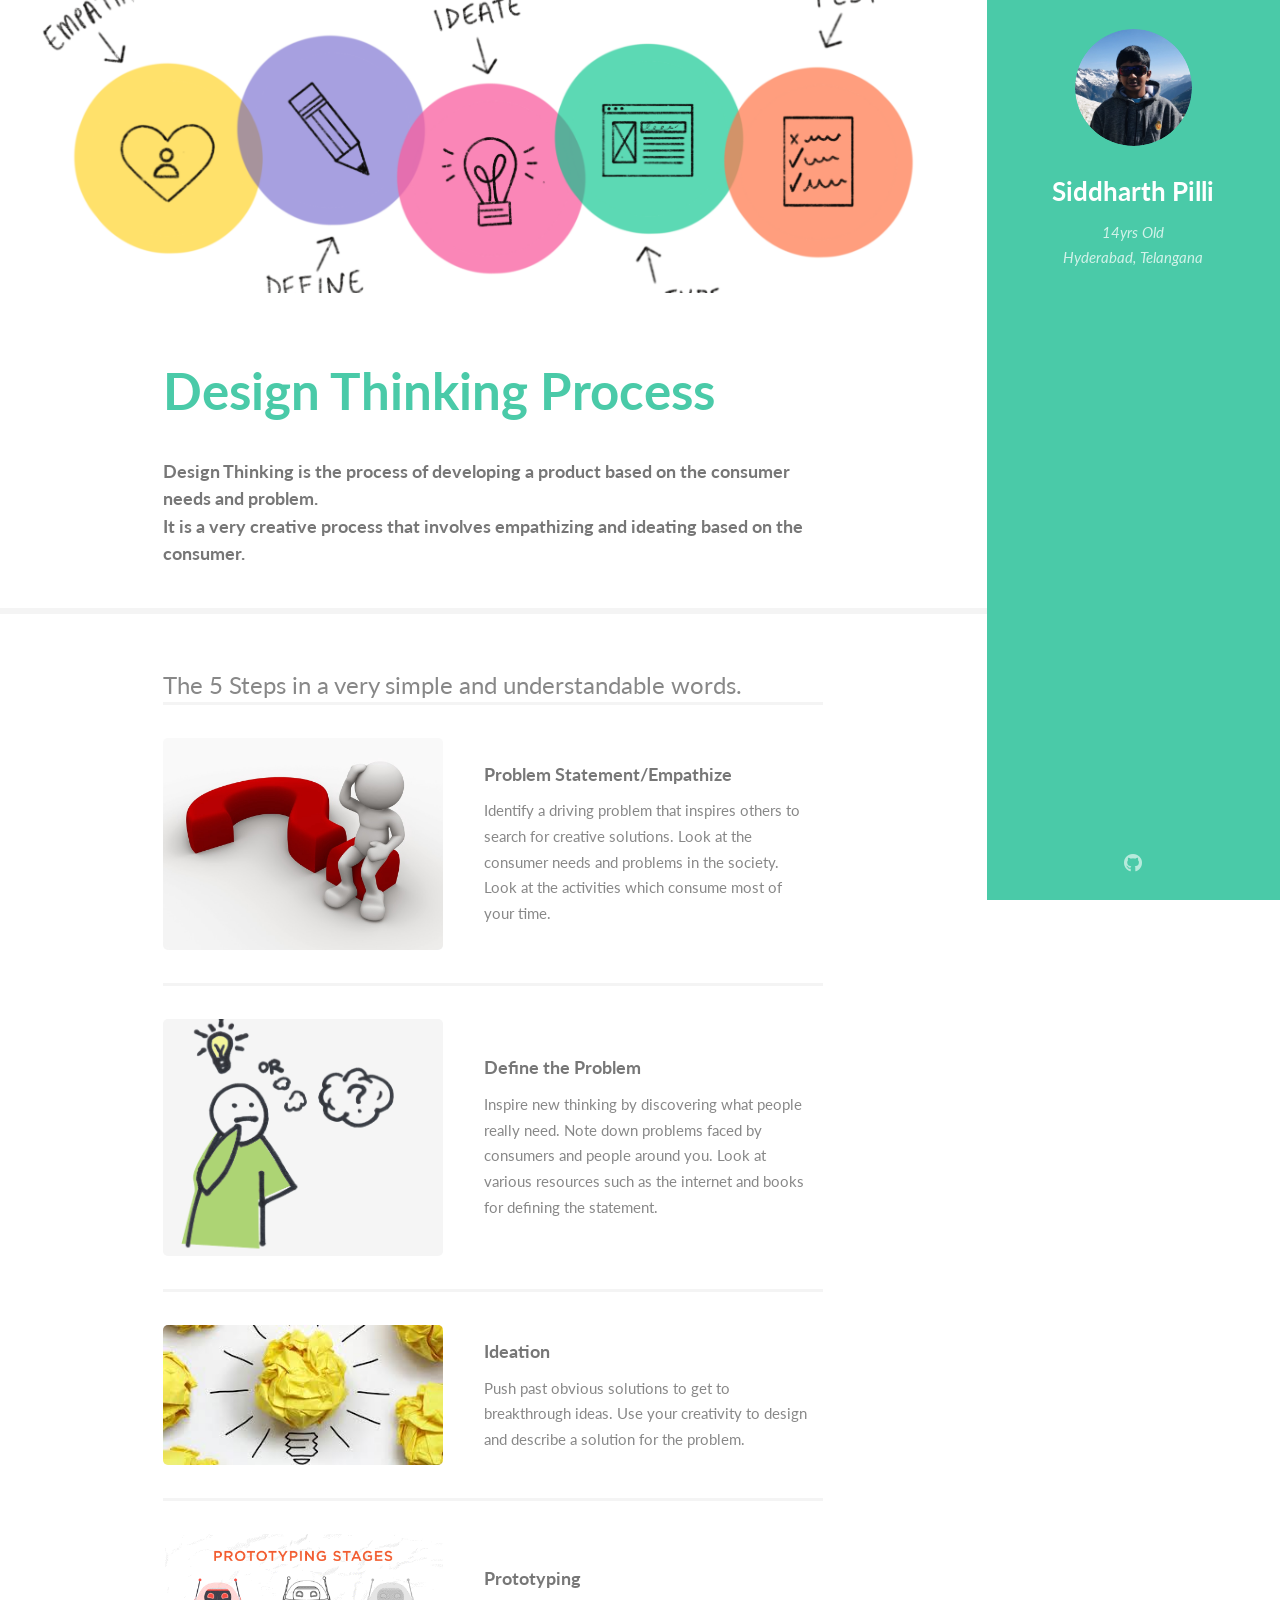
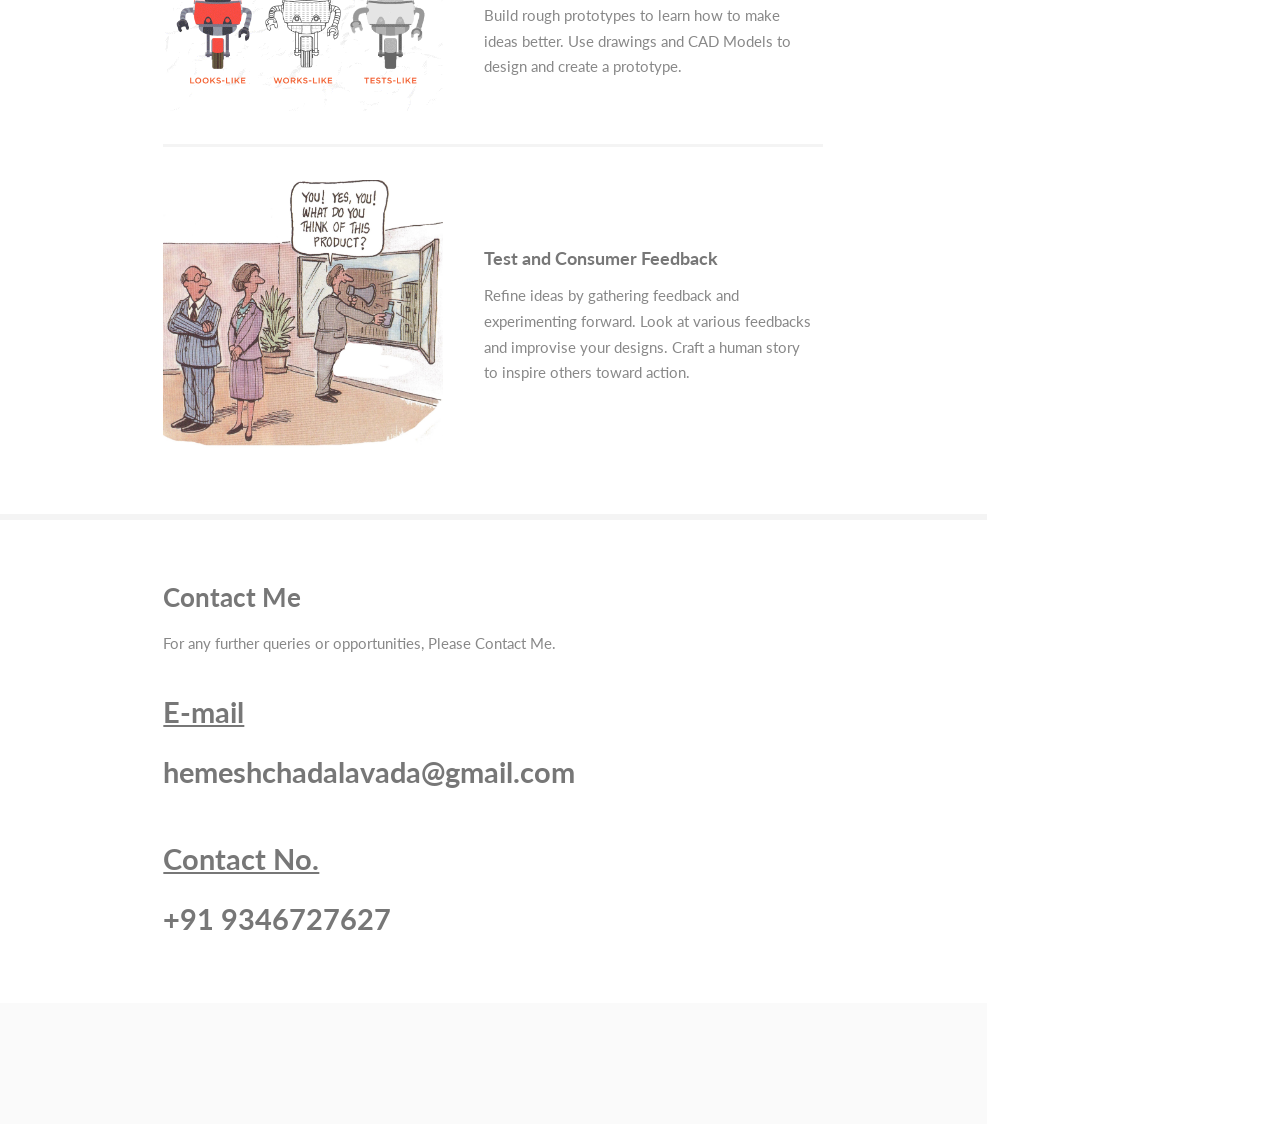
<file: z2m/60hr/3.html>
<!DOCTYPE HTML>

<html>

<head>
	<title>Day 3</title>
	<meta charset="utf-8" />
	<meta name="viewport" content="width=device-width, initial-scale=1, user-scalable=no" />
	<link rel="stylesheet" href="assets/css/main.css" />
</head>

<body class="is-preload">

	<!-- Header -->

	<section id="header">
		<header>
			<span class="image avatar"><img src="images/avatar.JPG" alt="Hemesh" /></span>
			<h1 id="logo"><a href="#">Siddharth Pilli</a></h1>
			<p>14yrs Old<br />
				Hyderabad, Telangana</p>
		</header>

		<footer>
			<ul class="icons">
				<li><a href="https://github.com/hemeshch" class="icon brands fa-github"><span
							class="label">GitHub</span> </a></li>

			</ul>
		</footer>
	</section>

	<!-- Wrapper -->
	<div id="wrapper">

		<!-- Main -->
		<div id="main">

			<!-- One -->
			<section id="one">
				<div class="image main" data-position="center">
					<img src="images/design.png" alt="" />
				</div>
				<div class="container">
					<header class="major">
						<h2>Design Thinking Process</h2>
						<h4>Design Thinking is the process of developing a product based on the consumer needs and
							problem. <br>It is a very creative process that involves empathizing and ideating based on
							the consumer.</h4>
					</header>
				</div>
			</section>

			<!-- Three -->
			<section id="four">
				<div class="container">
					<div class="features">
						<FONT SIZE="5">The 5 Steps in a very simple and understandable words.</FONT>
						<article>
							<a href="https://www.ideou.com/pages/design-thinking" class="image"><img
									src="images/problem.jpeg" alt="" /></a>
							<div class="inner">
								<h4>Problem Statement/Empathize</h4>
								<p>Identify a driving problem that inspires others to search for creative solutions.
									Look at the consumer needs and problems in the society. Look at the activities which
									consume most of your time.
								</p>

							</div>
						</article>

						<article>
							<a href="https://www.ideou.com/pages/design-thinking" class="image"><img
									src="images/define.png" alt="" /></a>
							<div class="inner">
								<h4>Define the Problem</h4>
								<p>Inspire new thinking by discovering what people really need. Note down problems faced
									by consumers and people around you. Look at various resources such as the internet
									and books for defining the statement.
								</p>

							</div>
						</article>


						<article>
							<a href="https://www.ideou.com/pages/design-thinking" class="image"><img
									src="images/ideate.jfif" alt="" /></a>
							<div class="inner">
								<h4>Ideation</h4>
								<p>Push past obvious solutions to get to breakthrough ideas. Use your creativity to
									design and describe a solution for the problem.
								</p>

							</div>
						</article>

						<article>
							<a href="https://www.ideou.com/pages/design-thinking" class="image"><img
									src="images/prototype.gif" alt="" /></a>
							<div class="inner">
								<h4>Prototyping</h4>
								<p>Build rough prototypes to learn how to make ideas better. Use drawings and CAD Models
									to design and create a prototype.</p>
							</div>
						</article>


						<article>
							<a href="https://www.ideou.com/pages/design-thinking" class="image"><img
									src="images/test.jpeg" alt="" /></a>
							<div class="inner">
								<h4>Test and Consumer Feedback</h4>
								<p>Refine ideas by gathering feedback and experimenting forward. Look at various
									feedbacks and improvise your designs. Craft a human story to inspire others toward
									action.
								</p>
							</div>
						</article>


					</div>
				</div>
			</section>

			<!-- Four -->




			<section id="five">
				<div class="container">
					<h3>Contact Me</h3>
					<p>For any further queries or opportunities, Please Contact Me.<br>
						<b>
							<h2><u>E-mail</u></h2>
						</b>
					<h2>hemeshchadalavada@gmail.com</h2><br>

					<b>
						<h2><u>Contact No.</u></h2>
					</b>
					<h2>+91 9346727627</h2>
					</p>

				</div>
			</section>


			<!-- Five -->
			<!--
							<section id="five">
								<div class="container">
									<h3>Elements</h3>

									<section>
										<h4>Text</h4>
										<p>This is <b>bold</b> and this is <strong>strong</strong>. This is <i>italic</i> and this is <em>emphasized</em>.
										This is <sup>superscript</sup> text and this is <sub>subscript</sub> text.
										This is <u>underlined</u> and this is code: <code>for (;;) { ... }</code>. Finally, <a href="#">this is a link</a>.</p>
										<hr />
										<header>
											<h4>Heading with a Subtitle</h4>
											<p>Lorem ipsum dolor sit amet nullam id egestas urna aliquam</p>
										</header>
										<p>Nunc lacinia ante nunc ac lobortis. Interdum adipiscing gravida odio porttitor sem non mi integer non faucibus ornare mi ut ante amet placerat aliquet. Volutpat eu sed ante lacinia sapien lorem accumsan varius montes viverra nibh in adipiscing blandit tempus accumsan.</p>
										<header>
											<h5>Heading with a Subtitle</h5>
											<p>Lorem ipsum dolor sit amet nullam id egestas urna aliquam</p>
										</header>
										<p>Nunc lacinia ante nunc ac lobortis. Interdum adipiscing gravida odio porttitor sem non mi integer non faucibus ornare mi ut ante amet placerat aliquet. Volutpat eu sed ante lacinia sapien lorem accumsan varius montes viverra nibh in adipiscing blandit tempus accumsan.</p>
										<hr />
										<h2>Heading Level 2</h2>
										<h3>Heading Level 3</h3>
										<h4>Heading Level 4</h4>
										<h5>Heading Level 5</h5>
										<h6>Heading Level 6</h6>
										<hr />
										<h5>Blockquote</h5>
										<blockquote>Fringilla nisl. Donec accumsan interdum nisi, quis tincidunt felis sagittis eget tempus euismod. Vestibulum ante ipsum primis in faucibus vestibulum. Blandit adipiscing eu felis iaculis volutpat ac adipiscing accumsan faucibus. Vestibulum ante ipsum primis in faucibus lorem ipsum dolor sit amet nullam adipiscing eu felis.</blockquote>
										<h5>Preformatted</h5>
										<pre><code>i = 0;

while (!deck.isInOrder()) {
    print 'Iteration ' + i;
    deck.shuffle();
    i++;
}

print 'It took ' + i + ' iterations to sort the deck.';</code></pre>
									</section>

									<section>
										<h4>Lists</h4>
										<div class="row">
											<div class="col-6 col-12-xsmall">
												<h5>Unordered</h5>
												<ul>
													<li>Dolor pulvinar etiam magna etiam.</li>
													<li>Sagittis adipiscing lorem eleifend.</li>
													<li>Felis enim feugiat dolore viverra.</li>
												</ul>
												<h5>Alternate</h5>
												<ul class="alt">
													<li>Dolor pulvinar etiam magna etiam.</li>
													<li>Sagittis adipiscing lorem eleifend.</li>
													<li>Felis enim feugiat dolore viverra.</li>
												</ul>
											</div>
											<div class="col-6 col-12-xsmall">
												<h5>Ordered</h5>
												<ol>
													<li>Dolor pulvinar etiam magna etiam.</li>
													<li>Etiam vel felis at lorem sed viverra.</li>
													<li>Felis enim feugiat dolore viverra.</li>
													<li>Dolor pulvinar etiam magna etiam.</li>
													<li>Etiam vel felis at lorem sed viverra.</li>
													<li>Felis enim feugiat dolore viverra.</li>
												</ol>
												<h5>Icons</h5>
												<ul class="icons">
													<li><a href="#" class="icon brands fa-twitter"><span class="label">Twitter</span></a></li>
													<li><a href="#" class="icon brands fa-facebook-f"><span class="label">Facebook</span></a></li>
													<li><a href="#" class="icon brands fa-instagram"><span class="label">Instagram</span></a></li>
													<li><a href="#" class="icon brands fa-github"><span class="label">Github</span></a></li>
													<li><a href="#" class="icon brands fa-dribbble"><span class="label">Dribbble</span></a></li>
													<li><a href="#" class="icon brands fa-tumblr"><span class="label">Tumblr</span></a></li>
												</ul>
											</div>
										</div>
										<h5>Actions</h5>
										<ul class="actions">
											<li><a href="#" class="button primary">Default</a></li>
											<li><a href="#" class="button">Default</a></li>
											<li><a href="#" class="button alt">Default</a></li>
										</ul>
										<ul class="actions small">
											<li><a href="#" class="button primary small">Small</a></li>
											<li><a href="#" class="button small">Small</a></li>
											<li><a href="#" class="button alt small">Small</a></li>
										</ul>
										<div class="row">
											<div class="col-3 col-6-medium col-12-xsmall">
												<ul class="actions stacked">
													<li><a href="#" class="button primary">Default</a></li>
													<li><a href="#" class="button">Default</a></li>
													<li><a href="#" class="button alt">Default</a></li>
												</ul>
											</div>
											<div class="col-3 col-6 col-12-xsmall">
												<ul class="actions stacked">
													<li><a href="#" class="button primary small">Small</a></li>
													<li><a href="#" class="button small">Small</a></li>
													<li><a href="#" class="button alt small">Small</a></li>
												</ul>
											</div>
											<div class="col-3 col-6-medium col-12-xsmall">
												<ul class="actions stacked">
													<li><a href="#" class="button primary fit">Default</a></li>
													<li><a href="#" class="button fit">Default</a></li>
													<li><a href="#" class="button alt fit">Default</a></li>
												</ul>
											</div>
											<div class="col-3 col-6-medium col-12-xsmall">
												<ul class="actions stacked">
													<li><a href="#" class="button primary small fit">Small</a></li>
													<li><a href="#" class="button small fit">Small</a></li>
													<li><a href="#" class="button alt small fit">Small</a></li>
												</ul>
											</div>
										</div>
									</section>

									<section>
										<h4>Table</h4>
										<h5>Default</h5>
										<div class="table-wrapper">
											<table>
												<thead>
													<tr>
														<th>Name</th>
														<th>Description</th>
														<th>Price</th>
													</tr>
												</thead>
												<tbody>
													<tr>
														<td>Item One</td>
														<td>Ante turpis integer aliquet porttitor.</td>
														<td>29.99</td>
													</tr>
													<tr>
														<td>Item Two</td>
														<td>Vis ac commodo adipiscing arcu aliquet.</td>
														<td>19.99</td>
													</tr>
													<tr>
														<td>Item Three</td>
														<td> Morbi faucibus arcu accumsan lorem.</td>
														<td>29.99</td>
													</tr>
													<tr>
														<td>Item Four</td>
														<td>Vitae integer tempus condimentum.</td>
														<td>19.99</td>
													</tr>
													<tr>
														<td>Item Five</td>
														<td>Ante turpis integer aliquet porttitor.</td>
														<td>29.99</td>
													</tr>
												</tbody>
												<tfoot>
													<tr>
														<td colspan="2"></td>
														<td>100.00</td>
													</tr>
												</tfoot>
											</table>
										</div>

										<h5>Alternate</h5>
										<div class="table-wrapper">
											<table class="alt">
												<thead>
													<tr>
														<th>Name</th>
														<th>Description</th>
														<th>Price</th>
													</tr>
												</thead>
												<tbody>
													<tr>
														<td>Item One</td>
														<td>Ante turpis integer aliquet porttitor.</td>
														<td>29.99</td>
													</tr>
													<tr>
														<td>Item Two</td>
														<td>Vis ac commodo adipiscing arcu aliquet.</td>
														<td>19.99</td>
													</tr>
													<tr>
														<td>Item Three</td>
														<td> Morbi faucibus arcu accumsan lorem.</td>
														<td>29.99</td>
													</tr>
													<tr>
														<td>Item Four</td>
														<td>Vitae integer tempus condimentum.</td>
														<td>19.99</td>
													</tr>
													<tr>
														<td>Item Five</td>
														<td>Ante turpis integer aliquet porttitor.</td>
														<td>29.99</td>
													</tr>
												</tbody>
												<tfoot>
													<tr>
														<td colspan="2"></td>
														<td>100.00</td>
													</tr>
												</tfoot>
											</table>
										</div>
									</section>

									<section>
										<h4>Buttons</h4>
										<ul class="actions">
											<li><a href="#" class="button primary">Primary</a></li>
											<li><a href="#" class="button">Default</a></li>
											<li><a href="#" class="button alt">Alternate</a></li>
										</ul>
										<ul class="actions">
											<li><a href="#" class="button primary large">Large</a></li>
											<li><a href="#" class="button">Default</a></li>
											<li><a href="#" class="button alt small">Small</a></li>
										</ul>
										<ul class="actions fit">
											<li><a href="#" class="button primary fit">Fit</a></li>
											<li><a href="#" class="button fit">Fit</a></li>
											<li><a href="#" class="button alt fit">Fit</a></li>
										</ul>
										<ul class="actions fit small">
											<li><a href="#" class="button primary fit small">Fit + Small</a></li>
											<li><a href="#" class="button fit small">Fit + Small</a></li>
											<li><a href="#" class="button alt fit small">Fit + Small</a></li>
										</ul>
										<ul class="actions">
											<li><a href="#" class="button primary icon solid fa-download">Icon</a></li>
											<li><a href="#" class="button icon solid fa-download">Icon</a></li>
											<li><a href="#" class="button alt icon solid fa-check">Icon</a></li>
										</ul>
										<ul class="actions">
											<li><span class="button primary disabled">Primary</span></li>
											<li><span class="button disabled">Default</span></li>
											<li><span class="button alt disabled">Alternate</span></li>
										</ul>
									</section>

									<section>
										<h4>Form</h4>
										<form method="post" action="#">
											<div class="row gtr-uniform">
												<div class="col-6 col-12-xsmall">
													<input type="text" name="demo-name" id="demo-name" value="" placeholder="Name" />
												</div>
												<div class="col-6 col-12-xsmall">
													<input type="email" name="demo-email" id="demo-email" value="" placeholder="Email" />
												</div>
												<div class="col-12">
													<select name="demo-category" id="demo-category">
														<option value="">- Category -</option>
														<option value="1">Manufacturing</option>
														<option value="1">Shipping</option>
														<option value="1">Administration</option>
														<option value="1">Human Resources</option>
													</select>
												</div>
												<div class="col-4 col-12-medium">
													<input type="radio" id="demo-priority-low" name="demo-priority" checked>
													<label for="demo-priority-low">Low Priority</label>
												</div>
												<div class="col-4 col-12-medium">
													<input type="radio" id="demo-priority-normal" name="demo-priority">
													<label for="demo-priority-normal">Normal Priority</label>
												</div>
												<div class="col-4 col-12-medium">
													<input type="radio" id="demo-priority-high" name="demo-priority">
													<label for="demo-priority-high">High Priority</label>
												</div>
												<div class="col-6 col-12-medium">
													<input type="checkbox" id="demo-copy" name="demo-copy">
													<label for="demo-copy">Email me a copy of this message</label>
												</div>
												<div class="col-6 col-12-medium">
													<input type="checkbox" id="demo-human" name="demo-human" checked>
													<label for="demo-human">I am a human and not a robot</label>
												</div>
												<div class="col-12">
													<textarea name="demo-message" id="demo-message" placeholder="Enter your message" rows="6"></textarea>
												</div>
												<div class="col-12">
													<ul class="actions">
														<li><input type="submit" value="Send Message" /></li>
														<li><input type="reset" value="Reset" class="alt" /></li>
													</ul>
												</div>
											</div>
										</form>
									</section>

									<section>
										<h4>Image</h4>
										<h5>Fit</h5>
										<span class="image fit"><img src="images/banner.jpg" alt="" /></span>
										<div class="box alt">
											<div class="row gtr-50 gtr-uniform">
												<div class="col-4"><span class="image fit"><img src="images/pic01.jpg" alt="" /></span></div>
												<div class="col-4"><span class="image fit"><img src="images/pic02.jpg" alt="" /></span></div>
												<div class="col-4"><span class="image fit"><img src="images/pic03.jpg" alt="" /></span></div>
												<div class="col-4"><span class="image fit"><img src="images/pic02.jpg" alt="" /></span></div>
												<div class="col-4"><span class="image fit"><img src="images/pic03.jpg" alt="" /></span></div>
												<div class="col-4"><span class="image fit"><img src="images/pic01.jpg" alt="" /></span></div>
												<div class="col-4"><span class="image fit"><img src="images/pic03.jpg" alt="" /></span></div>
												<div class="col-4"><span class="image fit"><img src="images/pic01.jpg" alt="" /></span></div>
												<div class="col-4"><span class="image fit"><img src="images/pic02.jpg" alt="" /></span></div>
											</div>
										</div>
										<h5>Left &amp; Right</h5>
										<p><span class="image left"><img src="images/avatar.jpg" alt="" /></span>Fringilla nisl. Donec accumsan interdum nisi, quis tincidunt felis sagittis eget. tempus euismod. Vestibulum ante ipsum primis in faucibus vestibulum. Blandit adipiscing eu felis iaculis volutpat ac adipiscing accumsan eu faucibus. Integer ac pellentesque praesent tincidunt felis sagittis eget. tempus euismod. Vestibulum ante ipsum primis in faucibus vestibulum. Blandit adipiscing eu felis iaculis volutpat ac adipiscing accumsan eu faucibus. Integer ac pellentesque praesent. Donec accumsan interdum nisi, quis tincidunt felis sagittis eget. tempus euismod. Vestibulum ante ipsum primis in faucibus vestibulum. Blandit adipiscing eu felis iaculis volutpat ac adipiscing accumsan eu faucibus. Integer ac pellentesque praesent tincidunt felis sagittis eget. tempus euismod. Vestibulum ante ipsum primis in faucibus vestibulum. Blandit adipiscing eu felis iaculis volutpat ac adipiscing accumsan eu faucibus. Integer ac pellentesque praesent.</p>
										<p><span class="image right"><img src="images/avatar.jpg" alt="" /></span>Fringilla nisl. Donec accumsan interdum nisi, quis tincidunt felis sagittis eget. tempus euismod. Vestibulum ante ipsum primis in faucibus vestibulum. Blandit adipiscing eu felis iaculis volutpat ac adipiscing accumsan eu faucibus. Integer ac pellentesque praesent tincidunt felis sagittis eget. tempus euismod. Vestibulum ante ipsum primis in faucibus vestibulum. Blandit adipiscing eu felis iaculis volutpat ac adipiscing accumsan eu faucibus. Integer ac pellentesque praesent. Donec accumsan interdum nisi, quis tincidunt felis sagittis eget. tempus euismod. Vestibulum ante ipsum primis in faucibus vestibulum. Blandit adipiscing eu felis iaculis volutpat ac adipiscing accumsan eu faucibus. Integer ac pellentesque praesent tincidunt felis sagittis eget. tempus euismod. Vestibulum ante ipsum primis in faucibus vestibulum. Blandit adipiscing eu felis iaculis volutpat ac adipiscing accumsan eu faucibus. Integer ac pellentesque praesent.</p>
									</section>

								</div>
							</section>
						-->

		</div>

		<!-- Footer -->
		<section id="footer">
			<div class="container">
				<ul class="copyright">

				</ul>
			</div>
		</section>

	</div>

	<!-- Scripts -->
	<script src="assets/js/jquery.min.js"></script>
	<script src="assets/js/jquery.scrollex.min.js"></script>
	<script src="assets/js/jquery.scrolly.min.js"></script>
	<script src="assets/js/browser.min.js"></script>
	<script src="assets/js/breakpoints.min.js"></script>
	<script src="assets/js/util.js"></script>
	<script src="assets/js/main.js"></script>

</body>

</html>
</file>
<file: z2m/assets/css/main.css>
@import url(fontawesome-all.min.css);
@import url("https://fonts.googleapis.com/css?family=Open+Sans:400,600,400italic,600italic|Roboto+Slab:400,700");
/*
	Editorial by HTML5 UP
	html5up.net | @ajlkn
	Free for personal and commercial use under the CCA 3.0 license (html5up.net/license)
*/
html, body, div, span, applet, object,
iframe, h1, h2, h3, h4, h5, h6, p, blockquote,
pre, a, abbr, acronym, address, big, cite,
code, del, dfn, em, img, ins, kbd, q, s, samp,
small, strike, strong, sub, sup, tt, var, b,
u, i, center, dl, dt, dd, ol, ul, li, fieldset,
form, label, legend, table, caption, tbody,
tfoot, thead, tr, th, td, article, aside,
canvas, details, embed, figure, figcaption,
footer, header, hgroup, menu, nav, output, ruby,
section, summary, time, mark, audio, video {
  margin: 0;
  padding: 0;
  border: 0;
  font-size: 100%;
  font: inherit;
  vertical-align: baseline; }

article, aside, details, figcaption, figure,
footer, header, hgroup, menu, nav, section {
  display: block; }

body {
  line-height: 1; }

ol, ul {
  list-style: none; }

blockquote, q {
  quotes: none; }
  blockquote:before, blockquote:after, q:before, q:after {
    content: '';
    content: none; }

table {
  border-collapse: collapse;
  border-spacing: 0; }

body {
  -webkit-text-size-adjust: none; }

mark {
  background-color: transparent;
  color: inherit; }

input::-moz-focus-inner {
  border: 0;
  padding: 0; }

input, select, textarea {
  -moz-appearance: none;
  -webkit-appearance: none;
  -ms-appearance: none;
  appearance: none; }

/* Basic */
@-ms-viewport {
  width: device-width; }

body {
  -ms-overflow-style: scrollbar; }

@media screen and (max-width: 480px) {
  html, body {
    min-width: 320px; } }

html {
  box-sizing: border-box; }

*, *:before, *:after {
  box-sizing: inherit; }

body {
  background: #ffffff; }
  body.is-preload *, body.is-preload *:before, body.is-preload *:after, body.is-resizing *, body.is-resizing *:before, body.is-resizing *:after {
    -moz-animation: none !important;
    -webkit-animation: none !important;
    -ms-animation: none !important;
    animation: none !important;
    -moz-transition: none !important;
    -webkit-transition: none !important;
    -ms-transition: none !important;
    transition: none !important; }

/* Type */
body, input, select, textarea {
  color: #7f888f;
  font-family: "Open Sans", sans-serif;
  font-size: 13pt;
  font-weight: 400;
  line-height: 1.65; }
  @media screen and (max-width: 1680px) {
    body, input, select, textarea {
      font-size: 11pt; } }
  @media screen and (max-width: 1280px) {
    body, input, select, textarea {
      font-size: 10pt; } }
  @media screen and (max-width: 360px) {
    body, input, select, textarea {
      font-size: 9pt; } }

a {
  -moz-transition: color 0.2s ease-in-out, border-bottom-color 0.2s ease-in-out;
  -webkit-transition: color 0.2s ease-in-out, border-bottom-color 0.2s ease-in-out;
  -ms-transition: color 0.2s ease-in-out, border-bottom-color 0.2s ease-in-out;
  transition: color 0.2s ease-in-out, border-bottom-color 0.2s ease-in-out;
  border-bottom: dotted 1px;
  color: #f56a6a;
  text-decoration: none; }
  a:hover {
    border-bottom-color: #f56a6a;
    color: #f56a6a !important; }
    a:hover strong {
      color: inherit; }

strong, b {
  color: #3d4449;
  font-weight: 600; }

em, i {
  font-style: italic; }

p {
  margin: 0 0 2em 0; }

h1, h2, h3, h4, h5, h6 {
  color: #3d4449;
  font-family: "Roboto Slab", serif;
  font-weight: 700;
  line-height: 1.5;
  margin: 0 0 1em 0; }
  h1 a, h2 a, h3 a, h4 a, h5 a, h6 a {
    color: inherit;
    text-decoration: none;
    border-bottom: 0; }

h1 {
  font-size: 4em;
  margin: 0 0 0.5em 0;
  line-height: 1.3; }

h2 {
  font-size: 1.75em; }

h3 {
  font-size: 1.25em; }

h4 {
  font-size: 1.1em; }

h5 {
  font-size: 0.9em; }

h6 {
  font-size: 0.7em; }

@media screen and (max-width: 1680px) {
  h1 {
    font-size: 3.5em; } }

@media screen and (max-width: 980px) {
  h1 {
    font-size: 3.25em; } }

@media screen and (max-width: 736px) {
  h1 {
    font-size: 2em;
    line-height: 1.4; }
  h2 {
    font-size: 1.5em; } }

sub {
  font-size: 0.8em;
  position: relative;
  top: 0.5em; }

sup {
  font-size: 0.8em;
  position: relative;
  top: -0.5em; }

blockquote {
  border-left: solid 3px rgba(210, 215, 217, 0.75);
  font-style: italic;
  margin: 0 0 2em 0;
  padding: 0.5em 0 0.5em 2em; }

code {
  background: rgba(230, 235, 237, 0.25);
  border-radius: 0.375em;
  border: solid 1px rgba(210, 215, 217, 0.75);
  font-family: "Courier New", monospace;
  font-size: 0.9em;
  margin: 0 0.25em;
  padding: 0.25em 0.65em; }

pre {
  -webkit-overflow-scrolling: touch;
  font-family: "Courier New", monospace;
  font-size: 0.9em;
  margin: 0 0 2em 0; }
  pre code {
    display: block;
    line-height: 1.75;
    padding: 1em 1.5em;
    overflow-x: auto; }

hr {
  border: 0;
  border-bottom: solid 1px rgba(210, 215, 217, 0.75);
  margin: 2em 0; }
  hr.major {
    margin: 3em 0; }

.align-left {
  text-align: left; }

.align-center {
  text-align: center; }

.align-right {
  text-align: right; }

/* Row */
.row {
  display: flex;
  flex-wrap: wrap;
  box-sizing: border-box;
  align-items: stretch; }
  .row > * {
    box-sizing: border-box; }
  .row.gtr-uniform > * > :last-child {
    margin-bottom: 0; }
  .row.aln-left {
    justify-content: flex-start; }
  .row.aln-center {
    justify-content: center; }
  .row.aln-right {
    justify-content: flex-end; }
  .row.aln-top {
    align-items: flex-start; }
  .row.aln-middle {
    align-items: center; }
  .row.aln-bottom {
    align-items: flex-end; }
  .row > .imp {
    order: -1; }
  .row > .col-1 {
    width: 8.33333%; }
  .row > .off-1 {
    margin-left: 8.33333%; }
  .row > .col-2 {
    width: 16.66667%; }
  .row > .off-2 {
    margin-left: 16.66667%; }
  .row > .col-3 {
    width: 25%; }
  .row > .off-3 {
    margin-left: 25%; }
  .row > .col-4 {
    width: 33.33333%; }
  .row > .off-4 {
    margin-left: 33.33333%; }
  .row > .col-5 {
    width: 41.66667%; }
  .row > .off-5 {
    margin-left: 41.66667%; }
  .row > .col-6 {
    width: 50%; }
  .row > .off-6 {
    margin-left: 50%; }
  .row > .col-7 {
    width: 58.33333%; }
  .row > .off-7 {
    margin-left: 58.33333%; }
  .row > .col-8 {
    width: 66.66667%; }
  .row > .off-8 {
    margin-left: 66.66667%; }
  .row > .col-9 {
    width: 75%; }
  .row > .off-9 {
    margin-left: 75%; }
  .row > .col-10 {
    width: 83.33333%; }
  .row > .off-10 {
    margin-left: 83.33333%; }
  .row > .col-11 {
    width: 91.66667%; }
  .row > .off-11 {
    margin-left: 91.66667%; }
  .row > .col-12 {
    width: 100%; }
  .row > .off-12 {
    margin-left: 100%; }
  .row.gtr-0 {
    margin-top: 0;
    margin-left: 0em; }
    .row.gtr-0 > * {
      padding: 0 0 0 0em; }
    .row.gtr-0.gtr-uniform {
      margin-top: 0em; }
      .row.gtr-0.gtr-uniform > * {
        padding-top: 0em; }
  .row.gtr-25 {
    margin-top: 0;
    margin-left: -0.375em; }
    .row.gtr-25 > * {
      padding: 0 0 0 0.375em; }
    .row.gtr-25.gtr-uniform {
      margin-top: -0.375em; }
      .row.gtr-25.gtr-uniform > * {
        padding-top: 0.375em; }
  .row.gtr-50 {
    margin-top: 0;
    margin-left: -0.75em; }
    .row.gtr-50 > * {
      padding: 0 0 0 0.75em; }
    .row.gtr-50.gtr-uniform {
      margin-top: -0.75em; }
      .row.gtr-50.gtr-uniform > * {
        padding-top: 0.75em; }
  .row {
    margin-top: 0;
    margin-left: -1.5em; }
    .row > * {
      padding: 0 0 0 1.5em; }
    .row.gtr-uniform {
      margin-top: -1.5em; }
      .row.gtr-uniform > * {
        padding-top: 1.5em; }
  .row.gtr-150 {
    margin-top: 0;
    margin-left: -2.25em; }
    .row.gtr-150 > * {
      padding: 0 0 0 2.25em; }
    .row.gtr-150.gtr-uniform {
      margin-top: -2.25em; }
      .row.gtr-150.gtr-uniform > * {
        padding-top: 2.25em; }
  .row.gtr-200 {
    margin-top: 0;
    margin-left: -3em; }
    .row.gtr-200 > * {
      padding: 0 0 0 3em; }
    .row.gtr-200.gtr-uniform {
      margin-top: -3em; }
      .row.gtr-200.gtr-uniform > * {
        padding-top: 3em; }
  @media screen and (max-width: 1680px) {
    .row {
      display: flex;
      flex-wrap: wrap;
      box-sizing: border-box;
      align-items: stretch; }
      .row > * {
        box-sizing: border-box; }
      .row.gtr-uniform > * > :last-child {
        margin-bottom: 0; }
      .row.aln-left {
        justify-content: flex-start; }
      .row.aln-center {
        justify-content: center; }
      .row.aln-right {
        justify-content: flex-end; }
      .row.aln-top {
        align-items: flex-start; }
      .row.aln-middle {
        align-items: center; }
      .row.aln-bottom {
        align-items: flex-end; }
      .row > .imp-xlarge {
        order: -1; }
      .row > .col-1-xlarge {
        width: 8.33333%; }
      .row > .off-1-xlarge {
        margin-left: 8.33333%; }
      .row > .col-2-xlarge {
        width: 16.66667%; }
      .row > .off-2-xlarge {
        margin-left: 16.66667%; }
      .row > .col-3-xlarge {
        width: 25%; }
      .row > .off-3-xlarge {
        margin-left: 25%; }
      .row > .col-4-xlarge {
        width: 33.33333%; }
      .row > .off-4-xlarge {
        margin-left: 33.33333%; }
      .row > .col-5-xlarge {
        width: 41.66667%; }
      .row > .off-5-xlarge {
        margin-left: 41.66667%; }
      .row > .col-6-xlarge {
        width: 50%; }
      .row > .off-6-xlarge {
        margin-left: 50%; }
      .row > .col-7-xlarge {
        width: 58.33333%; }
      .row > .off-7-xlarge {
        margin-left: 58.33333%; }
      .row > .col-8-xlarge {
        width: 66.66667%; }
      .row > .off-8-xlarge {
        margin-left: 66.66667%; }
      .row > .col-9-xlarge {
        width: 75%; }
      .row > .off-9-xlarge {
        margin-left: 75%; }
      .row > .col-10-xlarge {
        width: 83.33333%; }
      .row > .off-10-xlarge {
        margin-left: 83.33333%; }
      .row > .col-11-xlarge {
        width: 91.66667%; }
      .row > .off-11-xlarge {
        margin-left: 91.66667%; }
      .row > .col-12-xlarge {
        width: 100%; }
      .row > .off-12-xlarge {
        margin-left: 100%; }
      .row.gtr-0 {
        margin-top: 0;
        margin-left: 0em; }
        .row.gtr-0 > * {
          padding: 0 0 0 0em; }
        .row.gtr-0.gtr-uniform {
          margin-top: 0em; }
          .row.gtr-0.gtr-uniform > * {
            padding-top: 0em; }
      .row.gtr-25 {
        margin-top: 0;
        margin-left: -0.375em; }
        .row.gtr-25 > * {
          padding: 0 0 0 0.375em; }
        .row.gtr-25.gtr-uniform {
          margin-top: -0.375em; }
          .row.gtr-25.gtr-uniform > * {
            padding-top: 0.375em; }
      .row.gtr-50 {
        margin-top: 0;
        margin-left: -0.75em; }
        .row.gtr-50 > * {
          padding: 0 0 0 0.75em; }
        .row.gtr-50.gtr-uniform {
          margin-top: -0.75em; }
          .row.gtr-50.gtr-uniform > * {
            padding-top: 0.75em; }
      .row {
        margin-top: 0;
        margin-left: -1.5em; }
        .row > * {
          padding: 0 0 0 1.5em; }
        .row.gtr-uniform {
          margin-top: -1.5em; }
          .row.gtr-uniform > * {
            padding-top: 1.5em; }
      .row.gtr-150 {
        margin-top: 0;
        margin-left: -2.25em; }
        .row.gtr-150 > * {
          padding: 0 0 0 2.25em; }
        .row.gtr-150.gtr-uniform {
          margin-top: -2.25em; }
          .row.gtr-150.gtr-uniform > * {
            padding-top: 2.25em; }
      .row.gtr-200 {
        margin-top: 0;
        margin-left: -3em; }
        .row.gtr-200 > * {
          padding: 0 0 0 3em; }
        .row.gtr-200.gtr-uniform {
          margin-top: -3em; }
          .row.gtr-200.gtr-uniform > * {
            padding-top: 3em; } }
  @media screen and (max-width: 1280px) {
    .row {
      display: flex;
      flex-wrap: wrap;
      box-sizing: border-box;
      align-items: stretch; }
      .row > * {
        box-sizing: border-box; }
      .row.gtr-uniform > * > :last-child {
        margin-bottom: 0; }
      .row.aln-left {
        justify-content: flex-start; }
      .row.aln-center {
        justify-content: center; }
      .row.aln-right {
        justify-content: flex-end; }
      .row.aln-top {
        align-items: flex-start; }
      .row.aln-middle {
        align-items: center; }
      .row.aln-bottom {
        align-items: flex-end; }
      .row > .imp-large {
        order: -1; }
      .row > .col-1-large {
        width: 8.33333%; }
      .row > .off-1-large {
        margin-left: 8.33333%; }
      .row > .col-2-large {
        width: 16.66667%; }
      .row > .off-2-large {
        margin-left: 16.66667%; }
      .row > .col-3-large {
        width: 25%; }
      .row > .off-3-large {
        margin-left: 25%; }
      .row > .col-4-large {
        width: 33.33333%; }
      .row > .off-4-large {
        margin-left: 33.33333%; }
      .row > .col-5-large {
        width: 41.66667%; }
      .row > .off-5-large {
        margin-left: 41.66667%; }
      .row > .col-6-large {
        width: 50%; }
      .row > .off-6-large {
        margin-left: 50%; }
      .row > .col-7-large {
        width: 58.33333%; }
      .row > .off-7-large {
        margin-left: 58.33333%; }
      .row > .col-8-large {
        width: 66.66667%; }
      .row > .off-8-large {
        margin-left: 66.66667%; }
      .row > .col-9-large {
        width: 75%; }
      .row > .off-9-large {
        margin-left: 75%; }
      .row > .col-10-large {
        width: 83.33333%; }
      .row > .off-10-large {
        margin-left: 83.33333%; }
      .row > .col-11-large {
        width: 91.66667%; }
      .row > .off-11-large {
        margin-left: 91.66667%; }
      .row > .col-12-large {
        width: 100%; }
      .row > .off-12-large {
        margin-left: 100%; }
      .row.gtr-0 {
        margin-top: 0;
        margin-left: 0em; }
        .row.gtr-0 > * {
          padding: 0 0 0 0em; }
        .row.gtr-0.gtr-uniform {
          margin-top: 0em; }
          .row.gtr-0.gtr-uniform > * {
            padding-top: 0em; }
      .row.gtr-25 {
        margin-top: 0;
        margin-left: -0.375em; }
        .row.gtr-25 > * {
          padding: 0 0 0 0.375em; }
        .row.gtr-25.gtr-uniform {
          margin-top: -0.375em; }
          .row.gtr-25.gtr-uniform > * {
            padding-top: 0.375em; }
      .row.gtr-50 {
        margin-top: 0;
        margin-left: -0.75em; }
        .row.gtr-50 > * {
          padding: 0 0 0 0.75em; }
        .row.gtr-50.gtr-uniform {
          margin-top: -0.75em; }
          .row.gtr-50.gtr-uniform > * {
            padding-top: 0.75em; }
      .row {
        margin-top: 0;
        margin-left: -1.5em; }
        .row > * {
          padding: 0 0 0 1.5em; }
        .row.gtr-uniform {
          margin-top: -1.5em; }
          .row.gtr-uniform > * {
            padding-top: 1.5em; }
      .row.gtr-150 {
        margin-top: 0;
        margin-left: -2.25em; }
        .row.gtr-150 > * {
          padding: 0 0 0 2.25em; }
        .row.gtr-150.gtr-uniform {
          margin-top: -2.25em; }
          .row.gtr-150.gtr-uniform > * {
            padding-top: 2.25em; }
      .row.gtr-200 {
        margin-top: 0;
        margin-left: -3em; }
        .row.gtr-200 > * {
          padding: 0 0 0 3em; }
        .row.gtr-200.gtr-uniform {
          margin-top: -3em; }
          .row.gtr-200.gtr-uniform > * {
            padding-top: 3em; } }
  @media screen and (max-width: 980px) {
    .row {
      display: flex;
      flex-wrap: wrap;
      box-sizing: border-box;
      align-items: stretch; }
      .row > * {
        box-sizing: border-box; }
      .row.gtr-uniform > * > :last-child {
        margin-bottom: 0; }
      .row.aln-left {
        justify-content: flex-start; }
      .row.aln-center {
        justify-content: center; }
      .row.aln-right {
        justify-content: flex-end; }
      .row.aln-top {
        align-items: flex-start; }
      .row.aln-middle {
        align-items: center; }
      .row.aln-bottom {
        align-items: flex-end; }
      .row > .imp-medium {
        order: -1; }
      .row > .col-1-medium {
        width: 8.33333%; }
      .row > .off-1-medium {
        margin-left: 8.33333%; }
      .row > .col-2-medium {
        width: 16.66667%; }
      .row > .off-2-medium {
        margin-left: 16.66667%; }
      .row > .col-3-medium {
        width: 25%; }
      .row > .off-3-medium {
        margin-left: 25%; }
      .row > .col-4-medium {
        width: 33.33333%; }
      .row > .off-4-medium {
        margin-left: 33.33333%; }
      .row > .col-5-medium {
        width: 41.66667%; }
      .row > .off-5-medium {
        margin-left: 41.66667%; }
      .row > .col-6-medium {
        width: 50%; }
      .row > .off-6-medium {
        margin-left: 50%; }
      .row > .col-7-medium {
        width: 58.33333%; }
      .row > .off-7-medium {
        margin-left: 58.33333%; }
      .row > .col-8-medium {
        width: 66.66667%; }
      .row > .off-8-medium {
        margin-left: 66.66667%; }
      .row > .col-9-medium {
        width: 75%; }
      .row > .off-9-medium {
        margin-left: 75%; }
      .row > .col-10-medium {
        width: 83.33333%; }
      .row > .off-10-medium {
        margin-left: 83.33333%; }
      .row > .col-11-medium {
        width: 91.66667%; }
      .row > .off-11-medium {
        margin-left: 91.66667%; }
      .row > .col-12-medium {
        width: 100%; }
      .row > .off-12-medium {
        margin-left: 100%; }
      .row.gtr-0 {
        margin-top: 0;
        margin-left: 0em; }
        .row.gtr-0 > * {
          padding: 0 0 0 0em; }
        .row.gtr-0.gtr-uniform {
          margin-top: 0em; }
          .row.gtr-0.gtr-uniform > * {
            padding-top: 0em; }
      .row.gtr-25 {
        margin-top: 0;
        margin-left: -0.375em; }
        .row.gtr-25 > * {
          padding: 0 0 0 0.375em; }
        .row.gtr-25.gtr-uniform {
          margin-top: -0.375em; }
          .row.gtr-25.gtr-uniform > * {
            padding-top: 0.375em; }
      .row.gtr-50 {
        margin-top: 0;
        margin-left: -0.75em; }
        .row.gtr-50 > * {
          padding: 0 0 0 0.75em; }
        .row.gtr-50.gtr-uniform {
          margin-top: -0.75em; }
          .row.gtr-50.gtr-uniform > * {
            padding-top: 0.75em; }
      .row {
        margin-top: 0;
        margin-left: -1.5em; }
        .row > * {
          padding: 0 0 0 1.5em; }
        .row.gtr-uniform {
          margin-top: -1.5em; }
          .row.gtr-uniform > * {
            padding-top: 1.5em; }
      .row.gtr-150 {
        margin-top: 0;
        margin-left: -2.25em; }
        .row.gtr-150 > * {
          padding: 0 0 0 2.25em; }
        .row.gtr-150.gtr-uniform {
          margin-top: -2.25em; }
          .row.gtr-150.gtr-uniform > * {
            padding-top: 2.25em; }
      .row.gtr-200 {
        margin-top: 0;
        margin-left: -3em; }
        .row.gtr-200 > * {
          padding: 0 0 0 3em; }
        .row.gtr-200.gtr-uniform {
          margin-top: -3em; }
          .row.gtr-200.gtr-uniform > * {
            padding-top: 3em; } }
  @media screen and (max-width: 736px) {
    .row {
      display: flex;
      flex-wrap: wrap;
      box-sizing: border-box;
      align-items: stretch; }
      .row > * {
        box-sizing: border-box; }
      .row.gtr-uniform > * > :last-child {
        margin-bottom: 0; }
      .row.aln-left {
        justify-content: flex-start; }
      .row.aln-center {
        justify-content: center; }
      .row.aln-right {
        justify-content: flex-end; }
      .row.aln-top {
        align-items: flex-start; }
      .row.aln-middle {
        align-items: center; }
      .row.aln-bottom {
        align-items: flex-end; }
      .row > .imp-small {
        order: -1; }
      .row > .col-1-small {
        width: 8.33333%; }
      .row > .off-1-small {
        margin-left: 8.33333%; }
      .row > .col-2-small {
        width: 16.66667%; }
      .row > .off-2-small {
        margin-left: 16.66667%; }
      .row > .col-3-small {
        width: 25%; }
      .row > .off-3-small {
        margin-left: 25%; }
      .row > .col-4-small {
        width: 33.33333%; }
      .row > .off-4-small {
        margin-left: 33.33333%; }
      .row > .col-5-small {
        width: 41.66667%; }
      .row > .off-5-small {
        margin-left: 41.66667%; }
      .row > .col-6-small {
        width: 50%; }
      .row > .off-6-small {
        margin-left: 50%; }
      .row > .col-7-small {
        width: 58.33333%; }
      .row > .off-7-small {
        margin-left: 58.33333%; }
      .row > .col-8-small {
        width: 66.66667%; }
      .row > .off-8-small {
        margin-left: 66.66667%; }
      .row > .col-9-small {
        width: 75%; }
      .row > .off-9-small {
        margin-left: 75%; }
      .row > .col-10-small {
        width: 83.33333%; }
      .row > .off-10-small {
        margin-left: 83.33333%; }
      .row > .col-11-small {
        width: 91.66667%; }
      .row > .off-11-small {
        margin-left: 91.66667%; }
      .row > .col-12-small {
        width: 100%; }
      .row > .off-12-small {
        margin-left: 100%; }
      .row.gtr-0 {
        margin-top: 0;
        margin-left: 0em; }
        .row.gtr-0 > * {
          padding: 0 0 0 0em; }
        .row.gtr-0.gtr-uniform {
          margin-top: 0em; }
          .row.gtr-0.gtr-uniform > * {
            padding-top: 0em; }
      .row.gtr-25 {
        margin-top: 0;
        margin-left: -0.375em; }
        .row.gtr-25 > * {
          padding: 0 0 0 0.375em; }
        .row.gtr-25.gtr-uniform {
          margin-top: -0.375em; }
          .row.gtr-25.gtr-uniform > * {
            padding-top: 0.375em; }
      .row.gtr-50 {
        margin-top: 0;
        margin-left: -0.75em; }
        .row.gtr-50 > * {
          padding: 0 0 0 0.75em; }
        .row.gtr-50.gtr-uniform {
          margin-top: -0.75em; }
          .row.gtr-50.gtr-uniform > * {
            padding-top: 0.75em; }
      .row {
        margin-top: 0;
        margin-left: -1.5em; }
        .row > * {
          padding: 0 0 0 1.5em; }
        .row.gtr-uniform {
          margin-top: -1.5em; }
          .row.gtr-uniform > * {
            padding-top: 1.5em; }
      .row.gtr-150 {
        margin-top: 0;
        margin-left: -2.25em; }
        .row.gtr-150 > * {
          padding: 0 0 0 2.25em; }
        .row.gtr-150.gtr-uniform {
          margin-top: -2.25em; }
          .row.gtr-150.gtr-uniform > * {
            padding-top: 2.25em; }
      .row.gtr-200 {
        margin-top: 0;
        margin-left: -3em; }
        .row.gtr-200 > * {
          padding: 0 0 0 3em; }
        .row.gtr-200.gtr-uniform {
          margin-top: -3em; }
          .row.gtr-200.gtr-uniform > * {
            padding-top: 3em; } }
  @media screen and (max-width: 480px) {
    .row {
      display: flex;
      flex-wrap: wrap;
      box-sizing: border-box;
      align-items: stretch; }
      .row > * {
        box-sizing: border-box; }
      .row.gtr-uniform > * > :last-child {
        margin-bottom: 0; }
      .row.aln-left {
        justify-content: flex-start; }
      .row.aln-center {
        justify-content: center; }
      .row.aln-right {
        justify-content: flex-end; }
      .row.aln-top {
        align-items: flex-start; }
      .row.aln-middle {
        align-items: center; }
      .row.aln-bottom {
        align-items: flex-end; }
      .row > .imp-xsmall {
        order: -1; }
      .row > .col-1-xsmall {
        width: 8.33333%; }
      .row > .off-1-xsmall {
        margin-left: 8.33333%; }
      .row > .col-2-xsmall {
        width: 16.66667%; }
      .row > .off-2-xsmall {
        margin-left: 16.66667%; }
      .row > .col-3-xsmall {
        width: 25%; }
      .row > .off-3-xsmall {
        margin-left: 25%; }
      .row > .col-4-xsmall {
        width: 33.33333%; }
      .row > .off-4-xsmall {
        margin-left: 33.33333%; }
      .row > .col-5-xsmall {
        width: 41.66667%; }
      .row > .off-5-xsmall {
        margin-left: 41.66667%; }
      .row > .col-6-xsmall {
        width: 50%; }
      .row > .off-6-xsmall {
        margin-left: 50%; }
      .row > .col-7-xsmall {
        width: 58.33333%; }
      .row > .off-7-xsmall {
        margin-left: 58.33333%; }
      .row > .col-8-xsmall {
        width: 66.66667%; }
      .row > .off-8-xsmall {
        margin-left: 66.66667%; }
      .row > .col-9-xsmall {
        width: 75%; }
      .row > .off-9-xsmall {
        margin-left: 75%; }
      .row > .col-10-xsmall {
        width: 83.33333%; }
      .row > .off-10-xsmall {
        margin-left: 83.33333%; }
      .row > .col-11-xsmall {
        width: 91.66667%; }
      .row > .off-11-xsmall {
        margin-left: 91.66667%; }
      .row > .col-12-xsmall {
        width: 100%; }
      .row > .off-12-xsmall {
        margin-left: 100%; }
      .row.gtr-0 {
        margin-top: 0;
        margin-left: 0em; }
        .row.gtr-0 > * {
          padding: 0 0 0 0em; }
        .row.gtr-0.gtr-uniform {
          margin-top: 0em; }
          .row.gtr-0.gtr-uniform > * {
            padding-top: 0em; }
      .row.gtr-25 {
        margin-top: 0;
        margin-left: -0.375em; }
        .row.gtr-25 > * {
          padding: 0 0 0 0.375em; }
        .row.gtr-25.gtr-uniform {
          margin-top: -0.375em; }
          .row.gtr-25.gtr-uniform > * {
            padding-top: 0.375em; }
      .row.gtr-50 {
        margin-top: 0;
        margin-left: -0.75em; }
        .row.gtr-50 > * {
          padding: 0 0 0 0.75em; }
        .row.gtr-50.gtr-uniform {
          margin-top: -0.75em; }
          .row.gtr-50.gtr-uniform > * {
            padding-top: 0.75em; }
      .row {
        margin-top: 0;
        margin-left: -1.5em; }
        .row > * {
          padding: 0 0 0 1.5em; }
        .row.gtr-uniform {
          margin-top: -1.5em; }
          .row.gtr-uniform > * {
            padding-top: 1.5em; }
      .row.gtr-150 {
        margin-top: 0;
        margin-left: -2.25em; }
        .row.gtr-150 > * {
          padding: 0 0 0 2.25em; }
        .row.gtr-150.gtr-uniform {
          margin-top: -2.25em; }
          .row.gtr-150.gtr-uniform > * {
            padding-top: 2.25em; }
      .row.gtr-200 {
        margin-top: 0;
        margin-left: -3em; }
        .row.gtr-200 > * {
          padding: 0 0 0 3em; }
        .row.gtr-200.gtr-uniform {
          margin-top: -3em; }
          .row.gtr-200.gtr-uniform > * {
            padding-top: 3em; } }

/* Section/Article */
section.special, article.special {
  text-align: center; }

header p {
  font-family: "Roboto Slab", serif;
  font-size: 1em;
  font-weight: 400;
  letter-spacing: 0.075em;
  margin-top: -0.5em;
  text-transform: uppercase; }

header.major > :last-child {
  border-bottom: solid 3px #f56a6a;
  display: inline-block;
  margin: 0 0 2em 0;
  padding: 0 0.75em 0.5em 0; }

header.main > :last-child {
  margin: 0 0 1em 0; }

/* Form */
form {
  margin: 0 0 2em 0; }

label {
  color: #3d4449;
  display: block;
  font-size: 0.9em;
  font-weight: 600;
  margin: 0 0 1em 0; }

input[type="text"],
input[type="password"],
input[type="email"],
input[type="tel"],
input[type="search"],
input[type="url"],
select,
textarea {
  -moz-appearance: none;
  -webkit-appearance: none;
  -ms-appearance: none;
  appearance: none;
  background: #ffffff;
  border-radius: 0.375em;
  border: none;
  border: solid 1px rgba(210, 215, 217, 0.75);
  color: inherit;
  display: block;
  outline: 0;
  padding: 0 1em;
  text-decoration: none;
  width: 100%; }
  input[type="text"]:invalid,
  input[type="password"]:invalid,
  input[type="email"]:invalid,
  input[type="tel"]:invalid,
  input[type="search"]:invalid,
  input[type="url"]:invalid,
  select:invalid,
  textarea:invalid {
    box-shadow: none; }
  input[type="text"]:focus,
  input[type="password"]:focus,
  input[type="email"]:focus,
  input[type="tel"]:focus,
  input[type="search"]:focus,
  input[type="url"]:focus,
  select:focus,
  textarea:focus {
    border-color: #f56a6a;
    box-shadow: 0 0 0 1px #f56a6a; }

select {
  background-image: url("data:image/svg+xml;charset=utf8,%3Csvg xmlns='http://www.w3.org/2000/svg' width='40' height='40' preserveAspectRatio='none' viewBox='0 0 40 40'%3E%3Cpath d='M9.4,12.3l10.4,10.4l10.4-10.4c0.2-0.2,0.5-0.4,0.9-0.4c0.3,0,0.6,0.1,0.9,0.4l3.3,3.3c0.2,0.2,0.4,0.5,0.4,0.9 c0,0.4-0.1,0.6-0.4,0.9L20.7,31.9c-0.2,0.2-0.5,0.4-0.9,0.4c-0.3,0-0.6-0.1-0.9-0.4L4.3,17.3c-0.2-0.2-0.4-0.5-0.4-0.9 c0-0.4,0.1-0.6,0.4-0.9l3.3-3.3c0.2-0.2,0.5-0.4,0.9-0.4S9.1,12.1,9.4,12.3z' fill='rgba(210, 215, 217, 0.75)' /%3E%3C/svg%3E");
  background-size: 1.25em;
  background-repeat: no-repeat;
  background-position: calc(100% - 1em) center;
  height: 2.75em;
  padding-right: 2.75em;
  text-overflow: ellipsis; }
  select option {
    color: #3d4449;
    background: #ffffff; }
  select:focus::-ms-value {
    background-color: transparent; }
  select::-ms-expand {
    display: none; }

input[type="text"],
input[type="password"],
input[type="email"],
input[type="tel"],
input[type="search"],
input[type="url"],
select {
  height: 2.75em; }

textarea {
  padding: 0.75em 1em; }

input[type="checkbox"],
input[type="radio"] {
  -moz-appearance: none;
  -webkit-appearance: none;
  -ms-appearance: none;
  appearance: none;
  display: block;
  float: left;
  margin-right: -2em;
  opacity: 0;
  width: 1em;
  z-index: -1; }
  input[type="checkbox"] + label,
  input[type="radio"] + label {
    text-decoration: none;
    color: #7f888f;
    cursor: pointer;
    display: inline-block;
    font-size: 1em;
    font-weight: 400;
    padding-left: 2.4em;
    padding-right: 0.75em;
    position: relative; }
    input[type="checkbox"] + label:before,
    input[type="radio"] + label:before {
      -moz-osx-font-smoothing: grayscale;
      -webkit-font-smoothing: antialiased;
      display: inline-block;
      font-style: normal;
      font-variant: normal;
      text-rendering: auto;
      line-height: 1;
      text-transform: none !important;
      font-family: 'Font Awesome 5 Free';
      font-weight: 900; }
    input[type="checkbox"] + label:before,
    input[type="radio"] + label:before {
      background: #ffffff;
      border-radius: 0.375em;
      border: solid 1px rgba(210, 215, 217, 0.75);
      content: '';
      display: inline-block;
      font-size: 0.8em;
      height: 2.0625em;
      left: 0;
      line-height: 2.0625em;
      position: absolute;
      text-align: center;
      top: 0;
      width: 2.0625em; }
  input[type="checkbox"]:checked + label:before,
  input[type="radio"]:checked + label:before {
    background: #3d4449;
    border-color: #3d4449;
    color: #ffffff;
    content: '\f00c'; }
  input[type="checkbox"]:focus + label:before,
  input[type="radio"]:focus + label:before {
    border-color: #f56a6a;
    box-shadow: 0 0 0 1px #f56a6a; }

input[type="checkbox"] + label:before {
  border-radius: 0.375em; }

input[type="radio"] + label:before {
  border-radius: 100%; }

::-webkit-input-placeholder {
  color: #9fa3a6 !important;
  opacity: 1.0; }

:-moz-placeholder {
  color: #9fa3a6 !important;
  opacity: 1.0; }

::-moz-placeholder {
  color: #9fa3a6 !important;
  opacity: 1.0; }

:-ms-input-placeholder {
  color: #9fa3a6 !important;
  opacity: 1.0; }

/* Box */
.box {
  border-radius: 0.375em;
  border: solid 1px rgba(210, 215, 217, 0.75);
  margin-bottom: 2em;
  padding: 1.5em; }
  .box > :last-child,
  .box > :last-child > :last-child,
  .box > :last-child > :last-child > :last-child {
    margin-bottom: 0; }
  .box.alt {
    border: 0;
    border-radius: 0;
    padding: 0; }

/* Icon */
.icon {
  text-decoration: none;
  border-bottom: none;
  position: relative; }
  .icon:before {
    -moz-osx-font-smoothing: grayscale;
    -webkit-font-smoothing: antialiased;
    display: inline-block;
    font-style: normal;
    font-variant: normal;
    text-rendering: auto;
    line-height: 1;
    text-transform: none !important;
    font-family: 'Font Awesome 5 Free';
    font-weight: 400; }
  .icon > .label {
    display: none; }
  .icon:before {
    line-height: inherit; }
  .icon.solid:before {
    font-weight: 900; }
  .icon.brands:before {
    font-family: 'Font Awesome 5 Brands'; }

/* Image */
.image {
  border-radius: 0.375em;
  border: 0;
  display: inline-block;
  position: relative; }
  .image img {
    border-radius: 0.375em;
    display: block; }
  .image.left, .image.right {
    max-width: 40%; }
    .image.left img, .image.right img {
      width: 100%; }
  .image.left {
    float: left;
    padding: 0 1.5em 1em 0;
    top: 0.25em; }
  .image.right {
    float: right;
    padding: 0 0 1em 1.5em;
    top: 0.25em; }
  .image.fit {
    display: block;
    margin: 0 0 2em 0;
    width: 100%; }
    .image.fit img {
      width: 100%; }
  .image.main {
    display: block;
    margin: 0 0 3em 0;
    width: 100%; }
    .image.main img {
      width: 100%; }

a.image {
  overflow: hidden; }
  a.image img {
    -moz-transition: -moz-transform 0.2s ease;
    -webkit-transition: -webkit-transform 0.2s ease;
    -ms-transition: -ms-transform 0.2s ease;
    transition: transform 0.2s ease; }
  a.image:hover img {
    -moz-transform: scale(1.075);
    -webkit-transform: scale(1.075);
    -ms-transform: scale(1.075);
    transform: scale(1.075); }

/* List */
ol {
  list-style: decimal;
  margin: 0 0 2em 0;
  padding-left: 1.25em; }
  ol li {
    padding-left: 0.25em; }

ul {
  list-style: disc;
  margin: 0 0 2em 0;
  padding-left: 1em; }
  ul li {
    padding-left: 0.5em; }
  ul.alt {
    list-style: none;
    padding-left: 0; }
    ul.alt li {
      border-top: solid 1px rgba(210, 215, 217, 0.75);
      padding: 0.5em 0; }
      ul.alt li:first-child {
        border-top: 0;
        padding-top: 0; }

dl {
  margin: 0 0 2em 0; }
  dl dt {
    display: block;
    font-weight: 600;
    margin: 0 0 1em 0; }
  dl dd {
    margin-left: 2em; }

/* Actions */
ul.actions {
  display: -moz-flex;
  display: -webkit-flex;
  display: -ms-flex;
  display: flex;
  cursor: default;
  list-style: none;
  margin-left: -1em;
  padding-left: 0; }
  ul.actions li {
    padding: 0 0 0 1em;
    vertical-align: middle; }
  ul.actions.special {
    -moz-justify-content: center;
    -webkit-justify-content: center;
    -ms-justify-content: center;
    justify-content: center;
    width: 100%;
    margin-left: 0; }
    ul.actions.special li:first-child {
      padding-left: 0; }
  ul.actions.stacked {
    -moz-flex-direction: column;
    -webkit-flex-direction: column;
    -ms-flex-direction: column;
    flex-direction: column;
    margin-left: 0; }
    ul.actions.stacked li {
      padding: 1.3em 0 0 0; }
      ul.actions.stacked li:first-child {
        padding-top: 0; }
  ul.actions.fit {
    width: calc(100% + 1em); }
    ul.actions.fit li {
      -moz-flex-grow: 1;
      -webkit-flex-grow: 1;
      -ms-flex-grow: 1;
      flex-grow: 1;
      -moz-flex-shrink: 1;
      -webkit-flex-shrink: 1;
      -ms-flex-shrink: 1;
      flex-shrink: 1;
      width: 100%; }
      ul.actions.fit li > * {
        width: 100%; }
    ul.actions.fit.stacked {
      width: 100%; }

/* Icons */
ul.icons {
  cursor: default;
  list-style: none;
  padding-left: 0; }
  ul.icons li {
    display: inline-block;
    padding: 0 1em 0 0; }
    ul.icons li:last-child {
      padding-right: 0; }
    ul.icons li .icon {
      color: inherit; }
      ul.icons li .icon:before {
        font-size: 1.25em; }

/* Contact */
ul.contact {
  list-style: none;
  padding: 0; }
  ul.contact li {
    text-decoration: none;
    border-top: solid 1px rgba(210, 215, 217, 0.75);
    margin: 1.5em 0 0 0;
    padding: 1.5em 0 0 3em;
    position: relative; }
    ul.contact li:before {
      -moz-osx-font-smoothing: grayscale;
      -webkit-font-smoothing: antialiased;
      display: inline-block;
      font-style: normal;
      font-variant: normal;
      text-rendering: auto;
      line-height: 1;
      text-transform: none !important;
      font-family: 'Font Awesome 5 Free';
      font-weight: 400; }
    ul.contact li:before {
      color: #f56a6a;
      display: inline-block;
      font-size: 1.5em;
      height: 1.125em;
      left: 0;
      line-height: 1.125em;
      position: absolute;
      text-align: center;
      top: 1em;
      width: 1.5em; }
    ul.contact li:first-child {
      border-top: 0;
      margin-top: 0;
      padding-top: 0; }
      ul.contact li:first-child:before {
        top: 0; }
    ul.contact li a {
      color: inherit; }

/* Pagination */
ul.pagination {
  cursor: default;
  list-style: none;
  padding-left: 0; }
  ul.pagination li {
    display: inline-block;
    padding-left: 0;
    vertical-align: middle; }
    ul.pagination li > .page {
      -moz-transition: background-color 0.2s ease-in-out, color 0.2s ease-in-out;
      -webkit-transition: background-color 0.2s ease-in-out, color 0.2s ease-in-out;
      -ms-transition: background-color 0.2s ease-in-out, color 0.2s ease-in-out;
      transition: background-color 0.2s ease-in-out, color 0.2s ease-in-out;
      border-bottom: 0;
      border-radius: 0.375em;
      display: inline-block;
      font-size: 0.8em;
      font-weight: 600;
      height: 2em;
      line-height: 2em;
      margin: 0 0.125em;
      min-width: 2em;
      padding: 0 0.5em;
      text-align: center; }
      ul.pagination li > .page.active {
        background-color: #f56a6a;
        color: #ffffff !important; }
        ul.pagination li > .page.active:hover {
          background-color: #f67878; }
        ul.pagination li > .page.active:active {
          background-color: #f45c5c; }
    ul.pagination li:first-child {
      padding-right: 0.75em; }
    ul.pagination li:last-child {
      padding-left: 0.75em; }
  @media screen and (max-width: 480px) {
    ul.pagination li:nth-child(n+2):nth-last-child(n+2) {
      display: none; }
    ul.pagination li:first-child {
      padding-right: 0; } }

/* Table */
.table-wrapper {
  -webkit-overflow-scrolling: touch;
  overflow-x: auto; }

table {
  margin: 0 0 2em 0;
  width: 100%; }
  table tbody tr {
    border: solid 1px rgba(210, 215, 217, 0.75);
    border-left: 0;
    border-right: 0; }
    table tbody tr:nth-child(2n + 1) {
      background-color: rgba(230, 235, 237, 0.25); }
  table td {
    padding: 0.75em 0.75em; }
  table th {
    color: #3d4449;
    font-size: 0.9em;
    font-weight: 600;
    padding: 0 0.75em 0.75em 0.75em;
    text-align: left; }
  table thead {
    border-bottom: solid 2px rgba(210, 215, 217, 0.75); }
  table tfoot {
    border-top: solid 2px rgba(210, 215, 217, 0.75); }
  table.alt {
    border-collapse: separate; }
    table.alt tbody tr td {
      border: solid 1px rgba(210, 215, 217, 0.75);
      border-left-width: 0;
      border-top-width: 0; }
      table.alt tbody tr td:first-child {
        border-left-width: 1px; }
    table.alt tbody tr:first-child td {
      border-top-width: 1px; }
    table.alt thead {
      border-bottom: 0; }
    table.alt tfoot {
      border-top: 0; }

/* Button */
input[type="submit"],
input[type="reset"],
input[type="button"],
button,
.button {
  -moz-appearance: none;
  -webkit-appearance: none;
  -ms-appearance: none;
  appearance: none;
  -moz-transition: background-color 0.2s ease-in-out, color 0.2s ease-in-out;
  -webkit-transition: background-color 0.2s ease-in-out, color 0.2s ease-in-out;
  -ms-transition: background-color 0.2s ease-in-out, color 0.2s ease-in-out;
  transition: background-color 0.2s ease-in-out, color 0.2s ease-in-out;
  background-color: transparent;
  border-radius: 0.375em;
  border: 0;
  box-shadow: inset 0 0 0 2px #f56a6a;
  color: #f56a6a !important;
  cursor: pointer;
  display: inline-block;
  font-family: "Roboto Slab", serif;
  font-size: 0.8em;
  font-weight: 700;
  height: 3.5em;
  letter-spacing: 0.075em;
  line-height: 3.5em;
  padding: 0 2.25em;
  text-align: center;
  text-decoration: none;
  text-transform: uppercase;
  white-space: nowrap; }
  input[type="submit"]:hover,
  input[type="reset"]:hover,
  input[type="button"]:hover,
  button:hover,
  .button:hover {
    background-color: rgba(245, 106, 106, 0.05); }
  input[type="submit"]:active,
  input[type="reset"]:active,
  input[type="button"]:active,
  button:active,
  .button:active {
    background-color: rgba(245, 106, 106, 0.15); }
  input[type="submit"].icon:before,
  input[type="reset"].icon:before,
  input[type="button"].icon:before,
  button.icon:before,
  .button.icon:before {
    margin-right: 0.5em; }
  input[type="submit"].fit,
  input[type="reset"].fit,
  input[type="button"].fit,
  button.fit,
  .button.fit {
    width: 100%; }
  input[type="submit"].small,
  input[type="reset"].small,
  input[type="button"].small,
  button.small,
  .button.small {
    font-size: 0.6em; }
  input[type="submit"].large,
  input[type="reset"].large,
  input[type="button"].large,
  button.large,
  .button.large {
    font-size: 1em;
    height: 3.65em;
    line-height: 3.65em; }
  input[type="submit"].primary,
  input[type="reset"].primary,
  input[type="button"].primary,
  button.primary,
  .button.primary {
    background-color: #f56a6a;
    box-shadow: none;
    color: #ffffff !important; }
    input[type="submit"].primary:hover,
    input[type="reset"].primary:hover,
    input[type="button"].primary:hover,
    button.primary:hover,
    .button.primary:hover {
      background-color: #f67878; }
    input[type="submit"].primary:active,
    input[type="reset"].primary:active,
    input[type="button"].primary:active,
    button.primary:active,
    .button.primary:active {
      background-color: #f45c5c; }
  input[type="submit"].disabled, input[type="submit"]:disabled,
  input[type="reset"].disabled,
  input[type="reset"]:disabled,
  input[type="button"].disabled,
  input[type="button"]:disabled,
  button.disabled,
  button:disabled,
  .button.disabled,
  .button:disabled {
    pointer-events: none;
    opacity: 0.25; }

/* Mini Posts */
.mini-posts article {
  border-top: solid 1px rgba(210, 215, 217, 0.75);
  margin-top: 2em;
  padding-top: 2em; }
  .mini-posts article .image {
    display: block;
    margin: 0 0 1.5em 0; }
    .mini-posts article .image img {
      display: block;
      width: 100%; }
  .mini-posts article:first-child {
    border-top: 0;
    margin-top: 0;
    padding-top: 0; }

/* Features */
.features {
  display: -moz-flex;
  display: -webkit-flex;
  display: -ms-flex;
  display: flex;
  -moz-flex-wrap: wrap;
  -webkit-flex-wrap: wrap;
  -ms-flex-wrap: wrap;
  flex-wrap: wrap;
  margin: 0 0 2em -3em;
  width: calc(100% + 3em); }
  .features article {
    -moz-align-items: center;
    -webkit-align-items: center;
    -ms-align-items: center;
    align-items: center;
    display: -moz-flex;
    display: -webkit-flex;
    display: -ms-flex;
    display: flex;
    margin: 0 0 3em 3em;
    position: relative;
    width: calc(50% - 3em); }
    .features article:nth-child(2n - 1) {
      margin-right: 1.5em; }
    .features article:nth-child(2n) {
      margin-left: 1.5em; }
    .features article:nth-last-child(1), .features article:nth-last-child(2) {
      margin-bottom: 0; }
    .features article .icon {
      -moz-flex-grow: 0;
      -webkit-flex-grow: 0;
      -ms-flex-grow: 0;
      flex-grow: 0;
      -moz-flex-shrink: 0;
      -webkit-flex-shrink: 0;
      -ms-flex-shrink: 0;
      flex-shrink: 0;
      display: block;
      height: 10em;
      line-height: 10em;
      margin: 0 2em 0 0;
      text-align: center;
      width: 10em; }
      .features article .icon:before {
        color: #f56a6a;
        font-size: 2.75rem;
        position: relative;
        top: 0.05em; }
      .features article .icon:after {
        -moz-transform: rotate(45deg);
        -webkit-transform: rotate(45deg);
        -ms-transform: rotate(45deg);
        transform: rotate(45deg);
        border-radius: 0.25rem;
        border: solid 2px rgba(210, 215, 217, 0.75);
        content: '';
        display: block;
        height: 7em;
        left: 50%;
        margin: -3.5em 0 0 -3.5em;
        position: absolute;
        top: 50%;
        width: 7em; }
    .features article .content {
      -moz-flex-grow: 1;
      -webkit-flex-grow: 1;
      -ms-flex-grow: 1;
      flex-grow: 1;
      -moz-flex-shrink: 1;
      -webkit-flex-shrink: 1;
      -ms-flex-shrink: 1;
      flex-shrink: 1;
      width: 100%; }
      .features article .content > :last-child {
        margin-bottom: 0; }
  @media screen and (max-width: 980px) {
    .features {
      margin: 0 0 2em 0;
      width: 100%; }
      .features article {
        margin: 0 0 3em 0;
        width: 100%; }
        .features article:nth-child(2n - 1) {
          margin-right: 0; }
        .features article:nth-child(2n) {
          margin-left: 0; }
        .features article:nth-last-child(1), .features article:nth-last-child(2) {
          margin-bottom: 3em; }
        .features article:last-child {
          margin-bottom: 0; }
        .features article .icon {
          height: 8em;
          line-height: 8em;
          width: 8em; }
          .features article .icon:before {
            font-size: 2.25rem; }
          .features article .icon:after {
            height: 6em;
            margin: -3em 0 0 -3em;
            width: 6em; } }
  @media screen and (max-width: 480px) {
    .features article {
      -moz-flex-direction: column;
      -webkit-flex-direction: column;
      -ms-flex-direction: column;
      flex-direction: column;
      -moz-align-items: -moz-flex-start;
      -webkit-align-items: -webkit-flex-start;
      -ms-align-items: -ms-flex-start;
      align-items: flex-start; }
      .features article .icon {
        height: 6em;
        line-height: 6em;
        margin: 0 0 1.5em 0;
        width: 6em; }
        .features article .icon:before {
          font-size: 1.5rem; }
        .features article .icon:after {
          height: 4em;
          margin: -2em 0 0 -2em;
          width: 4em; } }
  @media screen and (max-width: 480px) {
    .features article .icon:before {
      font-size: 1.25rem; } }

/* Posts */
.posts {
  display: -moz-flex;
  display: -webkit-flex;
  display: -ms-flex;
  display: flex;
  -moz-flex-wrap: wrap;
  -webkit-flex-wrap: wrap;
  -ms-flex-wrap: wrap;
  flex-wrap: wrap;
  margin: 0 0 2em -6em;
  width: calc(100% + 6em); }
  .posts article {
    -moz-flex-grow: 0;
    -webkit-flex-grow: 0;
    -ms-flex-grow: 0;
    flex-grow: 0;
    -moz-flex-shrink: 1;
    -webkit-flex-shrink: 1;
    -ms-flex-shrink: 1;
    flex-shrink: 1;
    margin: 0 0 6em 6em;
    position: relative;
    width: calc(33.33333% - 6em); }
    .posts article:before {
      background: rgba(210, 215, 217, 0.75);
      content: '';
      display: block;
      height: calc(100% + 6em);
      left: -3em;
      position: absolute;
      top: 0;
      width: 1px; }
    .posts article:after {
      background: rgba(210, 215, 217, 0.75);
      bottom: -3em;
      content: '';
      display: block;
      height: 1px;
      position: absolute;
      right: 0;
      width: calc(100% + 6em); }
    .posts article > :last-child {
      margin-bottom: 0; }
    .posts article .image {
      display: block;
      margin: 0 0 2em 0; }
      .posts article .image img {
        display: block;
        width: 100%; }
  @media screen and (min-width: 1681px) {
    .posts article:nth-child(3n + 1):before {
      display: none; }
    .posts article:nth-child(3n + 1):after {
      width: 100%; }
    .posts article:nth-last-child(1), .posts article:nth-last-child(2), .posts article:nth-last-child(3) {
      margin-bottom: 0; }
      .posts article:nth-last-child(1):before, .posts article:nth-last-child(2):before, .posts article:nth-last-child(3):before {
        height: 100%; }
      .posts article:nth-last-child(1):after, .posts article:nth-last-child(2):after, .posts article:nth-last-child(3):after {
        display: none; } }
  @media screen and (max-width: 1680px) {
    .posts article {
      width: calc(50% - 6em); }
      .posts article:nth-last-child(3) {
        margin-bottom: 6em; } }
  @media screen and (min-width: 481px) and (max-width: 1680px) {
    .posts article:nth-child(2n + 1):before {
      display: none; }
    .posts article:nth-child(2n + 1):after {
      width: 100%; }
    .posts article:nth-last-child(1), .posts article:nth-last-child(2) {
      margin-bottom: 0; }
      .posts article:nth-last-child(1):before, .posts article:nth-last-child(2):before {
        height: 100%; }
      .posts article:nth-last-child(1):after, .posts article:nth-last-child(2):after {
        display: none; } }
  @media screen and (max-width: 736px) {
    .posts {
      margin: 0 0 2em -4.5em;
      width: calc(100% + 4.5em); }
      .posts article {
        margin: 0 0 4.5em 4.5em;
        width: calc(50% - 4.5em); }
        .posts article:before {
          height: calc(100% + 4.5em);
          left: -2.25em; }
        .posts article:after {
          bottom: -2.25em;
          width: calc(100% + 4.5em); }
        .posts article:nth-last-child(3) {
          margin-bottom: 4.5em; } }
  @media screen and (max-width: 480px) {
    .posts {
      margin: 0 0 2em 0;
      width: 100%; }
      .posts article {
        margin: 0 0 4.5em 0;
        width: 100%; }
        .posts article:before {
          display: none; }
        .posts article:after {
          width: 100%; }
        .posts article:last-child {
          margin-bottom: 0; }
          .posts article:last-child:after {
            display: none; } }

/* Wrapper */
#wrapper {
  display: -moz-flex;
  display: -webkit-flex;
  display: -ms-flex;
  display: flex;
  -moz-flex-direction: row-reverse;
  -webkit-flex-direction: row-reverse;
  -ms-flex-direction: row-reverse;
  flex-direction: row-reverse;
  min-height: 100vh; }

/* Main */
#main {
  -moz-flex-grow: 1;
  -webkit-flex-grow: 1;
  -ms-flex-grow: 1;
  flex-grow: 1;
  -moz-flex-shrink: 1;
  -webkit-flex-shrink: 1;
  -ms-flex-shrink: 1;
  flex-shrink: 1;
  width: 100%; }
  #main > .inner {
    padding: 0 6em 0.1em 6em ;
    margin: 0 auto;
    max-width: 110em; }
    #main > .inner > section {
      padding: 6em 0 4em 0 ;
      border-top: solid 2px rgba(210, 215, 217, 0.75); }
      #main > .inner > section:first-of-type {
        border-top: 0 !important; }
  @media screen and (max-width: 1680px) {
    #main > .inner {
      padding: 0 5em 0.1em 5em ; }
      #main > .inner > section {
        padding: 5em 0 3em 0 ; } }
  @media screen and (max-width: 1280px) {
    #main > .inner {
      padding: 0 4em 0.1em 4em ; }
      #main > .inner > section {
        padding: 4em 0 2em 0 ; } }
  @media screen and (max-width: 736px) {
    #main > .inner {
      padding: 0 2em 0.1em 2em ; }
      #main > .inner > section {
        padding: 3em 0 1em 0 ; } }

/* Sidebar */
#search form {
  text-decoration: none;
  position: relative; }
  #search form:before {
    -moz-osx-font-smoothing: grayscale;
    -webkit-font-smoothing: antialiased;
    display: inline-block;
    font-style: normal;
    font-variant: normal;
    text-rendering: auto;
    line-height: 1;
    text-transform: none !important;
    font-family: 'Font Awesome 5 Free';
    font-weight: 900; }
  #search form:before {
    -moz-transform: scaleX(-1);
    -webkit-transform: scaleX(-1);
    -ms-transform: scaleX(-1);
    transform: scaleX(-1);
    color: #7f888f;
    content: '\f002';
    cursor: default;
    display: block;
    font-size: 1.5em;
    height: 2em;
    line-height: 2em;
    opacity: 0.325;
    position: absolute;
    right: 0;
    text-align: center;
    top: 0;
    width: 2em; }
  #search form input[type="text"] {
    padding-right: 2.75em; }

#sidebar {
  -moz-flex-grow: 0;
  -webkit-flex-grow: 0;
  -ms-flex-grow: 0;
  flex-grow: 0;
  -moz-flex-shrink: 0;
  -webkit-flex-shrink: 0;
  -ms-flex-shrink: 0;
  flex-shrink: 0;
  -moz-transition: margin-left 0.5s ease, box-shadow 0.5s ease;
  -webkit-transition: margin-left 0.5s ease, box-shadow 0.5s ease;
  -ms-transition: margin-left 0.5s ease, box-shadow 0.5s ease;
  transition: margin-left 0.5s ease, box-shadow 0.5s ease;
  background-color: #f5f6f7;
  font-size: 0.9em;
  position: relative;
  width: 26em; }
  #sidebar h2 {
    font-size: 1.38889em; }
  #sidebar > .inner {
    padding: 2.22222em 2.22222em 2.44444em 2.22222em ;
    position: relative;
    width: 26em; }
    #sidebar > .inner > * {
      border-bottom: solid 2px rgba(210, 215, 217, 0.75);
      margin: 0 0 3.5em 0;
      padding: 0 0 3.5em 0; }
      #sidebar > .inner > * > :last-child {
        margin-bottom: 0; }
      #sidebar > .inner > *:last-child {
        border-bottom: 0;
        margin-bottom: 0;
        padding-bottom: 0; }
    #sidebar > .inner > .alt {
      background-color: #eff1f2;
      border-bottom: 0;
      margin: -2.22222em 0 4.44444em -2.22222em;
      padding: 2.22222em;
      width: calc(100% + 4.44444em); }
  #sidebar .toggle {
    text-decoration: none;
    -moz-transition: left 0.5s ease;
    -webkit-transition: left 0.5s ease;
    -ms-transition: left 0.5s ease;
    transition: left 0.5s ease;
    -webkit-tap-highlight-color: rgba(255, 255, 255, 0);
    border: 0;
    display: block;
    height: 7.5em;
    left: 26em;
    line-height: 7.5em;
    outline: 0;
    overflow: hidden;
    position: absolute;
    text-align: center;
    text-indent: -15em;
    white-space: nowrap;
    top: 0;
    width: 6em;
    z-index: 10000; }
    #sidebar .toggle:before {
      -moz-osx-font-smoothing: grayscale;
      -webkit-font-smoothing: antialiased;
      display: inline-block;
      font-style: normal;
      font-variant: normal;
      text-rendering: auto;
      line-height: 1;
      text-transform: none !important;
      font-family: 'Font Awesome 5 Free';
      font-weight: 900; }
    #sidebar .toggle:before {
      content: '\f0c9';
      font-size: 2rem;
      height: inherit;
      left: 0;
      line-height: inherit;
      position: absolute;
      text-indent: 0;
      top: 0;
      width: inherit; }
  #sidebar.inactive {
    margin-left: -26em; }
  @media screen and (max-width: 1680px) {
    #sidebar {
      width: 24em; }
      #sidebar > .inner {
        padding: 1.66667em 1.66667em 1.33333em 1.66667em ;
        width: 24em; }
        #sidebar > .inner > .alt {
          margin: -1.66667em 0 3.33333em -1.66667em;
          padding: 1.66667em;
          width: calc(100% + 3.33333em); }
      #sidebar .toggle {
        height: 6.25em;
        left: 24em;
        line-height: 6.25em;
        text-indent: 5em;
        width: 5em; }
        #sidebar .toggle:before {
          font-size: 1.5rem; }
      #sidebar.inactive {
        margin-left: -24em; } }
  @media screen and (max-width: 1280px) {
    #sidebar {
      box-shadow: 0 0 5em 0 rgba(0, 0, 0, 0.175);
      height: 100%;
      left: 0;
      position: fixed;
      top: 0;
      z-index: 10000; }
      #sidebar.inactive {
        box-shadow: none; }
      #sidebar > .inner {
        -webkit-overflow-scrolling: touch;
        height: 100%;
        left: 0;
        overflow-x: hidden;
        overflow-y: auto;
        position: absolute;
        top: 0; }
        #sidebar > .inner:after {
          content: '';
          display: block;
          height: 4em;
          width: 100%; }
      #sidebar .toggle {
        text-indent: 6em;
        width: 6em; }
        #sidebar .toggle:before {
          font-size: 1.5rem;
          margin-left: -0.4375em; }
      body.is-preload #sidebar {
        display: none; } }
  @media screen and (max-width: 736px) {
    #sidebar .toggle {
      text-indent: 7.25em;
      width: 7.25em; }
      #sidebar .toggle:before {
        color: #7f888f;
        margin-left: -0.0625em;
        margin-top: -0.25em;
        font-size: 1.1rem;
        z-index: 1; }
      #sidebar .toggle:after {
        background: rgba(222, 225, 226, 0.75);
        border-radius: 0.375em;
        content: '';
        height: 3.5em;
        left: 1em;
        position: absolute;
        top: 1em;
        width: 5em; } }

/* Header */
#header {
  display: -moz-flex;
  display: -webkit-flex;
  display: -ms-flex;
  display: flex;
  border-bottom: solid 5px #f56a6a;
  padding: 6em 0 1em 0;
  position: relative; }
  #header > * {
    -moz-flex: 1;
    -webkit-flex: 1;
    -ms-flex: 1;
    flex: 1;
    margin-bottom: 0; }
  #header .logo {
    border-bottom: 0;
    color: inherit;
    font-family: "Roboto Slab", serif;
    font-size: 1.125em; }
  #header .icons {
    text-align: right; }
  @media screen and (max-width: 1680px) {
    #header {
      padding-top: 5em; } }
  @media screen and (max-width: 736px) {
    #header {
      padding-top: 6.5em; }
      #header .logo {
        font-size: 1.25em;
        margin: 0; }
      #header .icons {
        height: 5em;
        line-height: 5em;
        position: absolute;
        right: -0.5em;
        top: 0; } }

/* Banner */
#banner {
  padding: 6em 0 4em 0 ;
  display: -moz-flex;
  display: -webkit-flex;
  display: -ms-flex;
  display: flex; }
  #banner h1 {
    margin-top: -0.125em; }
  #banner .content {
    -moz-flex-grow: 1;
    -webkit-flex-grow: 1;
    -ms-flex-grow: 1;
    flex-grow: 1;
    -moz-flex-shrink: 1;
    -webkit-flex-shrink: 1;
    -ms-flex-shrink: 1;
    flex-shrink: 1;
    width: 50%; }
  #banner .image {
    -moz-flex-grow: 0;
    -webkit-flex-grow: 0;
    -ms-flex-grow: 0;
    flex-grow: 0;
    -moz-flex-shrink: 0;
    -webkit-flex-shrink: 0;
    -ms-flex-shrink: 0;
    flex-shrink: 0;
    display: block;
    margin: 0 0 2em 4em;
    width: 50%; }
    #banner .image img {
      height: 100%;
      -moz-object-fit: cover;
      -webkit-object-fit: cover;
      -ms-object-fit: cover;
      object-fit: cover;
      -moz-object-position: center;
      -webkit-object-position: center;
      -ms-object-position: center;
      object-position: center;
      width: 100%; }
  @media screen and (orientation: portrait) {
    #banner {
      -moz-flex-direction: column-reverse;
      -webkit-flex-direction: column-reverse;
      -ms-flex-direction: column-reverse;
      flex-direction: column-reverse; }
      #banner h1 br {
        display: none; }
      #banner .content {
        -moz-flex-grow: 0;
        -webkit-flex-grow: 0;
        -ms-flex-grow: 0;
        flex-grow: 0;
        -moz-flex-shrink: 0;
        -webkit-flex-shrink: 0;
        -ms-flex-shrink: 0;
        flex-shrink: 0;
        width: 100%; }
      #banner .image {
        -moz-flex-grow: 0;
        -webkit-flex-grow: 0;
        -ms-flex-grow: 0;
        flex-grow: 0;
        -moz-flex-shrink: 0;
        -webkit-flex-shrink: 0;
        -ms-flex-shrink: 0;
        flex-shrink: 0;
        margin: 0 0 4em 0;
        height: 25em;
        max-height: 50vh;
        min-height: 18em;
        width: 100%; } }
  @media screen and (orientation: portrait) and (max-width: 480px) {
    #banner .image {
      max-height: 35vh; } }

/* Footer */
#footer .copyright {
  color: #9fa3a6;
  font-size: 0.9em; }
  #footer .copyright a {
    color: inherit; }

/* Menu */
#menu ul {
  -moz-user-select: none;
  -webkit-user-select: none;
  -ms-user-select: none;
  user-select: none;
  color: #3d4449;
  font-family: "Roboto Slab", serif;
  font-weight: 400;
  letter-spacing: 0.075em;
  list-style: none;
  margin-bottom: 0;
  padding: 0;
  text-transform: uppercase; }
  #menu ul a, #menu ul span {
    border-bottom: 0;
    color: inherit;
    cursor: pointer;
    display: block;
    font-size: 0.9em;
    padding: 0.625em 0; }
    #menu ul a:hover, #menu ul span:hover {
      color: #f56a6a; }
    #menu ul a.opener, #menu ul span.opener {
      -moz-transition: color 0.2s ease-in-out;
      -webkit-transition: color 0.2s ease-in-out;
      -ms-transition: color 0.2s ease-in-out;
      transition: color 0.2s ease-in-out;
      text-decoration: none;
      -webkit-tap-highlight-color: rgba(255, 255, 255, 0);
      position: relative; }
      #menu ul a.opener:before, #menu ul span.opener:before {
        -moz-osx-font-smoothing: grayscale;
        -webkit-font-smoothing: antialiased;
        display: inline-block;
        font-style: normal;
        font-variant: normal;
        text-rendering: auto;
        line-height: 1;
        text-transform: none !important;
        font-family: 'Font Awesome 5 Free';
        font-weight: 900; }
      #menu ul a.opener:before, #menu ul span.opener:before {
        -moz-transition: color 0.2s ease-in-out, -moz-transform 0.2s ease-in-out;
        -webkit-transition: color 0.2s ease-in-out, -webkit-transform 0.2s ease-in-out;
        -ms-transition: color 0.2s ease-in-out, -ms-transform 0.2s ease-in-out;
        transition: color 0.2s ease-in-out, transform 0.2s ease-in-out;
        color: #9fa3a6;
        content: '\f078';
        position: absolute;
        right: 0; }
      #menu ul a.opener:hover:before, #menu ul span.opener:hover:before {
        color: #f56a6a; }
      #menu ul a.opener.active + ul, #menu ul span.opener.active + ul {
        display: block; }
      #menu ul a.opener.active:before, #menu ul span.opener.active:before {
        -moz-transform: rotate(-180deg);
        -webkit-transform: rotate(-180deg);
        -ms-transform: rotate(-180deg);
        transform: rotate(-180deg); }

#menu > ul > li {
  border-top: solid 1px rgba(210, 215, 217, 0.75);
  margin: 0.5em 0 0 0;
  padding: 0.5em 0 0 0; }
  #menu > ul > li > ul {
    color: #9fa3a6;
    display: none;
    margin: 0.5em 0 1.5em 0;
    padding-left: 1em; }
    #menu > ul > li > ul a, #menu > ul > li > ul span {
      font-size: 0.8em; }
    #menu > ul > li > ul > li {
      margin: 0.125em 0 0 0;
      padding: 0.125em 0 0 0; }
  #menu > ul > li:first-child {
    border-top: 0;
    margin-top: 0;
    padding-top: 0; }
</file>
<file: z2m/60hr/assets/css/main.css>
@import url("fontawesome-all.min.css");
@import url("https://fonts.googleapis.com/css?family=Lato:400,400italic,700,700italic|Source+Code+Pro:400");

/*
	Read Only by HTML5 UP
	html5up.net | @ajlkn
	Free for personal and commercial use under the CCA 3.0 license (html5up.net/license)
*/

html, body, div, span, applet, object,
iframe, h1, h2, h3, h4, h5, h6, p, blockquote,
pre, a, abbr, acronym, address, big, cite,
code, del, dfn, em, img, ins, kbd, q, s, samp,
small, strike, strong, sub, sup, tt, var, b,
u, i, center, dl, dt, dd, ol, ul, li, fieldset,
form, label, legend, table, caption, tbody,
tfoot, thead, tr, th, td, article, aside,
canvas, details, embed, figure, figcaption,
footer, header, hgroup, menu, nav, output, ruby,
section, summary, time, mark, audio, video {
	margin: 0;
	padding: 0;
	border: 0;
	font-size: 100%;
	font: inherit;
	vertical-align: baseline;}

article, aside, details, figcaption, figure,
footer, header, hgroup, menu, nav, section {
	display: block;}

body {
	line-height: 1;
}

ol, ul {
	list-style: none;
}

blockquote, q {
	quotes: none;
}

	blockquote:before, blockquote:after, q:before, q:after {
		content: '';
		content: none;
	}

table {
	border-collapse: collapse;
	border-spacing: 0;
}

body {
	-webkit-text-size-adjust: none;
}

mark {
	background-color: transparent;
	color: inherit;
}

input::-moz-focus-inner {
	border: 0;
	padding: 0;
}

input, select, textarea {
	-moz-appearance: none;
	-webkit-appearance: none;
	-ms-appearance: none;
	appearance: none;
}

/* Basic */

	html {
		box-sizing: border-box;
	}

	*, *:before, *:after {
		box-sizing: inherit;
	}

	body {
		background: #fff;
	}

		body.is-preload *, body.is-preload *:before, body.is-preload *:after {
			-moz-animation: none !important;
			-webkit-animation: none !important;
			-ms-animation: none !important;
			animation: none !important;
			-moz-transition: none !important;
			-webkit-transition: none !important;
			-ms-transition: none !important;
			transition: none !important;
		}

	body, input, select, textarea {
		color: #888;
		font-family: "Lato", sans-serif;
		font-size: 16pt;
		font-weight: 400;
		line-height: 1.75em;
	}

	a {
		-moz-transition: color 0.2s ease-in-out, border-color 0.2s ease-in-out;
		-webkit-transition: color 0.2s ease-in-out, border-color 0.2s ease-in-out;
		-ms-transition: color 0.2s ease-in-out, border-color 0.2s ease-in-out;
		transition: color 0.2s ease-in-out, border-color 0.2s ease-in-out;
		border-bottom: solid 1px #e4e4e4;
		color: inherit;
		text-decoration: none;
	}

		a:hover {
			border-bottom-color: transparent;
			color: #4acaa8 !important;
		}

	strong, b {
		color: #777;
		font-weight: 700;
	}

	em, i {
		font-style: italic;
	}

	p {
		margin: 0 0 2.25em 0;
	}

	h1, h2, h3, h4, h5, h6 {
		color: #777;
		font-weight: 700;
		line-height: 1em;
		margin: 0 0 0.5625em 0;
	}

		h1 a, h2 a, h3 a, h4 a, h5 a, h6 a {
			border: 0;
			color: inherit;
			text-decoration: none;
		}

	h2 {
		font-size: 2em;
		line-height: 1.5em;
	}

	h3 {
		font-size: 1.75em;
		line-height: 1.5em;
	}

	h4 {
		font-size: 1.25em;
		line-height: 1.5em;
	}

	h5 {
		font-size: 0.9em;
		line-height: 1.5em;
	}

	h6 {
		font-size: 0.7em;
		line-height: 1.5em;
	}

	sub {
		font-size: 0.8em;
		position: relative;
		top: 0.5em;
	}

	sup {
		font-size: 0.8em;
		position: relative;
		top: -0.5em;
	}

	hr {
		border: 0;
		border-bottom: solid 2px #f4f4f4;
		margin: 2.25em 0;
	}

		hr.major {
			margin: 3.375em 0;
		}

	blockquote {
		border-left: solid 8px #e4e4e4;
		font-style: italic;
		margin: 0 0 2.25em 0;
		padding: 0.5em 0 0.5em 2em;
	}

	code {
		background: #555;
		border-radius: 5px;
		color: #fff;
		font-family: "Source Code Pro", monospace;
		font-size: 0.9em;
		margin: 0 0.25em;
		padding: 0.25em 0.65em;
	}

	pre {
		font-family: "Source Code Pro", monospace;
		font-size: 0.9em;
		margin: 0 0 2.25em 0;
	}

		pre code {
			-webkit-overflow-scrolling: touch;
			display: block;
			line-height: 1.5em;
			overflow-x: auto;
			padding: 1em 1.5em;
		}

	.align-left {
		text-align: left;
	}

	.align-center {
		text-align: center;
	}

	.align-right {
		text-align: right;
	}

/* Row */

	.row {
		display: flex;
		flex-wrap: wrap;
		box-sizing: border-box;
		align-items: stretch;
	}

		.row > * {
			box-sizing: border-box;
		}

		.row.gtr-uniform > * > :last-child {
			margin-bottom: 0;
		}

		.row.aln-left {
			justify-content: flex-start;
		}

		.row.aln-center {
			justify-content: center;
		}

		.row.aln-right {
			justify-content: flex-end;
		}

		.row.aln-top {
			align-items: flex-start;
		}

		.row.aln-middle {
			align-items: center;
		}

		.row.aln-bottom {
			align-items: flex-end;
		}

		.row > .imp {
			order: -1;
		}

		.row > .col-1 {
			width: 8.33333%;
		}

		.row > .off-1 {
			margin-left: 8.33333%;
		}

		.row > .col-2 {
			width: 16.66667%;
		}

		.row > .off-2 {
			margin-left: 16.66667%;
		}

		.row > .col-3 {
			width: 25%;
		}

		.row > .off-3 {
			margin-left: 25%;
		}

		.row > .col-4 {
			width: 33.33333%;
		}

		.row > .off-4 {
			margin-left: 33.33333%;
		}

		.row > .col-5 {
			width: 41.66667%;
		}

		.row > .off-5 {
			margin-left: 41.66667%;
		}

		.row > .col-6 {
			width: 50%;
		}

		.row > .off-6 {
			margin-left: 50%;
		}

		.row > .col-7 {
			width: 58.33333%;
		}

		.row > .off-7 {
			margin-left: 58.33333%;
		}

		.row > .col-8 {
			width: 66.66667%;
		}

		.row > .off-8 {
			margin-left: 66.66667%;
		}

		.row > .col-9 {
			width: 75%;
		}

		.row > .off-9 {
			margin-left: 75%;
		}

		.row > .col-10 {
			width: 83.33333%;
		}

		.row > .off-10 {
			margin-left: 83.33333%;
		}

		.row > .col-11 {
			width: 91.66667%;
		}

		.row > .off-11 {
			margin-left: 91.66667%;
		}

		.row > .col-12 {
			width: 100%;
		}

		.row > .off-12 {
			margin-left: 100%;
		}

		.row.gtr-0 {
			margin-top: 0;
			margin-left: 0em;
		}

			.row.gtr-0 > * {
				padding: 0 0 0 0em;
			}

			.row.gtr-0.gtr-uniform {
				margin-top: 0em;
			}

				.row.gtr-0.gtr-uniform > * {
					padding-top: 0em;
				}

		.row.gtr-25 {
			margin-top: 0;
			margin-left: -0.5em;
		}

			.row.gtr-25 > * {
				padding: 0 0 0 0.5em;
			}

			.row.gtr-25.gtr-uniform {
				margin-top: -0.5em;
			}

				.row.gtr-25.gtr-uniform > * {
					padding-top: 0.5em;
				}

		.row.gtr-50 {
			margin-top: 0;
			margin-left: -1em;
		}

			.row.gtr-50 > * {
				padding: 0 0 0 1em;
			}

			.row.gtr-50.gtr-uniform {
				margin-top: -1em;
			}

				.row.gtr-50.gtr-uniform > * {
					padding-top: 1em;
				}

		.row {
			margin-top: 0;
			margin-left: -2em;
		}

			.row > * {
				padding: 0 0 0 2em;
			}

			.row.gtr-uniform {
				margin-top: -2em;
			}

				.row.gtr-uniform > * {
					padding-top: 2em;
				}

		.row.gtr-150 {
			margin-top: 0;
			margin-left: -3em;
		}

			.row.gtr-150 > * {
				padding: 0 0 0 3em;
			}

			.row.gtr-150.gtr-uniform {
				margin-top: -3em;
			}

				.row.gtr-150.gtr-uniform > * {
					padding-top: 3em;
				}

		.row.gtr-200 {
			margin-top: 0;
			margin-left: -4em;
		}

			.row.gtr-200 > * {
				padding: 0 0 0 4em;
			}

			.row.gtr-200.gtr-uniform {
				margin-top: -4em;
			}

				.row.gtr-200.gtr-uniform > * {
					padding-top: 4em;
				}

		@media screen and (max-width: 1680px) {

			.row {
				display: flex;
				flex-wrap: wrap;
				box-sizing: border-box;
				align-items: stretch;
			}

				.row > * {
					box-sizing: border-box;
				}

				.row.gtr-uniform > * > :last-child {
					margin-bottom: 0;
				}

				.row.aln-left {
					justify-content: flex-start;
				}

				.row.aln-center {
					justify-content: center;
				}

				.row.aln-right {
					justify-content: flex-end;
				}

				.row.aln-top {
					align-items: flex-start;
				}

				.row.aln-middle {
					align-items: center;
				}

				.row.aln-bottom {
					align-items: flex-end;
				}

				.row > .imp-xlarge {
					order: -1;
				}

				.row > .col-1-xlarge {
					width: 8.33333%;
				}

				.row > .off-1-xlarge {
					margin-left: 8.33333%;
				}

				.row > .col-2-xlarge {
					width: 16.66667%;
				}

				.row > .off-2-xlarge {
					margin-left: 16.66667%;
				}

				.row > .col-3-xlarge {
					width: 25%;
				}

				.row > .off-3-xlarge {
					margin-left: 25%;
				}

				.row > .col-4-xlarge {
					width: 33.33333%;
				}

				.row > .off-4-xlarge {
					margin-left: 33.33333%;
				}

				.row > .col-5-xlarge {
					width: 41.66667%;
				}

				.row > .off-5-xlarge {
					margin-left: 41.66667%;
				}

				.row > .col-6-xlarge {
					width: 50%;
				}

				.row > .off-6-xlarge {
					margin-left: 50%;
				}

				.row > .col-7-xlarge {
					width: 58.33333%;
				}

				.row > .off-7-xlarge {
					margin-left: 58.33333%;
				}

				.row > .col-8-xlarge {
					width: 66.66667%;
				}

				.row > .off-8-xlarge {
					margin-left: 66.66667%;
				}

				.row > .col-9-xlarge {
					width: 75%;
				}

				.row > .off-9-xlarge {
					margin-left: 75%;
				}

				.row > .col-10-xlarge {
					width: 83.33333%;
				}

				.row > .off-10-xlarge {
					margin-left: 83.33333%;
				}

				.row > .col-11-xlarge {
					width: 91.66667%;
				}

				.row > .off-11-xlarge {
					margin-left: 91.66667%;
				}

				.row > .col-12-xlarge {
					width: 100%;
				}

				.row > .off-12-xlarge {
					margin-left: 100%;
				}

				.row.gtr-0 {
					margin-top: 0;
					margin-left: 0em;
				}

					.row.gtr-0 > * {
						padding: 0 0 0 0em;
					}

					.row.gtr-0.gtr-uniform {
						margin-top: 0em;
					}

						.row.gtr-0.gtr-uniform > * {
							padding-top: 0em;
						}

				.row.gtr-25 {
					margin-top: 0;
					margin-left: -0.5em;
				}

					.row.gtr-25 > * {
						padding: 0 0 0 0.5em;
					}

					.row.gtr-25.gtr-uniform {
						margin-top: -0.5em;
					}

						.row.gtr-25.gtr-uniform > * {
							padding-top: 0.5em;
						}

				.row.gtr-50 {
					margin-top: 0;
					margin-left: -1em;
				}

					.row.gtr-50 > * {
						padding: 0 0 0 1em;
					}

					.row.gtr-50.gtr-uniform {
						margin-top: -1em;
					}

						.row.gtr-50.gtr-uniform > * {
							padding-top: 1em;
						}

				.row {
					margin-top: 0;
					margin-left: -2em;
				}

					.row > * {
						padding: 0 0 0 2em;
					}

					.row.gtr-uniform {
						margin-top: -2em;
					}

						.row.gtr-uniform > * {
							padding-top: 2em;
						}

				.row.gtr-150 {
					margin-top: 0;
					margin-left: -3em;
				}

					.row.gtr-150 > * {
						padding: 0 0 0 3em;
					}

					.row.gtr-150.gtr-uniform {
						margin-top: -3em;
					}

						.row.gtr-150.gtr-uniform > * {
							padding-top: 3em;
						}

				.row.gtr-200 {
					margin-top: 0;
					margin-left: -4em;
				}

					.row.gtr-200 > * {
						padding: 0 0 0 4em;
					}

					.row.gtr-200.gtr-uniform {
						margin-top: -4em;
					}

						.row.gtr-200.gtr-uniform > * {
							padding-top: 4em;
						}

		}

		@media screen and (max-width: 1280px) {

			.row {
				display: flex;
				flex-wrap: wrap;
				box-sizing: border-box;
				align-items: stretch;
			}

				.row > * {
					box-sizing: border-box;
				}

				.row.gtr-uniform > * > :last-child {
					margin-bottom: 0;
				}

				.row.aln-left {
					justify-content: flex-start;
				}

				.row.aln-center {
					justify-content: center;
				}

				.row.aln-right {
					justify-content: flex-end;
				}

				.row.aln-top {
					align-items: flex-start;
				}

				.row.aln-middle {
					align-items: center;
				}

				.row.aln-bottom {
					align-items: flex-end;
				}

				.row > .imp-large {
					order: -1;
				}

				.row > .col-1-large {
					width: 8.33333%;
				}

				.row > .off-1-large {
					margin-left: 8.33333%;
				}

				.row > .col-2-large {
					width: 16.66667%;
				}

				.row > .off-2-large {
					margin-left: 16.66667%;
				}

				.row > .col-3-large {
					width: 25%;
				}

				.row > .off-3-large {
					margin-left: 25%;
				}

				.row > .col-4-large {
					width: 33.33333%;
				}

				.row > .off-4-large {
					margin-left: 33.33333%;
				}

				.row > .col-5-large {
					width: 41.66667%;
				}

				.row > .off-5-large {
					margin-left: 41.66667%;
				}

				.row > .col-6-large {
					width: 50%;
				}

				.row > .off-6-large {
					margin-left: 50%;
				}

				.row > .col-7-large {
					width: 58.33333%;
				}

				.row > .off-7-large {
					margin-left: 58.33333%;
				}

				.row > .col-8-large {
					width: 66.66667%;
				}

				.row > .off-8-large {
					margin-left: 66.66667%;
				}

				.row > .col-9-large {
					width: 75%;
				}

				.row > .off-9-large {
					margin-left: 75%;
				}

				.row > .col-10-large {
					width: 83.33333%;
				}

				.row > .off-10-large {
					margin-left: 83.33333%;
				}

				.row > .col-11-large {
					width: 91.66667%;
				}

				.row > .off-11-large {
					margin-left: 91.66667%;
				}

				.row > .col-12-large {
					width: 100%;
				}

				.row > .off-12-large {
					margin-left: 100%;
				}

				.row.gtr-0 {
					margin-top: 0;
					margin-left: 0em;
				}

					.row.gtr-0 > * {
						padding: 0 0 0 0em;
					}

					.row.gtr-0.gtr-uniform {
						margin-top: 0em;
					}

						.row.gtr-0.gtr-uniform > * {
							padding-top: 0em;
						}

				.row.gtr-25 {
					margin-top: 0;
					margin-left: -0.375em;
				}

					.row.gtr-25 > * {
						padding: 0 0 0 0.375em;
					}

					.row.gtr-25.gtr-uniform {
						margin-top: -0.375em;
					}

						.row.gtr-25.gtr-uniform > * {
							padding-top: 0.375em;
						}

				.row.gtr-50 {
					margin-top: 0;
					margin-left: -0.75em;
				}

					.row.gtr-50 > * {
						padding: 0 0 0 0.75em;
					}

					.row.gtr-50.gtr-uniform {
						margin-top: -0.75em;
					}

						.row.gtr-50.gtr-uniform > * {
							padding-top: 0.75em;
						}

				.row {
					margin-top: 0;
					margin-left: -1.5em;
				}

					.row > * {
						padding: 0 0 0 1.5em;
					}

					.row.gtr-uniform {
						margin-top: -1.5em;
					}

						.row.gtr-uniform > * {
							padding-top: 1.5em;
						}

				.row.gtr-150 {
					margin-top: 0;
					margin-left: -2.25em;
				}

					.row.gtr-150 > * {
						padding: 0 0 0 2.25em;
					}

					.row.gtr-150.gtr-uniform {
						margin-top: -2.25em;
					}

						.row.gtr-150.gtr-uniform > * {
							padding-top: 2.25em;
						}

				.row.gtr-200 {
					margin-top: 0;
					margin-left: -3em;
				}

					.row.gtr-200 > * {
						padding: 0 0 0 3em;
					}

					.row.gtr-200.gtr-uniform {
						margin-top: -3em;
					}

						.row.gtr-200.gtr-uniform > * {
							padding-top: 3em;
						}

		}

		@media screen and (max-width: 1024px) {

			.row {
				display: flex;
				flex-wrap: wrap;
				box-sizing: border-box;
				align-items: stretch;
			}

				.row > * {
					box-sizing: border-box;
				}

				.row.gtr-uniform > * > :last-child {
					margin-bottom: 0;
				}

				.row.aln-left {
					justify-content: flex-start;
				}

				.row.aln-center {
					justify-content: center;
				}

				.row.aln-right {
					justify-content: flex-end;
				}

				.row.aln-top {
					align-items: flex-start;
				}

				.row.aln-middle {
					align-items: center;
				}

				.row.aln-bottom {
					align-items: flex-end;
				}

				.row > .imp-medium {
					order: -1;
				}

				.row > .col-1-medium {
					width: 8.33333%;
				}

				.row > .off-1-medium {
					margin-left: 8.33333%;
				}

				.row > .col-2-medium {
					width: 16.66667%;
				}

				.row > .off-2-medium {
					margin-left: 16.66667%;
				}

				.row > .col-3-medium {
					width: 25%;
				}

				.row > .off-3-medium {
					margin-left: 25%;
				}

				.row > .col-4-medium {
					width: 33.33333%;
				}

				.row > .off-4-medium {
					margin-left: 33.33333%;
				}

				.row > .col-5-medium {
					width: 41.66667%;
				}

				.row > .off-5-medium {
					margin-left: 41.66667%;
				}

				.row > .col-6-medium {
					width: 50%;
				}

				.row > .off-6-medium {
					margin-left: 50%;
				}

				.row > .col-7-medium {
					width: 58.33333%;
				}

				.row > .off-7-medium {
					margin-left: 58.33333%;
				}

				.row > .col-8-medium {
					width: 66.66667%;
				}

				.row > .off-8-medium {
					margin-left: 66.66667%;
				}

				.row > .col-9-medium {
					width: 75%;
				}

				.row > .off-9-medium {
					margin-left: 75%;
				}

				.row > .col-10-medium {
					width: 83.33333%;
				}

				.row > .off-10-medium {
					margin-left: 83.33333%;
				}

				.row > .col-11-medium {
					width: 91.66667%;
				}

				.row > .off-11-medium {
					margin-left: 91.66667%;
				}

				.row > .col-12-medium {
					width: 100%;
				}

				.row > .off-12-medium {
					margin-left: 100%;
				}

				.row.gtr-0 {
					margin-top: 0;
					margin-left: 0em;
				}

					.row.gtr-0 > * {
						padding: 0 0 0 0em;
					}

					.row.gtr-0.gtr-uniform {
						margin-top: 0em;
					}

						.row.gtr-0.gtr-uniform > * {
							padding-top: 0em;
						}

				.row.gtr-25 {
					margin-top: 0;
					margin-left: -0.375em;
				}

					.row.gtr-25 > * {
						padding: 0 0 0 0.375em;
					}

					.row.gtr-25.gtr-uniform {
						margin-top: -0.375em;
					}

						.row.gtr-25.gtr-uniform > * {
							padding-top: 0.375em;
						}

				.row.gtr-50 {
					margin-top: 0;
					margin-left: -0.75em;
				}

					.row.gtr-50 > * {
						padding: 0 0 0 0.75em;
					}

					.row.gtr-50.gtr-uniform {
						margin-top: -0.75em;
					}

						.row.gtr-50.gtr-uniform > * {
							padding-top: 0.75em;
						}

				.row {
					margin-top: 0;
					margin-left: -1.5em;
				}

					.row > * {
						padding: 0 0 0 1.5em;
					}

					.row.gtr-uniform {
						margin-top: -1.5em;
					}

						.row.gtr-uniform > * {
							padding-top: 1.5em;
						}

				.row.gtr-150 {
					margin-top: 0;
					margin-left: -2.25em;
				}

					.row.gtr-150 > * {
						padding: 0 0 0 2.25em;
					}

					.row.gtr-150.gtr-uniform {
						margin-top: -2.25em;
					}

						.row.gtr-150.gtr-uniform > * {
							padding-top: 2.25em;
						}

				.row.gtr-200 {
					margin-top: 0;
					margin-left: -3em;
				}

					.row.gtr-200 > * {
						padding: 0 0 0 3em;
					}

					.row.gtr-200.gtr-uniform {
						margin-top: -3em;
					}

						.row.gtr-200.gtr-uniform > * {
							padding-top: 3em;
						}

		}

		@media screen and (max-width: 736px) {

			.row {
				display: flex;
				flex-wrap: wrap;
				box-sizing: border-box;
				align-items: stretch;
			}

				.row > * {
					box-sizing: border-box;
				}

				.row.gtr-uniform > * > :last-child {
					margin-bottom: 0;
				}

				.row.aln-left {
					justify-content: flex-start;
				}

				.row.aln-center {
					justify-content: center;
				}

				.row.aln-right {
					justify-content: flex-end;
				}

				.row.aln-top {
					align-items: flex-start;
				}

				.row.aln-middle {
					align-items: center;
				}

				.row.aln-bottom {
					align-items: flex-end;
				}

				.row > .imp-small {
					order: -1;
				}

				.row > .col-1-small {
					width: 8.33333%;
				}

				.row > .off-1-small {
					margin-left: 8.33333%;
				}

				.row > .col-2-small {
					width: 16.66667%;
				}

				.row > .off-2-small {
					margin-left: 16.66667%;
				}

				.row > .col-3-small {
					width: 25%;
				}

				.row > .off-3-small {
					margin-left: 25%;
				}

				.row > .col-4-small {
					width: 33.33333%;
				}

				.row > .off-4-small {
					margin-left: 33.33333%;
				}

				.row > .col-5-small {
					width: 41.66667%;
				}

				.row > .off-5-small {
					margin-left: 41.66667%;
				}

				.row > .col-6-small {
					width: 50%;
				}

				.row > .off-6-small {
					margin-left: 50%;
				}

				.row > .col-7-small {
					width: 58.33333%;
				}

				.row > .off-7-small {
					margin-left: 58.33333%;
				}

				.row > .col-8-small {
					width: 66.66667%;
				}

				.row > .off-8-small {
					margin-left: 66.66667%;
				}

				.row > .col-9-small {
					width: 75%;
				}

				.row > .off-9-small {
					margin-left: 75%;
				}

				.row > .col-10-small {
					width: 83.33333%;
				}

				.row > .off-10-small {
					margin-left: 83.33333%;
				}

				.row > .col-11-small {
					width: 91.66667%;
				}

				.row > .off-11-small {
					margin-left: 91.66667%;
				}

				.row > .col-12-small {
					width: 100%;
				}

				.row > .off-12-small {
					margin-left: 100%;
				}

				.row.gtr-0 {
					margin-top: 0;
					margin-left: 0em;
				}

					.row.gtr-0 > * {
						padding: 0 0 0 0em;
					}

					.row.gtr-0.gtr-uniform {
						margin-top: 0em;
					}

						.row.gtr-0.gtr-uniform > * {
							padding-top: 0em;
						}

				.row.gtr-25 {
					margin-top: 0;
					margin-left: -0.3125em;
				}

					.row.gtr-25 > * {
						padding: 0 0 0 0.3125em;
					}

					.row.gtr-25.gtr-uniform {
						margin-top: -0.3125em;
					}

						.row.gtr-25.gtr-uniform > * {
							padding-top: 0.3125em;
						}

				.row.gtr-50 {
					margin-top: 0;
					margin-left: -0.625em;
				}

					.row.gtr-50 > * {
						padding: 0 0 0 0.625em;
					}

					.row.gtr-50.gtr-uniform {
						margin-top: -0.625em;
					}

						.row.gtr-50.gtr-uniform > * {
							padding-top: 0.625em;
						}

				.row {
					margin-top: 0;
					margin-left: -1.25em;
				}

					.row > * {
						padding: 0 0 0 1.25em;
					}

					.row.gtr-uniform {
						margin-top: -1.25em;
					}

						.row.gtr-uniform > * {
							padding-top: 1.25em;
						}

				.row.gtr-150 {
					margin-top: 0;
					margin-left: -1.875em;
				}

					.row.gtr-150 > * {
						padding: 0 0 0 1.875em;
					}

					.row.gtr-150.gtr-uniform {
						margin-top: -1.875em;
					}

						.row.gtr-150.gtr-uniform > * {
							padding-top: 1.875em;
						}

				.row.gtr-200 {
					margin-top: 0;
					margin-left: -2.5em;
				}

					.row.gtr-200 > * {
						padding: 0 0 0 2.5em;
					}

					.row.gtr-200.gtr-uniform {
						margin-top: -2.5em;
					}

						.row.gtr-200.gtr-uniform > * {
							padding-top: 2.5em;
						}

		}

		@media screen and (max-width: 480px) {

			.row {
				display: flex;
				flex-wrap: wrap;
				box-sizing: border-box;
				align-items: stretch;
			}

				.row > * {
					box-sizing: border-box;
				}

				.row.gtr-uniform > * > :last-child {
					margin-bottom: 0;
				}

				.row.aln-left {
					justify-content: flex-start;
				}

				.row.aln-center {
					justify-content: center;
				}

				.row.aln-right {
					justify-content: flex-end;
				}

				.row.aln-top {
					align-items: flex-start;
				}

				.row.aln-middle {
					align-items: center;
				}

				.row.aln-bottom {
					align-items: flex-end;
				}

				.row > .imp-xsmall {
					order: -1;
				}

				.row > .col-1-xsmall {
					width: 8.33333%;
				}

				.row > .off-1-xsmall {
					margin-left: 8.33333%;
				}

				.row > .col-2-xsmall {
					width: 16.66667%;
				}

				.row > .off-2-xsmall {
					margin-left: 16.66667%;
				}

				.row > .col-3-xsmall {
					width: 25%;
				}

				.row > .off-3-xsmall {
					margin-left: 25%;
				}

				.row > .col-4-xsmall {
					width: 33.33333%;
				}

				.row > .off-4-xsmall {
					margin-left: 33.33333%;
				}

				.row > .col-5-xsmall {
					width: 41.66667%;
				}

				.row > .off-5-xsmall {
					margin-left: 41.66667%;
				}

				.row > .col-6-xsmall {
					width: 50%;
				}

				.row > .off-6-xsmall {
					margin-left: 50%;
				}

				.row > .col-7-xsmall {
					width: 58.33333%;
				}

				.row > .off-7-xsmall {
					margin-left: 58.33333%;
				}

				.row > .col-8-xsmall {
					width: 66.66667%;
				}

				.row > .off-8-xsmall {
					margin-left: 66.66667%;
				}

				.row > .col-9-xsmall {
					width: 75%;
				}

				.row > .off-9-xsmall {
					margin-left: 75%;
				}

				.row > .col-10-xsmall {
					width: 83.33333%;
				}

				.row > .off-10-xsmall {
					margin-left: 83.33333%;
				}

				.row > .col-11-xsmall {
					width: 91.66667%;
				}

				.row > .off-11-xsmall {
					margin-left: 91.66667%;
				}

				.row > .col-12-xsmall {
					width: 100%;
				}

				.row > .off-12-xsmall {
					margin-left: 100%;
				}

				.row.gtr-0 {
					margin-top: 0;
					margin-left: 0em;
				}

					.row.gtr-0 > * {
						padding: 0 0 0 0em;
					}

					.row.gtr-0.gtr-uniform {
						margin-top: 0em;
					}

						.row.gtr-0.gtr-uniform > * {
							padding-top: 0em;
						}

				.row.gtr-25 {
					margin-top: 0;
					margin-left: -0.3125em;
				}

					.row.gtr-25 > * {
						padding: 0 0 0 0.3125em;
					}

					.row.gtr-25.gtr-uniform {
						margin-top: -0.3125em;
					}

						.row.gtr-25.gtr-uniform > * {
							padding-top: 0.3125em;
						}

				.row.gtr-50 {
					margin-top: 0;
					margin-left: -0.625em;
				}

					.row.gtr-50 > * {
						padding: 0 0 0 0.625em;
					}

					.row.gtr-50.gtr-uniform {
						margin-top: -0.625em;
					}

						.row.gtr-50.gtr-uniform > * {
							padding-top: 0.625em;
						}

				.row {
					margin-top: 0;
					margin-left: -1.25em;
				}

					.row > * {
						padding: 0 0 0 1.25em;
					}

					.row.gtr-uniform {
						margin-top: -1.25em;
					}

						.row.gtr-uniform > * {
							padding-top: 1.25em;
						}

				.row.gtr-150 {
					margin-top: 0;
					margin-left: -1.875em;
				}

					.row.gtr-150 > * {
						padding: 0 0 0 1.875em;
					}

					.row.gtr-150.gtr-uniform {
						margin-top: -1.875em;
					}

						.row.gtr-150.gtr-uniform > * {
							padding-top: 1.875em;
						}

				.row.gtr-200 {
					margin-top: 0;
					margin-left: -2.5em;
				}

					.row.gtr-200 > * {
						padding: 0 0 0 2.5em;
					}

					.row.gtr-200.gtr-uniform {
						margin-top: -2.5em;
					}

						.row.gtr-200.gtr-uniform > * {
							padding-top: 2.5em;
						}

		}

/* Container */

	.container {
		margin: 0 auto;
		max-width: calc(100% - 4.5em);
		width: 45em;
	}

		.container.xsmall {
			width: 11.25em;
		}

		.container.small {
			width: 22.5em;
		}

		.container.medium {
			width: 33.75em;
		}

		.container.large {
			width: 56.25em;
		}

		.container.xlarge {
			width: 67.5em;
		}

		.container.max {
			width: 100%;
		}

		@media screen and (max-width: 1024px) {

			.container {
				width: 100% !important;
			}

		}

		@media screen and (max-width: 480px) {

			.container {
				max-width: calc(100% - 3.375em);
			}

		}

/* Section/Article */

	section.special, article.special {
		text-align: center;
	}

	header p {
		color: #aaa;
		position: relative;
		margin: 0 0 1.6875em 0;
	}

	header h2 + p {
		font-size: 1.25em;
		margin-top: -0.5em;
		line-height: 1.5em;
	}

	header h3 + p {
		font-size: 1.1em;
		margin-top: -0.35em;
		line-height: 1.5em;
	}

	header h4 + p,
	header h5 + p,
	header h6 + p {
		font-size: 0.9em;
		margin-top: -0.25em;
		line-height: 1.5em;
	}

	header.major h2 {
		color: #4acaa8;
		font-size: 3.5em;
	}

		header.major h2 + p {
			color: #777;
			font-size: 1.75em;
			font-weight: 700;
			margin-top: -0.75em;
		}

/* Form */

	form {
		margin: 0 0 2.25em 0;
	}

	label {
		color: #777;
		display: block;
		font-size: 0.9em;
		font-weight: 700;
		margin: 0 0 1.125em 0;
	}

	input::-moz-focus-inner {
		border: 0;
		padding: 0;
	}

	input[type="text"],
	input[type="password"],
	input[type="email"],
	select,
	textarea {
		-moz-appearance: none;
		-webkit-appearance: none;
		-ms-appearance: none;
		appearance: none;
		border-radius: 5px;
		border: none;
		border: solid 2px #e4e4e4;
		color: inherit;
		display: block;
		outline: 0;
		padding: 0 1em;
		text-decoration: none;
		width: 100%;
	}

		input[type="text"]:invalid,
		input[type="password"]:invalid,
		input[type="email"]:invalid,
		select:invalid,
		textarea:invalid {
			box-shadow: none;
		}

		input[type="text"]:focus,
		input[type="password"]:focus,
		input[type="email"]:focus,
		select:focus,
		textarea:focus {
			border-color: #4acaa8;
		}

	select {
		background-image: url("data:image/svg+xml;charset=utf8,%3Csvg xmlns='http://www.w3.org/2000/svg' width='40' height='40' preserveAspectRatio='none' viewBox='0 0 40 40'%3E%3Cpath d='M9.4,12.3l10.4,10.4l10.4-10.4c0.2-0.2,0.5-0.4,0.9-0.4c0.3,0,0.6,0.1,0.9,0.4l3.3,3.3c0.2,0.2,0.4,0.5,0.4,0.9 c0,0.4-0.1,0.6-0.4,0.9L20.7,31.9c-0.2,0.2-0.5,0.4-0.9,0.4c-0.3,0-0.6-0.1-0.9-0.4L4.3,17.3c-0.2-0.2-0.4-0.5-0.4-0.9 c0-0.4,0.1-0.6,0.4-0.9l3.3-3.3c0.2-0.2,0.5-0.4,0.9-0.4S9.1,12.1,9.4,12.3z' fill='%23e4e4e4' /%3E%3C/svg%3E");
		background-size: 1.25em;
		background-repeat: no-repeat;
		background-position: calc(100% - 1em) center;
		height: 2.75em;
		padding-right: 2.75em;
		text-overflow: ellipsis;
	}

		select option {
			color: #777;
			background: #fff;
		}

		select:focus::-ms-value {
			background-color: transparent;
		}

		select::-ms-expand {
			display: none;
		}

	input[type="text"],
	input[type="password"],
	input[type="email"],
	select {
		height: 2.75em;
	}

	textarea {
		padding: 0.75em 1em;
	}

	input[type="checkbox"],
	input[type="radio"] {
		-moz-appearance: none;
		-webkit-appearance: none;
		-ms-appearance: none;
		appearance: none;
		display: block;
		float: left;
		margin-right: -2em;
		opacity: 0;
		width: 1em;
		z-index: -1;
	}

		input[type="checkbox"] + label,
		input[type="radio"] + label {
			text-decoration: none;
			color: #888;
			cursor: pointer;
			display: inline-block;
			font-size: 1em;
			font-weight: 400;
			padding-left: 2.4em;
			padding-right: 0.75em;
			position: relative;
		}

			input[type="checkbox"] + label:before,
			input[type="radio"] + label:before {
				-moz-osx-font-smoothing: grayscale;
				-webkit-font-smoothing: antialiased;
				display: inline-block;
				font-style: normal;
				font-variant: normal;
				text-rendering: auto;
				line-height: 1;
				text-transform: none !important;
				font-family: 'Font Awesome 5 Free';
				font-weight: 900;
			}

			input[type="checkbox"] + label:before,
			input[type="radio"] + label:before {
				background: #fafafa;
				border-radius: 5px;
				border: solid 2px #e4e4e4;
				content: '';
				display: inline-block;
				font-size: 0.8em;
				height: 2.0625em;
				left: 0;
				line-height: 2.0625em;
				position: absolute;
				text-align: center;
				top: 0;
				width: 2.0625em;
			}

		input[type="checkbox"]:checked + label:before,
		input[type="radio"]:checked + label:before {
			background: #989898;
			border-color: #989898;
			color: #ffffff;
			content: '\f00c';
		}

		input[type="checkbox"]:focus + label:before,
		input[type="radio"]:focus + label:before {
			border-color: #4acaa8;
		}

	input[type="checkbox"] + label:before {
		border-radius: 5px;
	}

	input[type="radio"] + label:before {
		border-radius: 100%;
	}

	::-webkit-input-placeholder {
		color: #aaa !important;
		font-style: italic;
		opacity: 1.0;
	}

	:-moz-placeholder {
		color: #aaa !important;
		font-style: italic;
		opacity: 1.0;
	}

	::-moz-placeholder {
		color: #aaa !important;
		font-style: italic;
		opacity: 1.0;
	}

	:-ms-input-placeholder {
		color: #aaa !important;
		font-style: italic;
		opacity: 1.0;
	}

/* Box */

	.box {
		border-radius: 5px;
		border: solid 2px #e4e4e4;
		margin-bottom: 2.25em;
		padding: 1.5em;
	}

		.box > :last-child,
		.box > :last-child > :last-child,
		.box > :last-child > :last-child > :last-child {
			margin-bottom: 0;
		}

		.box.alt {
			border: 0;
			border-radius: 0;
			padding: 0;
		}

/* Icon */

	.icon {
		text-decoration: none;
		border-bottom: none;
		position: relative;
	}

		.icon:before {
			-moz-osx-font-smoothing: grayscale;
			-webkit-font-smoothing: antialiased;
			display: inline-block;
			font-style: normal;
			font-variant: normal;
			text-rendering: auto;
			line-height: 1;
			text-transform: none !important;
			font-family: 'Font Awesome 5 Free';
			font-weight: 400;
		}

		.icon > .label {
			display: none;
		}

		.icon:before {
			line-height: inherit;
		}

		.icon.solid:before {
			font-weight: 900;
		}

		.icon.brands:before {
			font-family: 'Font Awesome 5 Brands';
		}

/* Image */

	.image {
		border-radius: 5px;
		border: 0;
		display: inline-block;
		position: relative;
	}

		.image[data-position] img {
			-moz-object-fit: cover;
			-webkit-object-fit: cover;
			-ms-object-fit: cover;
			object-fit: cover;
			display: block;
			position: absolute;
			top: 0;
			left: 0;
			width: 100%;
			height: 100%;
		}

		.image[data-position="top left"] img {
			-moz-object-position: top left;
			-webkit-object-position: top left;
			-ms-object-position: top left;
			object-position: top left;
		}

		.image[data-position="top"] img {
			-moz-object-position: top;
			-webkit-object-position: top;
			-ms-object-position: top;
			object-position: top;
		}

		.image[data-position="top right"] img {
			-moz-object-position: top right;
			-webkit-object-position: top right;
			-ms-object-position: top right;
			object-position: top right;
		}

		.image[data-position="right"] img {
			-moz-object-position: right;
			-webkit-object-position: right;
			-ms-object-position: right;
			object-position: right;
		}

		.image[data-position="bottom right"] img {
			-moz-object-position: bottom right;
			-webkit-object-position: bottom right;
			-ms-object-position: bottom right;
			object-position: bottom right;
		}

		.image[data-position="bottom"] img {
			-moz-object-position: bottom;
			-webkit-object-position: bottom;
			-ms-object-position: bottom;
			object-position: bottom;
		}

		.image[data-position="bottom left"] img {
			-moz-object-position: bottom left;
			-webkit-object-position: bottom left;
			-ms-object-position: bottom left;
			object-position: bottom left;
		}

		.image[data-position="left"] img {
			-moz-object-position: left;
			-webkit-object-position: left;
			-ms-object-position: left;
			object-position: left;
		}

		.image[data-position="center"] img {
			-moz-object-position: center;
			-webkit-object-position: center;
			-ms-object-position: center;
			object-position: center;
		}

		.image[data-position="25% 25%"] img {
			-moz-object-position: 25% 25%;
			-webkit-object-position: 25% 25%;
			-ms-object-position: 25% 25%;
			object-position: 25% 25%;
		}

		.image[data-position="75% 25%"] img {
			-moz-object-position: 75% 25%;
			-webkit-object-position: 75% 25%;
			-ms-object-position: 75% 25%;
			object-position: 75% 25%;
		}

		.image[data-position="75% 75%"] img {
			-moz-object-position: 75% 75%;
			-webkit-object-position: 75% 75%;
			-ms-object-position: 75% 75%;
			object-position: 75% 75%;
		}

		.image[data-position="25% 75%"] img {
			-moz-object-position: 25% 75%;
			-webkit-object-position: 25% 75%;
			-ms-object-position: 25% 75%;
			object-position: 25% 75%;
		}

		.image img {
			border-radius: 5px;
			display: block;
		}

		.image.left {
			float: left;
			margin: 0 2.5em 2em 0;
			top: 0.25em;
		}

		.image.right {
			float: right;
			margin: 0 0 2em 2.5em;
			top: 0.25em;
		}

		.image.fit {
			display: block;
			margin: 0 0 2.25em 0;
			width: 100%;
		}

			.image.fit img {
				display: block;
				width: 100%;
			}

		.image.avatar {
			border-radius: 100%;
			overflow: hidden;
		}

			.image.avatar img {
				border-radius: 100%;
				display: block;
				width: 100%;
			}

		.image.main {
			display: block;
			height: 20em;
			border-radius: 0;
		}

			.image.main img {
				border-radius: 0;
			}

/* List */

	ol {
		list-style: decimal;
		margin: 0 0 2.25em 0;
		padding-left: 1.25em;
	}

		ol li {
			padding-left: 0.25em;
		}

	ul {
		list-style: disc;
		margin: 0 0 2.25em 0;
		padding-left: 1em;
	}

		ul li {
			padding-left: 0.5em;
		}

		ul.alt {
			list-style: none;
			padding-left: 0;
		}

			ul.alt li {
				border-top: solid 2px #f4f4f4;
				padding: 0.5em 0;
			}

				ul.alt li:first-child {
					border-top: 0;
					padding-top: 0;
				}

	dl {
		margin: 0 0 2.25em 0;
	}

/* Actions */

	ul.actions {
		display: -moz-flex;
		display: -webkit-flex;
		display: -ms-flex;
		display: flex;
		cursor: default;
		list-style: none;
		margin-left: -1.125em;
		padding-left: 0;
	}

		ul.actions li {
			padding: 0 0 0 1.125em;
			vertical-align: middle;
		}

		ul.actions.special {
			-moz-justify-content: center;
			-webkit-justify-content: center;
			-ms-justify-content: center;
			justify-content: center;
			width: 100%;
			margin-left: 0;
		}

			ul.actions.special li:first-child {
				padding-left: 0;
			}

		ul.actions.stacked {
			-moz-flex-direction: column;
			-webkit-flex-direction: column;
			-ms-flex-direction: column;
			flex-direction: column;
			margin-left: 0;
		}

			ul.actions.stacked li {
				padding: 1.125em 0 0 0;
			}

				ul.actions.stacked li:first-child {
					padding-top: 0;
				}

		ul.actions.fit {
			width: calc(100% + 1.125em);
		}

			ul.actions.fit li {
				-moz-flex-grow: 1;
				-webkit-flex-grow: 1;
				-ms-flex-grow: 1;
				flex-grow: 1;
				-moz-flex-shrink: 1;
				-webkit-flex-shrink: 1;
				-ms-flex-shrink: 1;
				flex-shrink: 1;
				width: 100%;
			}

				ul.actions.fit li > * {
					width: 100%;
				}

			ul.actions.fit.stacked {
				width: 100%;
			}

		@media screen and (max-width: 480px) {

			ul.actions:not(.fixed) {
				-moz-flex-direction: column;
				-webkit-flex-direction: column;
				-ms-flex-direction: column;
				flex-direction: column;
				margin-left: 0;
				width: 100% !important;
			}

				ul.actions:not(.fixed) li {
					-moz-flex-grow: 1;
					-webkit-flex-grow: 1;
					-ms-flex-grow: 1;
					flex-grow: 1;
					-moz-flex-shrink: 1;
					-webkit-flex-shrink: 1;
					-ms-flex-shrink: 1;
					flex-shrink: 1;
					padding: 1.125em 0 0 0;
					text-align: center;
					width: 100%;
				}

					ul.actions:not(.fixed) li > * {
						width: 100%;
					}

					ul.actions:not(.fixed) li:first-child {
						padding-top: 0;
					}

					ul.actions:not(.fixed) li input[type="submit"],
					ul.actions:not(.fixed) li input[type="reset"],
					ul.actions:not(.fixed) li input[type="button"],
					ul.actions:not(.fixed) li button,
					ul.actions:not(.fixed) li .button {
						width: 100%;
					}

						ul.actions:not(.fixed) li input[type="submit"].icon:before,
						ul.actions:not(.fixed) li input[type="reset"].icon:before,
						ul.actions:not(.fixed) li input[type="button"].icon:before,
						ul.actions:not(.fixed) li button.icon:before,
						ul.actions:not(.fixed) li .button.icon:before {
							margin-left: -0.5rem;
						}

		}

/* Feature Icons */

	ul.feature-icons {
		list-style: none;
		padding-left: 0;
	}

		ul.feature-icons li {
			text-decoration: none;
			display: inline-block;
			margin: 0 0 1.6875em 0;
			padding: 0.35em 0 0 3.5em;
			position: relative;
			vertical-align: top;
			width: 48%;
		}

			ul.feature-icons li:before {
				-moz-osx-font-smoothing: grayscale;
				-webkit-font-smoothing: antialiased;
				display: inline-block;
				font-style: normal;
				font-variant: normal;
				text-rendering: auto;
				line-height: 1;
				text-transform: none !important;
				font-family: 'Font Awesome 5 Free';
				font-weight: 400;
			}

			ul.feature-icons li:before {
				background: #4acaa8;
				border-radius: 100%;
				color: #ffffff;
				display: block;
				height: 2.5em;
				left: 0;
				line-height: 2.5em;
				position: absolute;
				text-align: center;
				top: 0;
				width: 2.5em;
			}

/* Icons */

	ul.icons {
		cursor: default;
		list-style: none;
		padding-left: 0;
	}

		ul.icons li {
			display: inline-block;
			padding: 0 1em 0 0;
		}

			ul.icons li:last-child {
				padding-right: 0 !important;
			}

			ul.icons li .icon:before {
				font-size: 1.25em;
			}

/* Table */

	.table-wrapper {
		-webkit-overflow-scrolling: touch;
		overflow-x: auto;
	}

	table {
		margin: 0 0 2.25em 0;
		width: 100%;
	}

		table tbody tr {
			border: solid 2px #f4f4f4;
			border-left: 0;
			border-right: 0;
		}

			table tbody tr:nth-child(2n + 1) {
				background-color: #fafafa;
			}

		table td {
			padding: 0.75em 0.75em;
		}

		table th {
			color: #777;
			font-size: 0.9em;
			font-weight: 700;
			padding: 0 0.75em 0.75em 0.75em;
			text-align: left;
		}

		table thead {
			border-bottom: solid 4px #e4e4e4;
		}

		table tfoot {
			border-top: solid 4px #e4e4e4;
		}

		table.alt {
			border-collapse: separate;
		}

			table.alt tbody tr td {
				border: solid 2px #e4e4e4;
				border-left-width: 0;
				border-top-width: 0;
			}

				table.alt tbody tr td:first-child {
					border-left-width: 2px;
				}

			table.alt tbody tr:first-child td {
				border-top-width: 2px;
			}

			table.alt thead {
				border-bottom: 0;
			}

			table.alt tfoot {
				border-top: 0;
			}

/* Button */

	input[type="submit"],
	input[type="reset"],
	input[type="button"],
	.button {
		-moz-appearance: none;
		-webkit-appearance: none;
		-ms-appearance: none;
		appearance: none;
		-moz-transition: background-color 0.2s ease-in-out, color 0.2s ease-in-out;
		-webkit-transition: background-color 0.2s ease-in-out, color 0.2s ease-in-out;
		-ms-transition: background-color 0.2s ease-in-out, color 0.2s ease-in-out;
		transition: background-color 0.2s ease-in-out, color 0.2s ease-in-out;
		background-color: #989898;
		border-radius: 5px;
		border: 0;
		color: #ffffff !important;
		cursor: pointer;
		display: inline-block;
		font-weight: 700;
		height: 2.75em;
		line-height: 2.75em;
		padding: 0 1.5em;
		text-align: center;
		text-decoration: none;
		white-space: nowrap;
	}

		input[type="submit"]:hover,
		input[type="reset"]:hover,
		input[type="button"]:hover,
		.button:hover {
			background-color: #a5a5a5;
			color: #ffffff !important;
		}

		input[type="submit"]:active,
		input[type="reset"]:active,
		input[type="button"]:active,
		.button:active {
			background-color: #8b8b8b;
		}

		input[type="submit"].icon,
		input[type="reset"].icon,
		input[type="button"].icon,
		.button.icon {
			padding-left: 1.35em;
		}

			input[type="submit"].icon:before,
			input[type="reset"].icon:before,
			input[type="button"].icon:before,
			.button.icon:before {
				margin-right: 0.5em;
			}

		input[type="submit"].fit,
		input[type="reset"].fit,
		input[type="button"].fit,
		.button.fit {
			width: 100%;
		}

		input[type="submit"].small,
		input[type="reset"].small,
		input[type="button"].small,
		.button.small {
			font-size: 0.8em;
		}

		input[type="submit"].large,
		input[type="reset"].large,
		input[type="button"].large,
		.button.large {
			font-size: 1.35em;
		}

		input[type="submit"].alt,
		input[type="reset"].alt,
		input[type="button"].alt,
		.button.alt {
			background-color: transparent;
			box-shadow: inset 0 0 0 2px #e4e4e4;
			color: #777 !important;
		}

			input[type="submit"].alt:hover,
			input[type="reset"].alt:hover,
			input[type="button"].alt:hover,
			.button.alt:hover {
				background-color: #f4f4f4;
				color: #777 !important;
			}

			input[type="submit"].alt:active,
			input[type="reset"].alt:active,
			input[type="button"].alt:active,
			.button.alt:active {
				background-color: #eaeaea;
			}

			input[type="submit"].alt.icon:before,
			input[type="reset"].alt.icon:before,
			input[type="button"].alt.icon:before,
			.button.alt.icon:before {
				color: #aaa;
			}

		input[type="submit"].primary,
		input[type="reset"].primary,
		input[type="button"].primary,
		.button.primary {
			background-color: #4acaa8;
			color: #ffffff !important;
		}

			input[type="submit"].primary:hover,
			input[type="reset"].primary:hover,
			input[type="button"].primary:hover,
			.button.primary:hover {
				background-color: #5ed0b1;
			}

			input[type="submit"].primary:active,
			input[type="reset"].primary:active,
			input[type="button"].primary:active,
			.button.primary:active {
				background-color: #39c29d;
			}

		input[type="submit"].disabled, input[type="submit"]:disabled,
		input[type="reset"].disabled,
		input[type="reset"]:disabled,
		input[type="button"].disabled,
		input[type="button"]:disabled,
		.button.disabled,
		.button:disabled {
			background-color: #888 !important;
			box-shadow: inset 0 -0.15em 0 0 rgba(0, 0, 0, 0.15);
			color: #fff !important;
			cursor: default;
			opacity: 0.25;
		}

/* Features */

	.features article {
		border-top: solid 3px #f4f4f4;
		margin-bottom: 2.25em;
		padding-top: 2.25em;
	}

		.features article:first-child {
			border-top: 0;
			padding-top: 0;
		}

		.features article .image {
			display: inline-block;
			padding-right: 2.5em;
			vertical-align: middle;
			width: 48%;
		}

			.features article .image img {
				display: block;
				width: 100%;
			}

		.features article .inner {
			display: inline-block;
			vertical-align: middle;
			width: 50%;
		}

			.features article .inner > :last-child {
				margin-bottom: 0;
			}

/* Header */

	#header {
		display: -moz-flex;
		display: -webkit-flex;
		display: -ms-flex;
		display: flex;
		-moz-flex-direction: column;
		-webkit-flex-direction: column;
		-ms-flex-direction: column;
		flex-direction: column;
		-moz-justify-content: space-between;
		-webkit-justify-content: space-between;
		-ms-justify-content: space-between;
		justify-content: space-between;
		background: #4acaa8;
		color: #d2f2e9;
		height: 100%;
		overflow-y: auto;
		position: fixed;
		text-align: center;
		top: 0;
		width: 23em;
		right: 0;
	}

		#header h1, #header h2, #header h3, #header h4, #header h5, #header h6 {
			color: #ffffff;
		}

			#header h1 a, #header h2 a, #header h3 a, #header h4 a, #header h5 a, #header h6 a {
				color: #ffffff;
			}

		#header header p {
			color: #b7eadc;
		}

		#header a {
			color: #d2f2e9;
		}

			#header a:hover {
				color: #ffffff !important;
			}

		#header > header {
			-moz-flex-shrink: 0;
			-webkit-flex-shrink: 0;
			-ms-flex-shrink: 0;
			flex-shrink: 0;
			padding: 3em;
		}

			#header > header .avatar {
				display: block;
				margin: 0 auto 2.25em auto;
				width: 8em;
			}

			#header > header h1 {
				font-size: 1.75em;
				margin: 0;
			}

			#header > header p {
				color: #d2f2e9;
				font-style: italic;
				margin: 1em 0 0 0;
			}

		#header > footer {
			-moz-flex-shrink: 0;
			-webkit-flex-shrink: 0;
			-ms-flex-shrink: 0;
			flex-shrink: 0;
			bottom: 0;
			left: 0;
			padding: 2em;
			width: 100%;
		}

			#header > footer .icons {
				margin: 0;
			}

				#header > footer .icons li a {
					color: #b7eadc;
				}

		#header > nav {
			-moz-flex-grow: 1;
			-webkit-flex-grow: 1;
			-ms-flex-grow: 1;
			flex-grow: 1;
		}

			#header > nav ul {
				list-style: none;
				margin: 0;
				padding: 0;
			}

				#header > nav ul li {
					border-top: solid 2px #5ccfb1;
					display: block;
					padding: 0;
				}

					#header > nav ul li a {
						-moz-transition: none;
						-webkit-transition: none;
						-ms-transition: none;
						transition: none;
						border: 0;
						color: #ffffff !important;
						display: block;
						padding: 0.85em 0;
						text-decoration: none;
					}

						#header > nav ul li a.active {
							background: #fff;
							color: #4acaa8 !important;
						}

					#header > nav ul li:first-child {
						border-top: 0;
					}

/* Wrapper */

	#wrapper {
		background: #fff;
		padding-right: 23em;
	}

/* Main */

	#main > section {
		border-top: solid 6px #f4f4f4;
	}

		#main > section > .container {
			padding: 6em 0 4em 0;
		}

		#main > section:first-child {
			border-top: 0;
		}

/* Footer */

	#footer {
		background: #fafafa;
		border-top: 0;
		color: #c0c0c0;
		overflow: hidden;
		padding: 4em 0 2em 0;
	}

		#footer .copyright {
			line-height: 1em;
			list-style: none;
			padding: 0;
		}

			#footer .copyright li {
				border-left: solid 1px #d4d4d4;
				display: inline-block;
				font-size: 0.8em;
				margin-left: 1em;
				padding-left: 1em;
			}

				#footer .copyright li:first-child {
					border-left: 0;
					margin-left: 0;
					padding-left: 0;
				}

				#footer .copyright li a {
					color: inherit;
				}

/* XLarge */

	@media screen and (max-width: 1680px) {

		/* Basic */

			body, input, select, textarea {
				font-size: 13pt;
			}

		/* Header */

			#header {
				width: 21em;
			}

				#header > header {
					padding: 2em;
				}

				#header > footer {
					padding: 1.5em;
				}

		/* Wrapper */

			#wrapper {
				padding-right: 21em;
			}

		/* Main */

			#main > section > .container {
				padding: 4em 0 2em 0;
			}

	}

/* Large */

	@media screen and (max-width: 1280px) {

		/* Basic */

			body, input, select, textarea {
				font-size: 11pt;
			}

		/* Header */

			#header {
				width: 20em;
			}

		/* Wrapper */

			#wrapper {
				padding-right: 20em;
			}

	}

/* Medium */

	#titleBar {
		display: none;
	}

	@media screen and (max-width: 1024px) {

		/* Basic */

			html, body {
				overflow-x: hidden;
			}

			body, input, select, textarea {
				font-size: 12pt;
			}

		/* Image */

			.image.left, .image.right {
				max-width: 40%;
			}

				.image.left img, .image.right img {
					width: 100%;
				}

			.image.main {
				height: 20em;
			}

		/* Header */

			#header {
				-moz-backface-visibility: hidden;
				-webkit-backface-visibility: hidden;
				-ms-backface-visibility: hidden;
				backface-visibility: hidden;
				-moz-transition: -moz-transform 0.5s ease;
				-webkit-transition: -webkit-transform 0.5s ease;
				-ms-transition: -ms-transform 0.5s ease;
				transition: transform 0.5s ease;
				display: block;
				height: 100%;
				overflow-y: auto;
				position: fixed;
				top: 0;
				width: 23em;
				z-index: 10002;
				-moz-transform: translateX(23em);
				-webkit-transform: translateX(23em);
				-ms-transform: translateX(23em);
				transform: translateX(23em);
				right: 0;
			}

				#header > footer {
					bottom: auto;
					left: auto;
					margin: 0.5em 0 0 0;
					position: relative;
					right: auto;
					top: auto;
				}

		/* Wrapper */

			#wrapper {
				-moz-backface-visibility: hidden;
				-webkit-backface-visibility: hidden;
				-ms-backface-visibility: hidden;
				backface-visibility: hidden;
				-moz-transition: -moz-transform 0.5s ease;
				-webkit-transition: -webkit-transform 0.5s ease;
				-ms-transition: -ms-transform 0.5s ease;
				transition: transform 0.5s ease;
				padding: 44px 0 1px 0;
			}

		/* Header Panel */

			#titleBar {
				-moz-backface-visibility: hidden;
				-webkit-backface-visibility: hidden;
				-ms-backface-visibility: hidden;
				backface-visibility: hidden;
				-moz-transition: -moz-transform 0.5s ease;
				-webkit-transition: -webkit-transform 0.5s ease;
				-ms-transition: -ms-transform 0.5s ease;
				transition: transform 0.5s ease;
				display: block;
				height: 44px;
				left: 0;
				position: fixed;
				top: 0;
				width: 100%;
				z-index: 10001;
				background: #222;
				color: #fff;
				min-width: 320px;
			}

				#titleBar .title {
					color: #fff;
					display: block;
					font-weight: 700;
					height: 44px;
					line-height: 44px;
					padding: 0 1em;
					width: 100%;
					text-align: left;
				}

					#titleBar .title a {
						border: 0;
						text-decoration: none;
					}

				#titleBar .toggle {
					text-decoration: none;
					height: 4em;
					position: absolute;
					top: 0;
					width: 6em;
					border: 0;
					outline: 0;
					right: 0;
				}

					#titleBar .toggle:before {
						-moz-osx-font-smoothing: grayscale;
						-webkit-font-smoothing: antialiased;
						display: inline-block;
						font-style: normal;
						font-variant: normal;
						text-rendering: auto;
						line-height: 1;
						text-transform: none !important;
						font-family: 'Font Awesome 5 Free';
						font-weight: 900;
					}

					#titleBar .toggle:before {
						background: #4acaa8;
						color: #ffffff;
						content: '\f0c9';
						display: block;
						font-size: 18px;
						height: 44px;
						line-height: 44px;
						position: absolute;
						text-align: center;
						top: 0;
						width: 64px;
						right: 0;
					}

			body.header-visible #wrapper, body.header-visible #titleBar {
				-moz-transform: translateX(-23em);
				-webkit-transform: translateX(-23em);
				-ms-transform: translateX(-23em);
				transform: translateX(-23em);
			}

			body.header-visible #header {
				-moz-transform: translateX(0);
				-webkit-transform: translateX(0);
				-ms-transform: translateX(0);
				transform: translateX(0);
			}

	}

/* Small */

	@media screen and (max-width: 736px) {

		/* Basic */

			body, input, select, textarea {
				font-size: 12pt;
			}

			h1 br, h2 br, h3 br, h4 br, h5 br, h6 br {
				display: none;
			}

			h2 {
				font-size: 1.75em;
			}

			h3 {
				font-size: 1.5em;
			}

			h4 {
				font-size: 1em;
			}

		/* Image */

			.image.left {
				margin: 0 1.5em 1em 0;
			}

			.image.right {
				margin: 0 0 1em 1.5em;
			}

			.image.main {
				height: 12em;
			}

		/* Section/Article */

			header br {
				display: none;
			}

			header.major h2 {
				font-size: 2.5em;
			}

				header.major h2 + p {
					font-size: 1.5em;
				}

		/* Features */

			.features article .image {
				display: block;
				margin: 0 0 2.25em 0;
				padding-right: 0;
				width: 100%;
			}

			.features article .inner {
				display: block;
				width: 100%;
			}

		/* Header */

			#header {
				width: 17em;
				-moz-transform: translateX(17em);
				-webkit-transform: translateX(17em);
				-ms-transform: translateX(17em);
				transform: translateX(17em);
				right: 0;
			}

				#header > header {
					padding: 2em;
				}

					#header > header .avatar {
						margin: 0 auto 1.6875em auto;
						width: 6em;
					}

					#header > header h1 {
						font-size: 1.5em;
					}

					#header > header p {
						margin: 1em 0 0 0;
					}

				#header > footer {
					padding: 1.5em;
				}

		/* Main */

			#main > section > .container {
				padding: 2em 0 0 0;
			}

		/* Footer */

			#footer {
				text-align: center;
			}

				#footer .copyright li {
					border-left: 0;
					display: block;
					line-height: 1.75em;
					margin: 0.75em 0 0 0;
					padding-left: 0;
				}

					#footer .copyright li:first-child {
						margin-top: 0;
					}

		/* Header Panel */

			#titleBar .toggle {
				height: 4em;
				width: 6em;
			}

				#titleBar .toggle:before {
					font-size: 14px;
					width: 44px;
				}

			body.header-visible #wrapper, body.header-visible #titleBar {
				-moz-transform: translateX(-17em);
				-webkit-transform: translateX(-17em);
				-ms-transform: translateX(-17em);
				transform: translateX(-17em);
			}

	}

/* XSmall */

	@media screen and (max-width: 480px) {

		/* Basic */

			html, body {
				min-width: 320px;
			}

			body, input, select, textarea {
				font-size: 12pt;
			}

		/* List */

			ul.actions {
				margin: 0 0 2.25em 0;
			}

				ul.actions li {
					display: block;
					padding: 1.125em 0 0 0;
					text-align: center;
					width: 100%;
				}

					ul.actions li:first-child {
						padding-top: 0;
					}

					ul.actions li > * {
						width: 100%;
						margin: 0 !important;
					}

						ul.actions li > *.icon:before {
							margin-left: -2em;
						}

				ul.actions.small li {
					padding: 0.5625em 0 0 0;
				}

					ul.actions.small li:first-child {
						padding-top: 0;
					}

			ul.feature-icons li {
				display: block;
				width: 100%;
			}

		/* Button */

			input[type="submit"],
			input[type="reset"],
			input[type="button"],
			.button {
				padding: 0;
			}

	}
</file>
